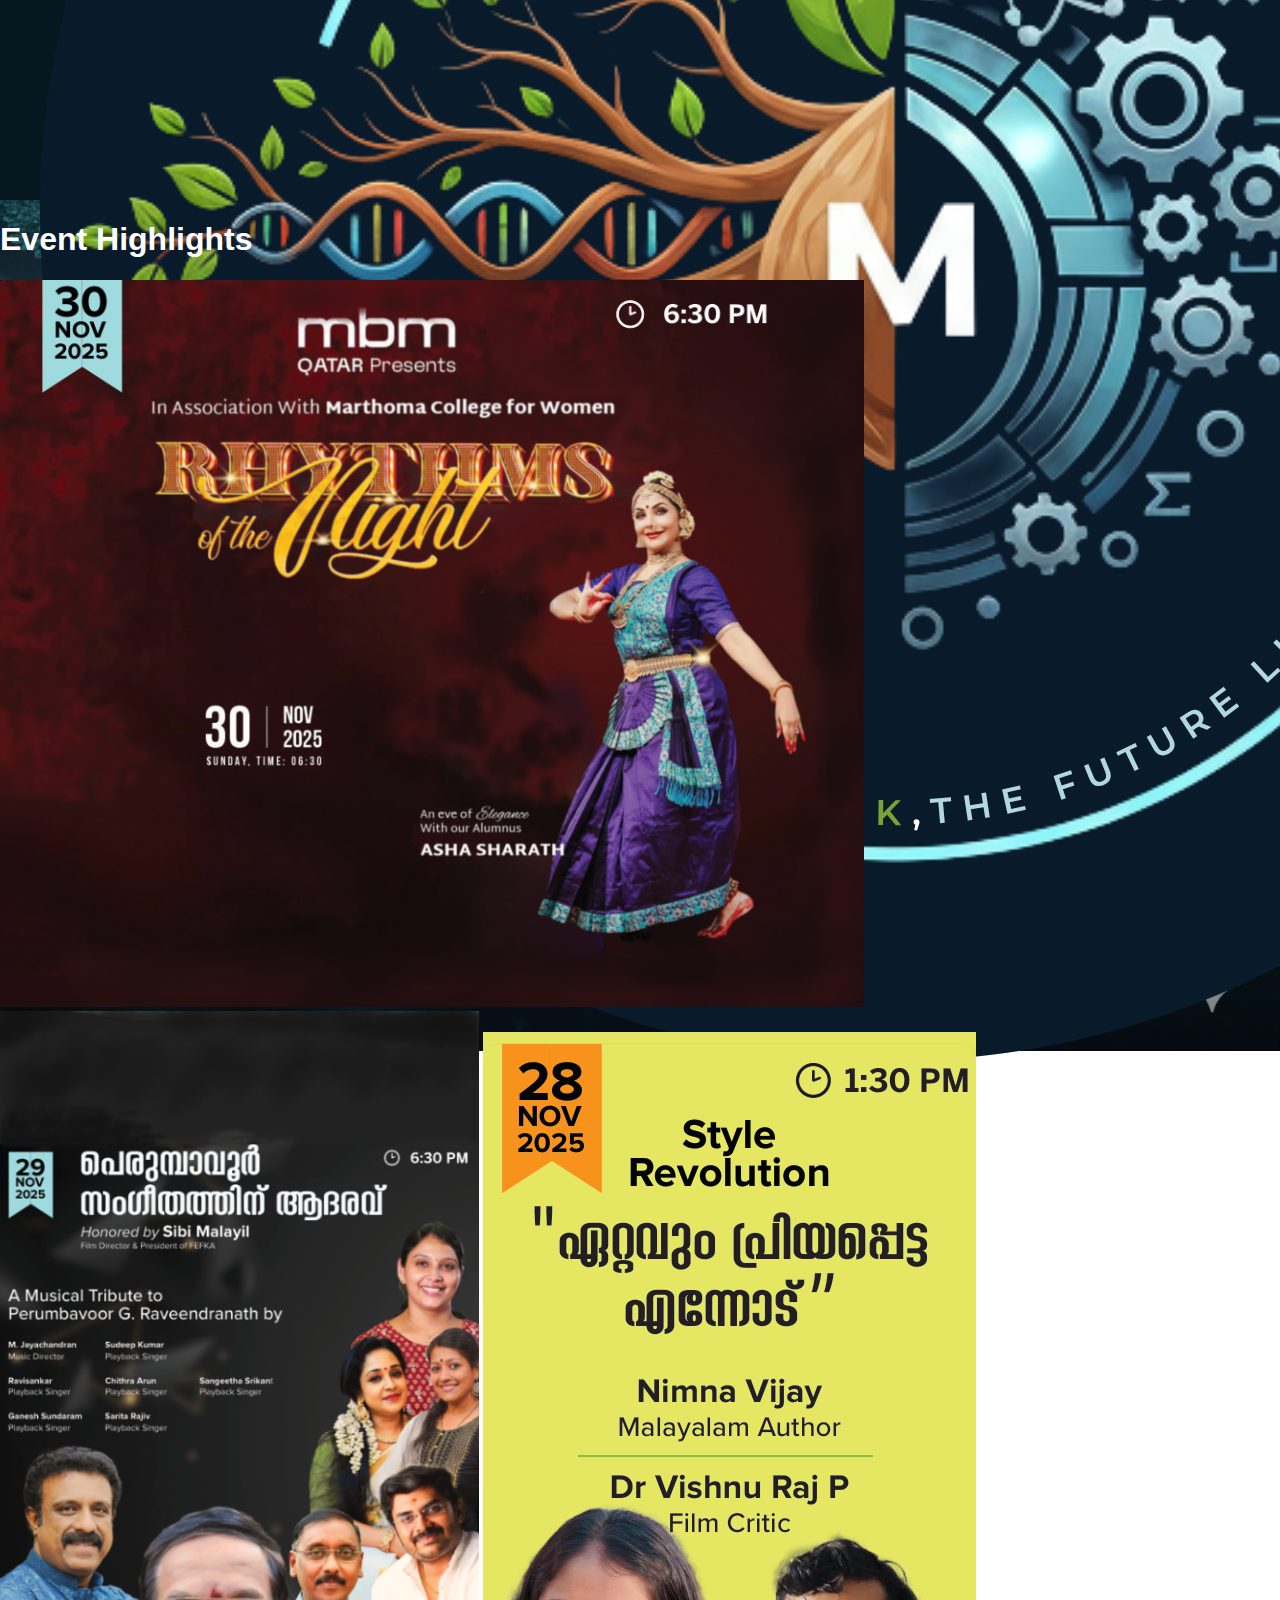
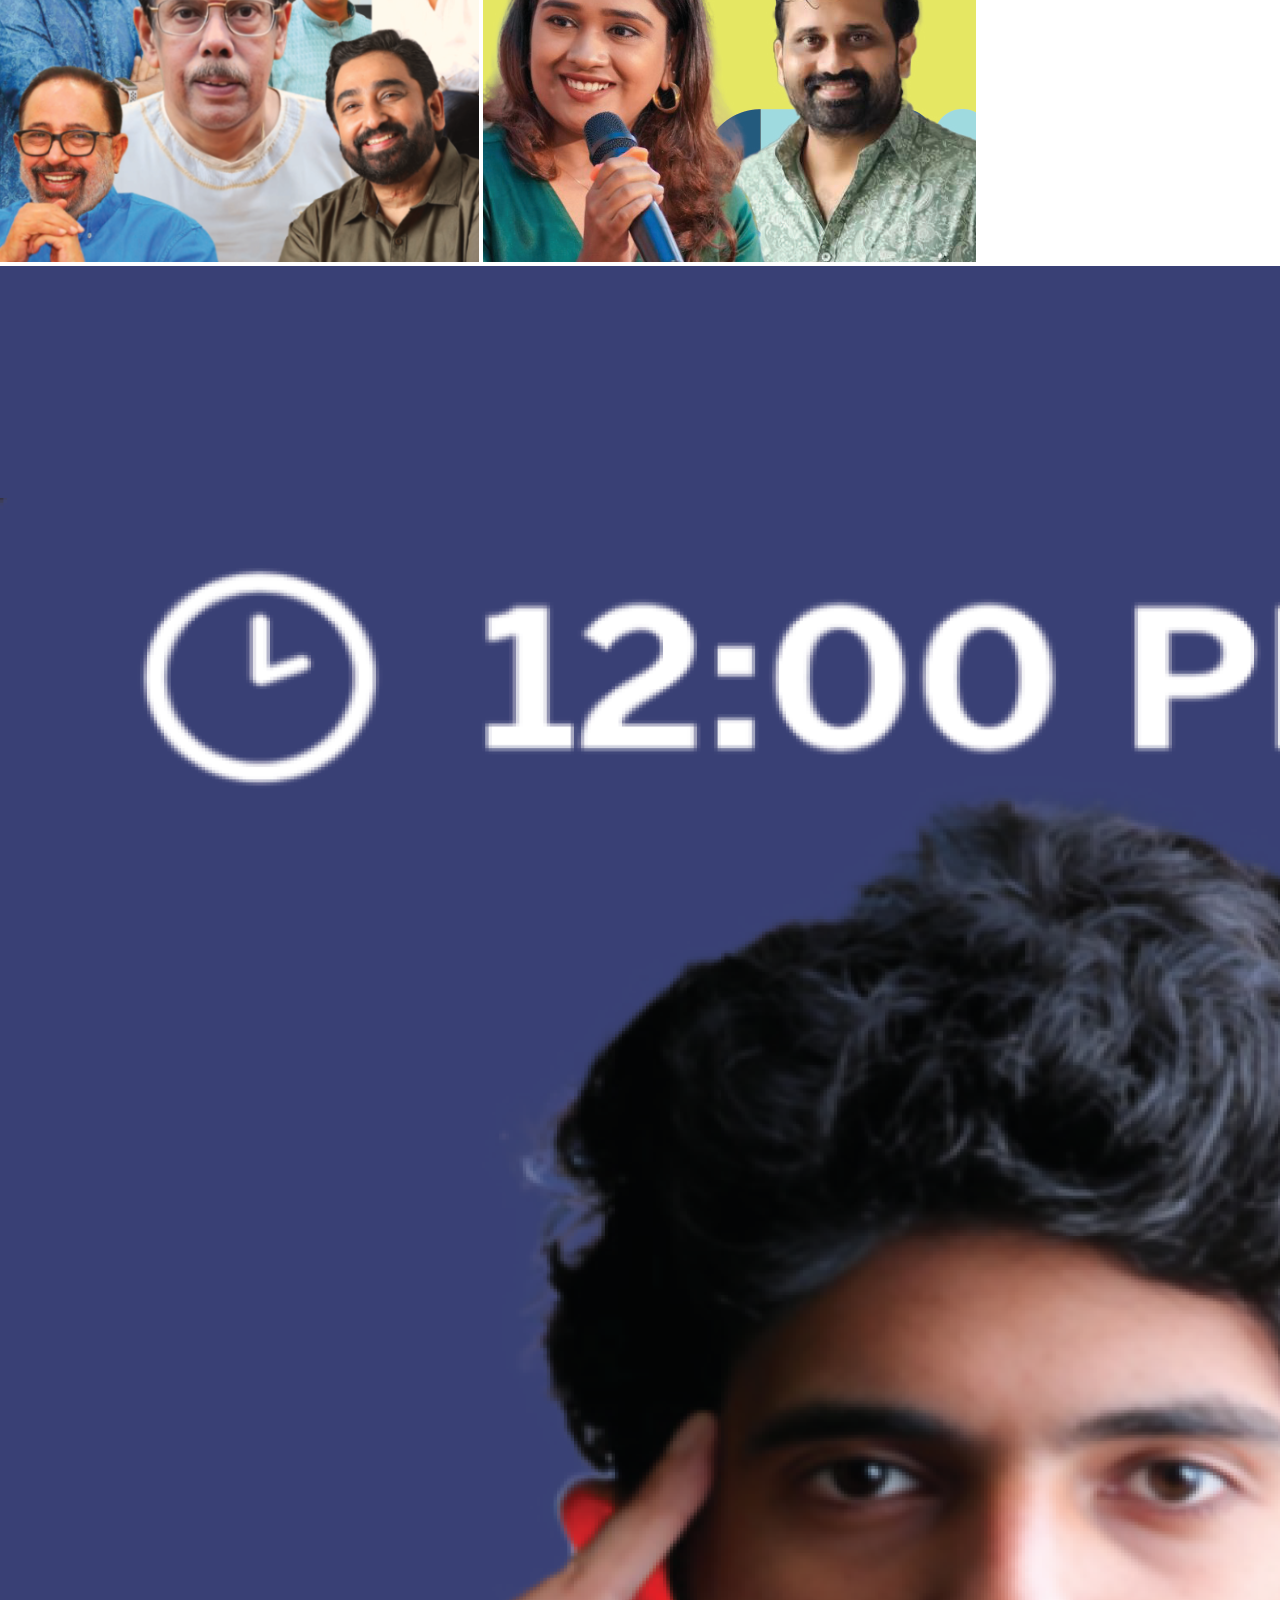
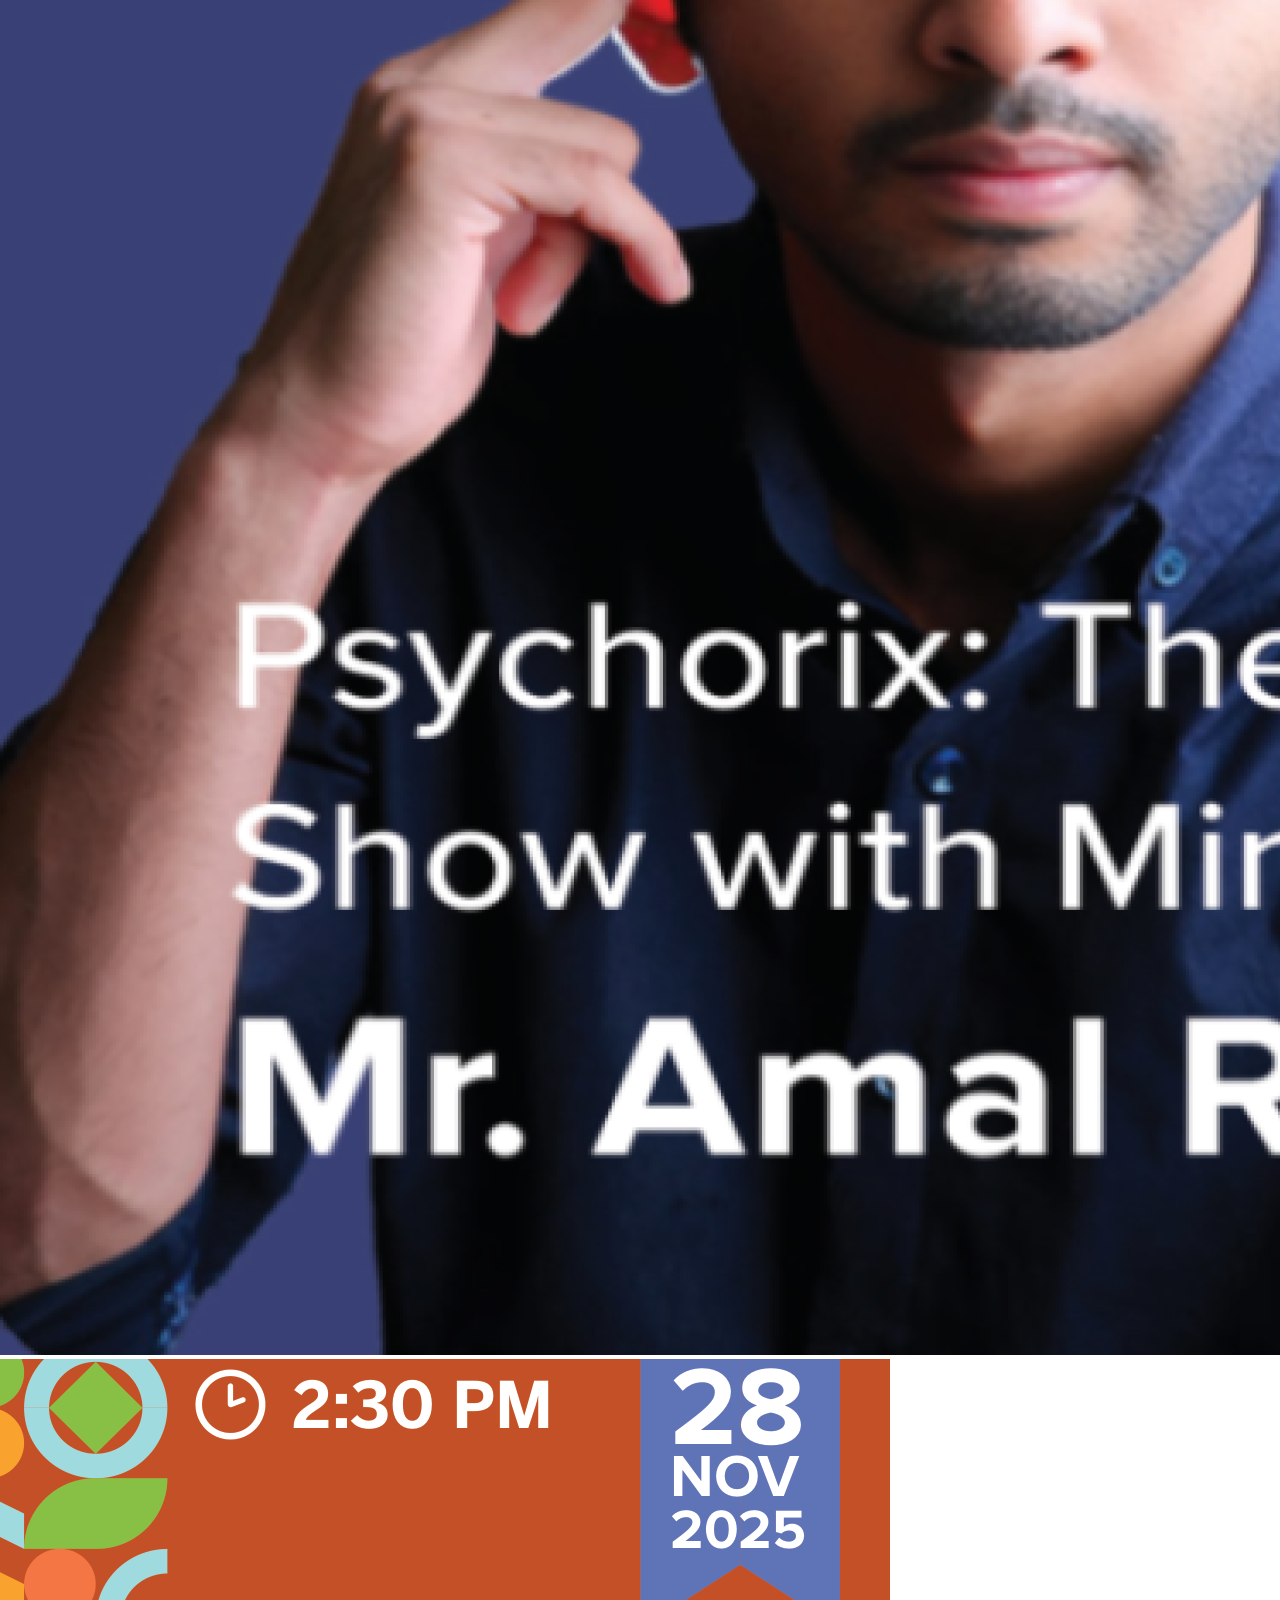
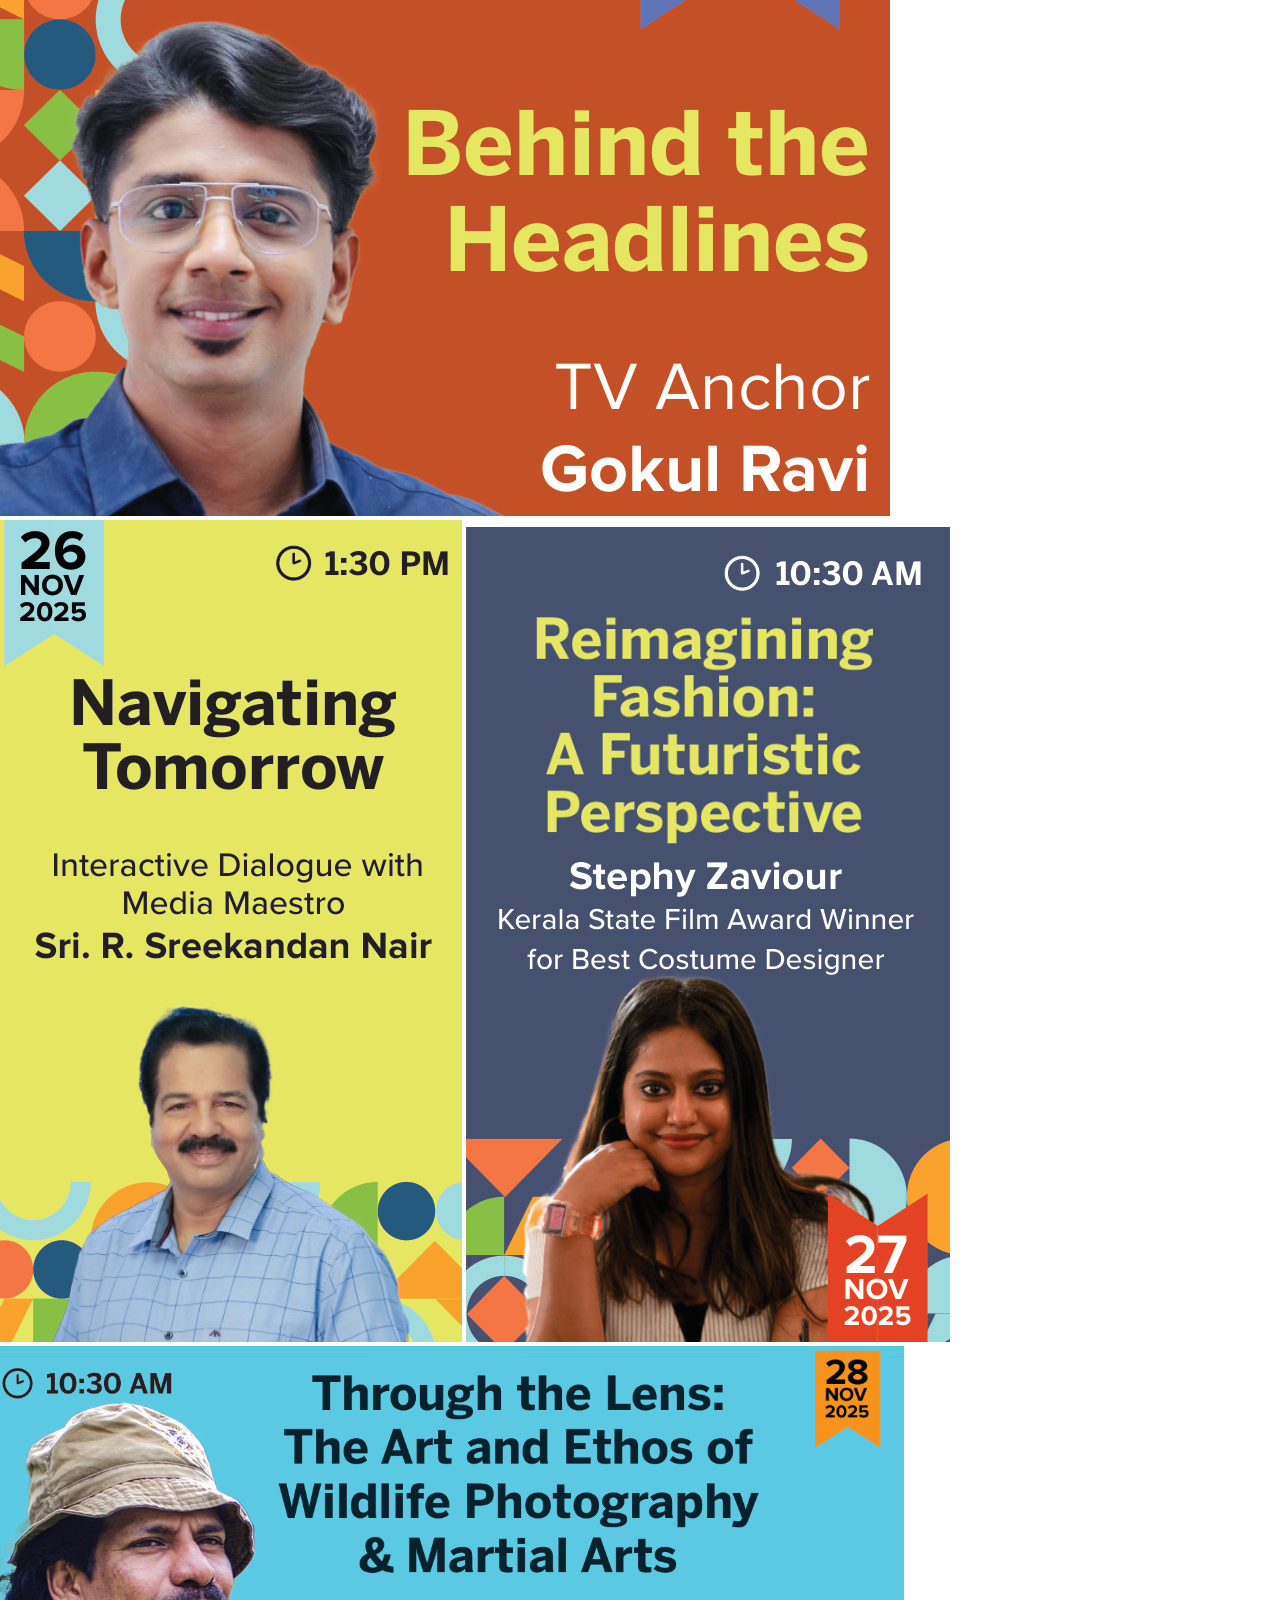
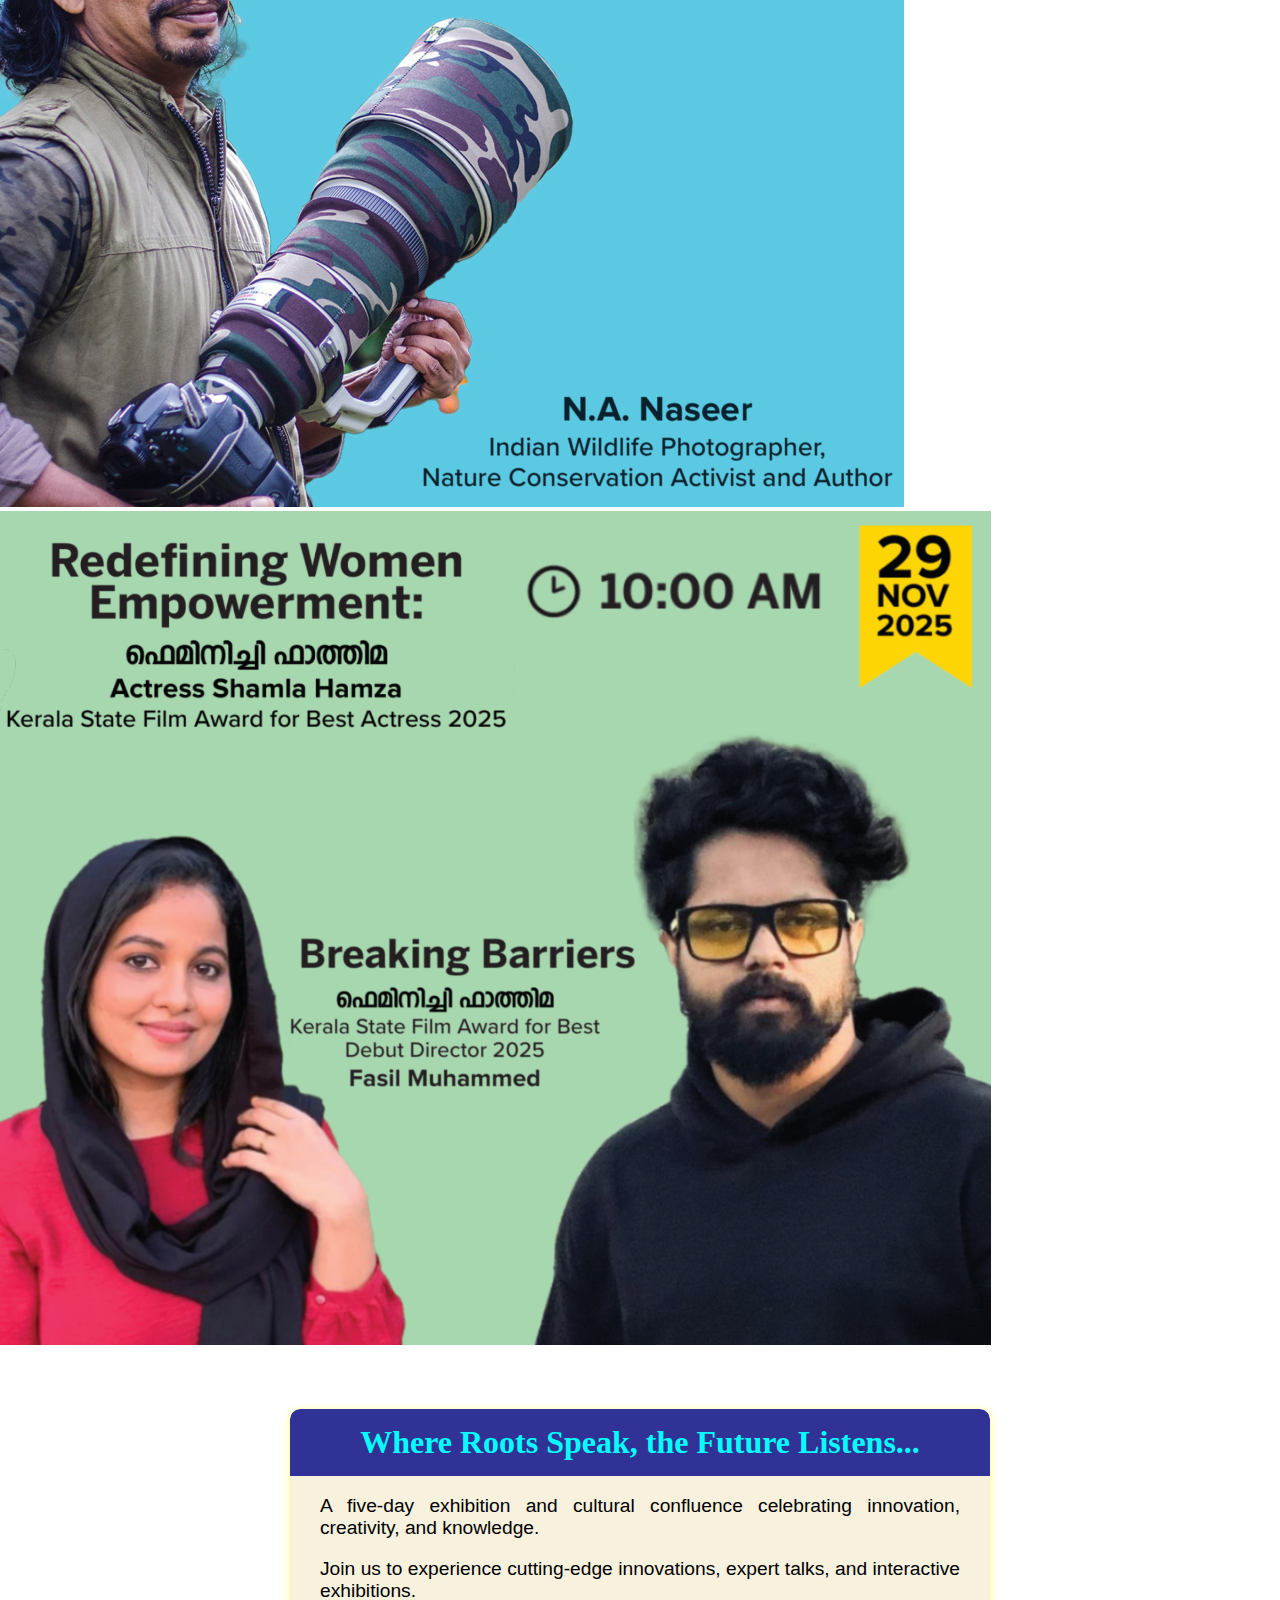
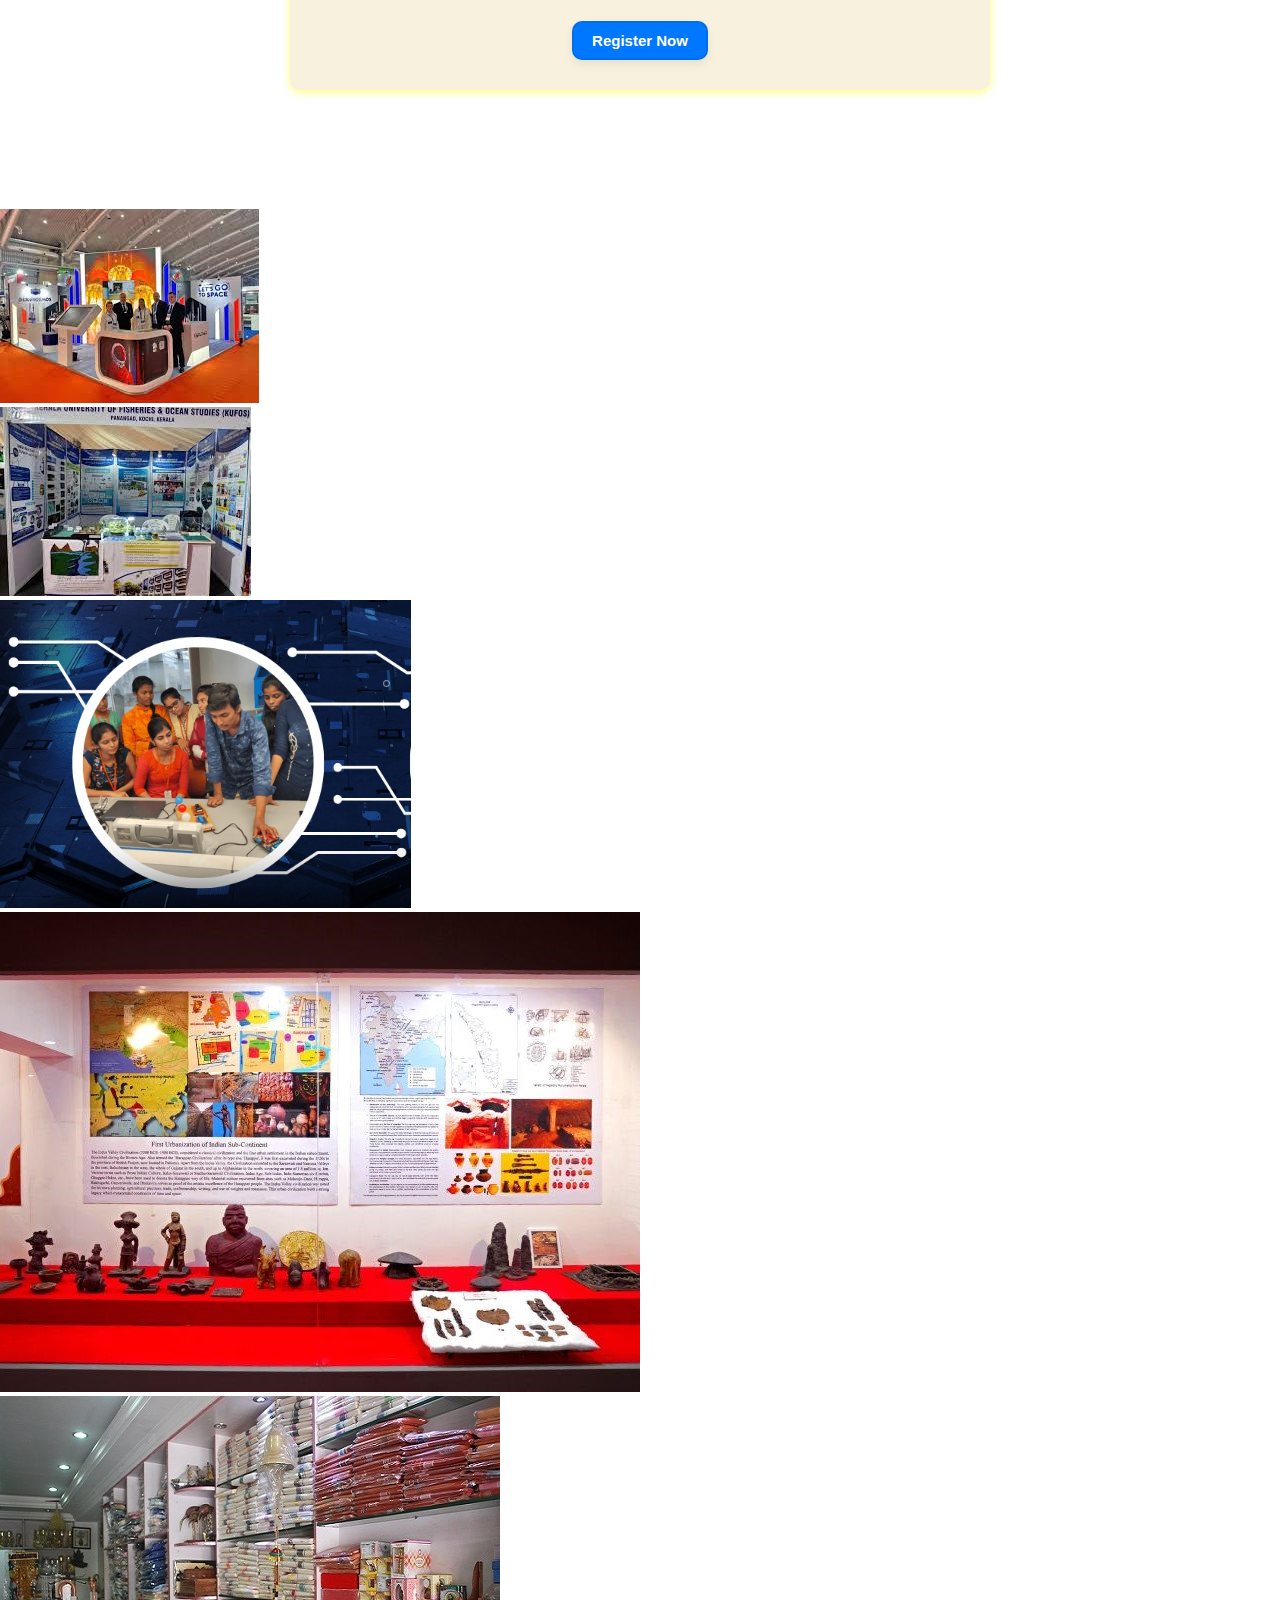
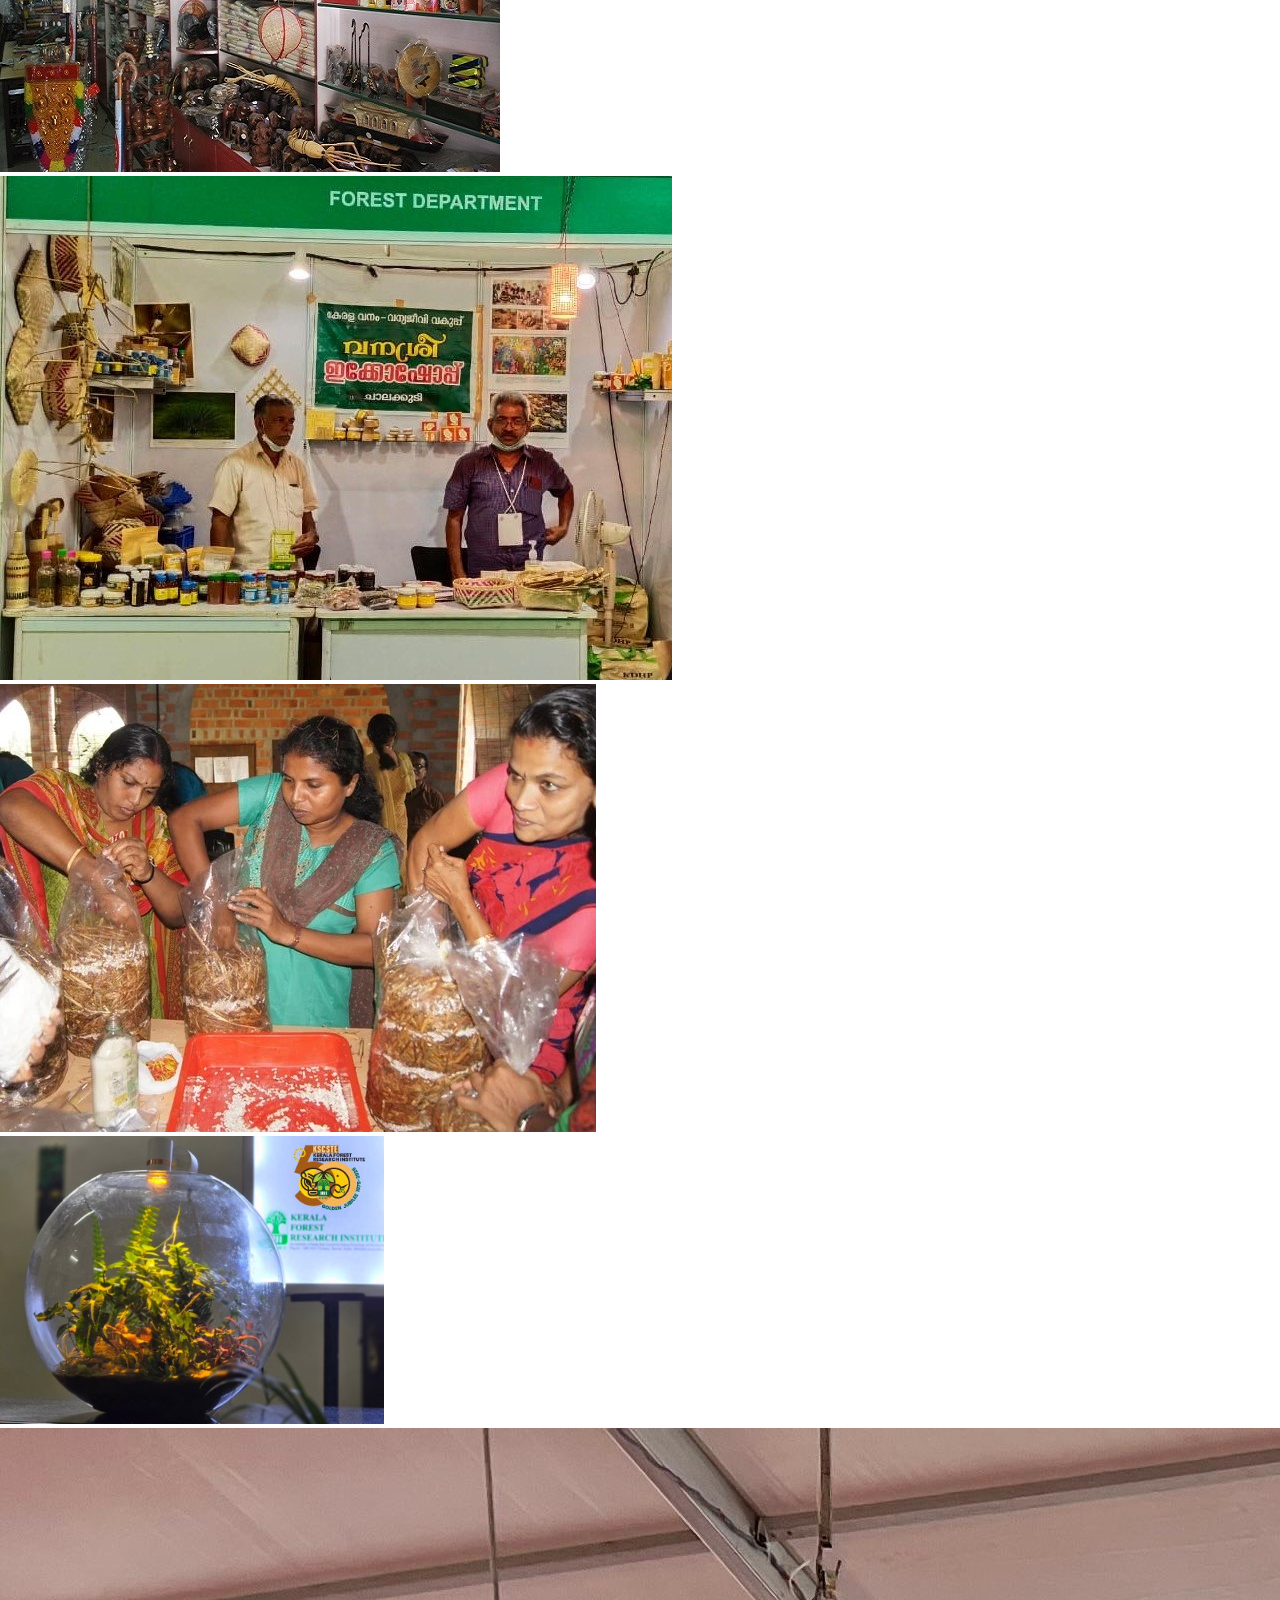
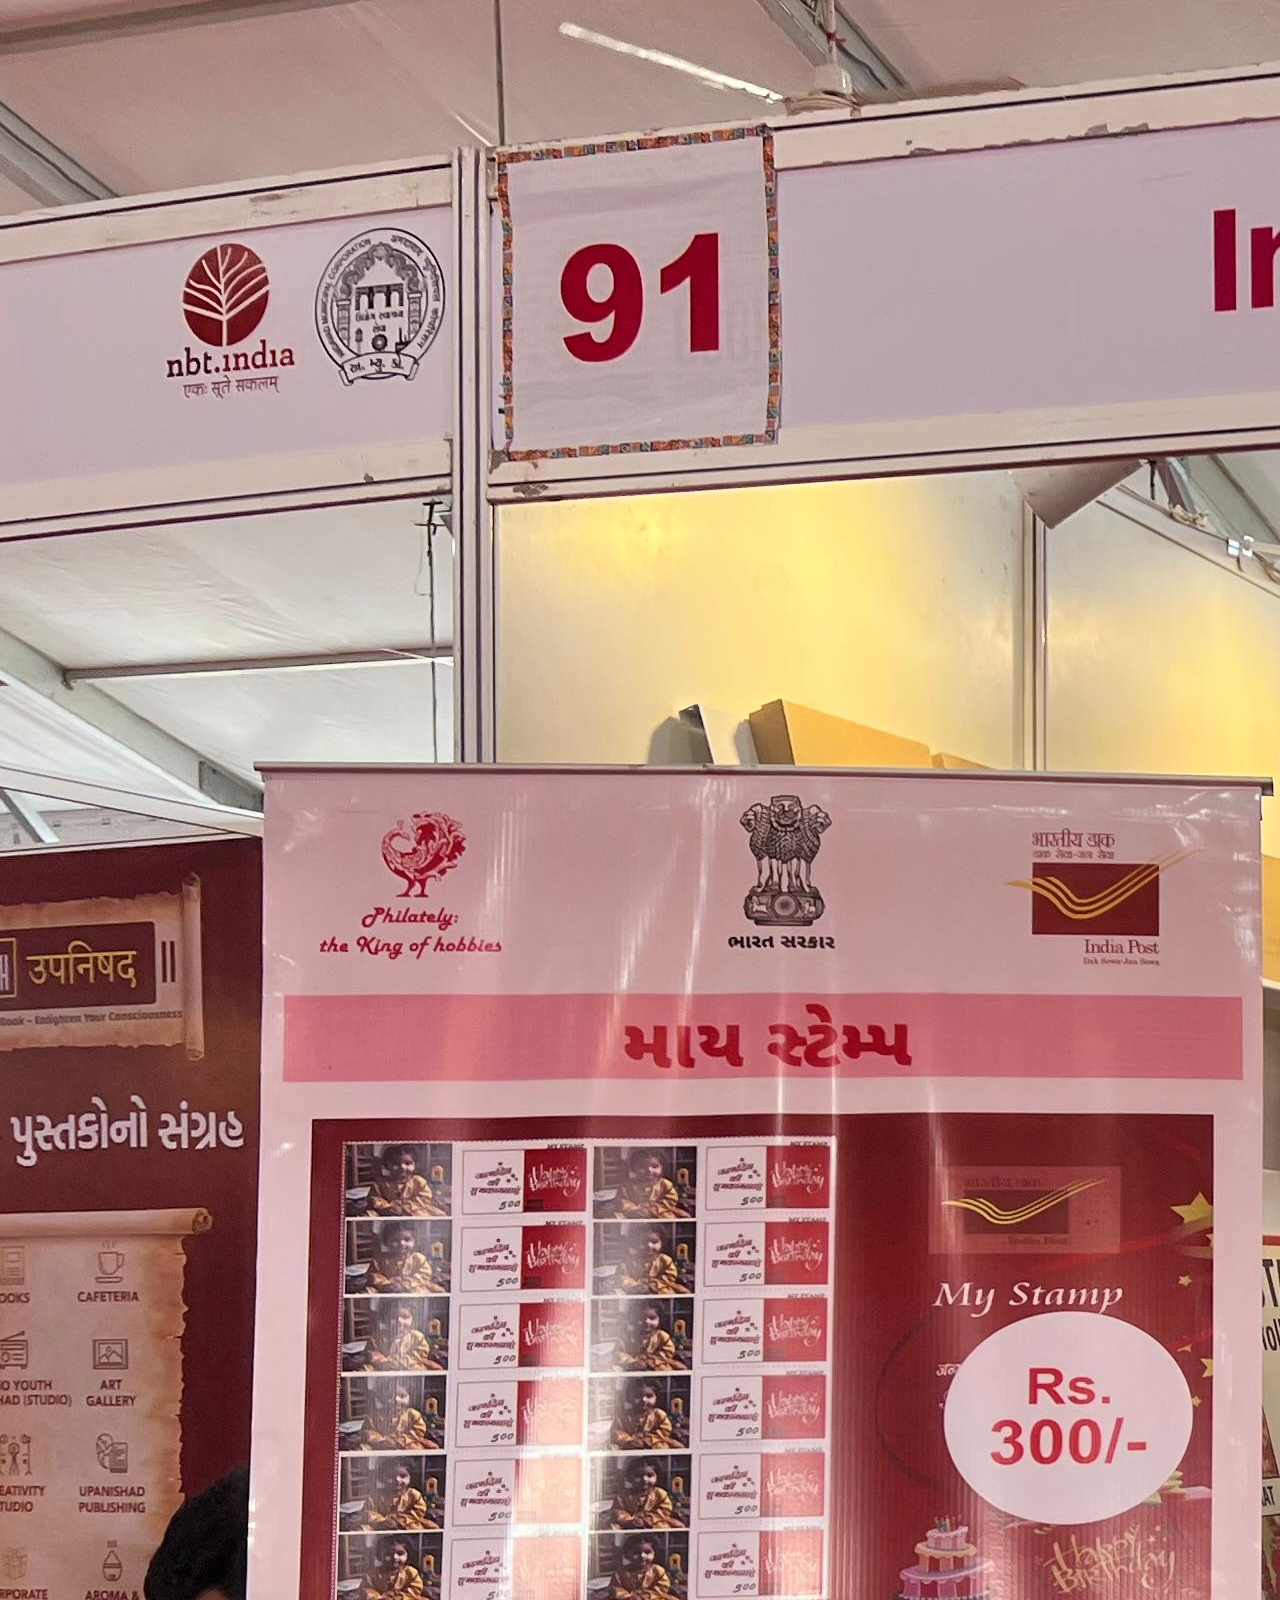
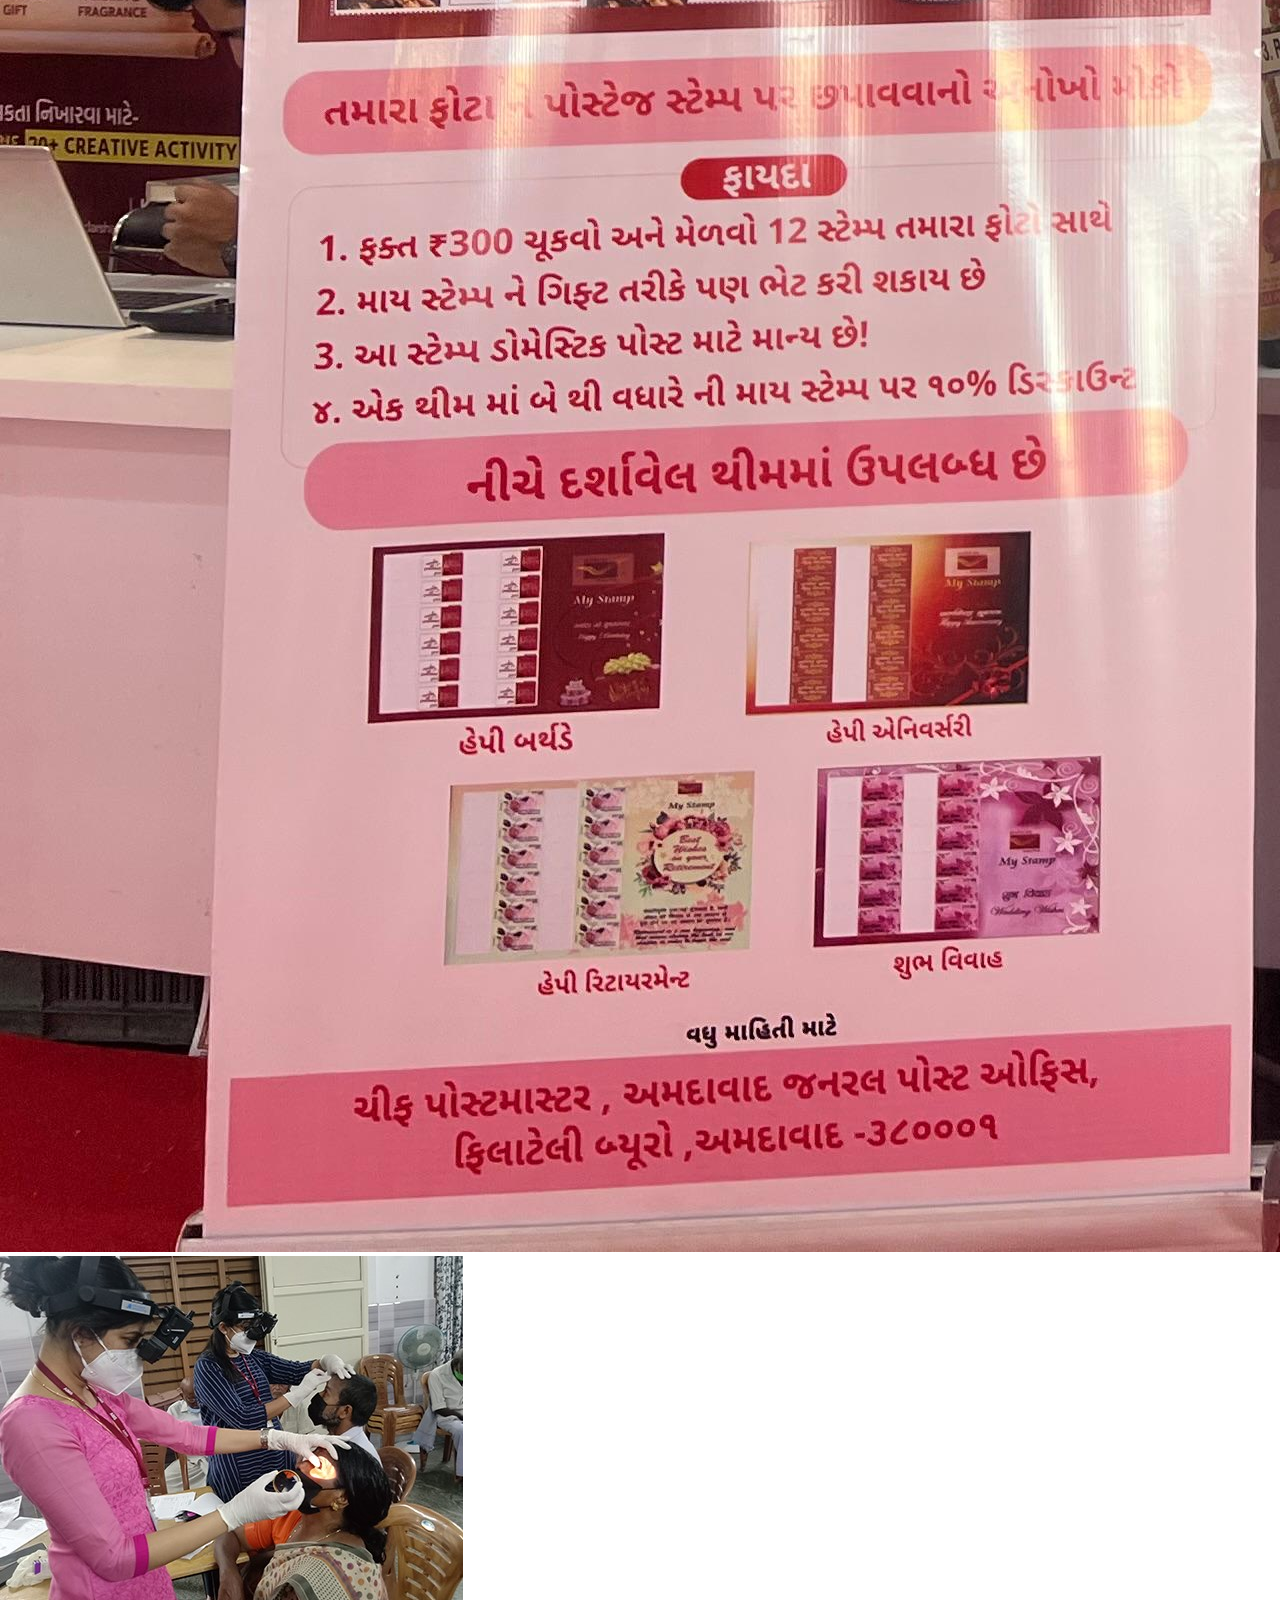
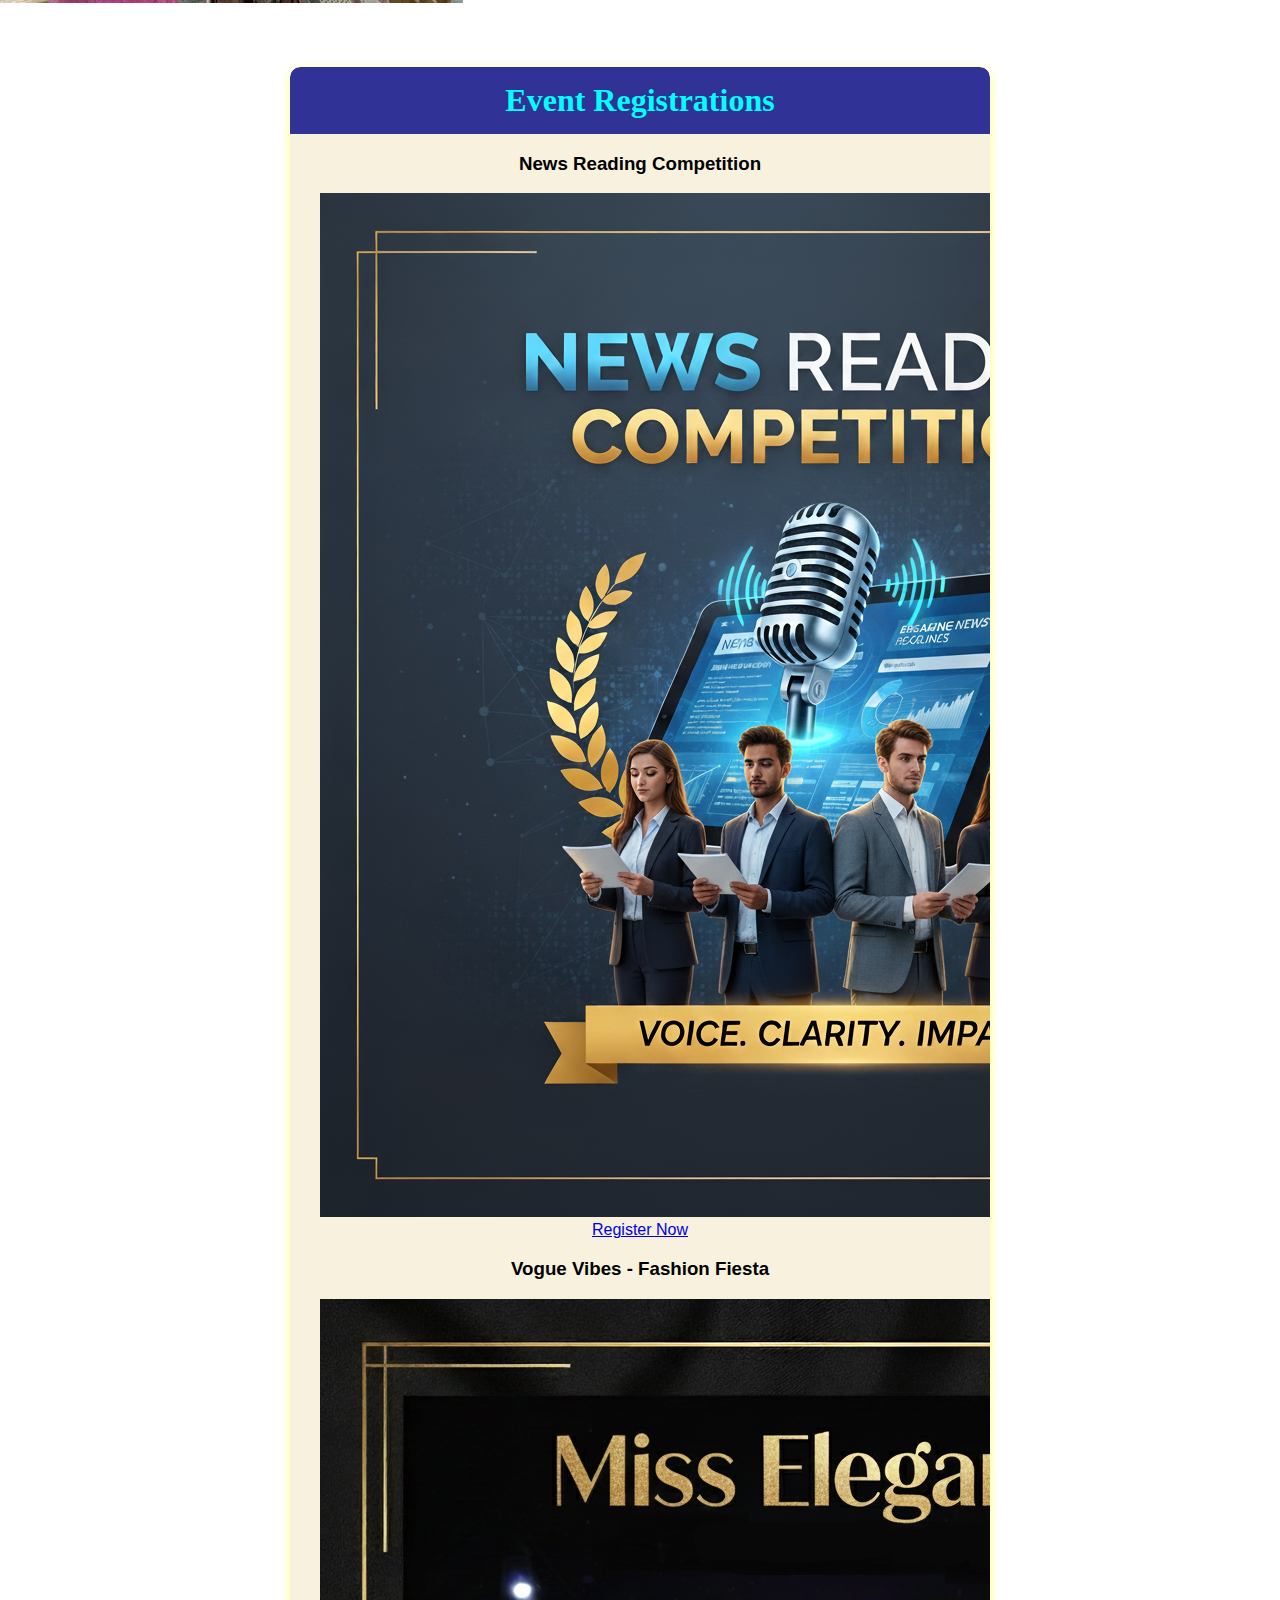
<file: index.html>
<!DOCTYPE html>
<html lang="en">



<head>
  <meta charset="UTF-8">
  <title>MARTHOMEX 2K25</title>
  <link rel="stylesheet" href="css/style.css">
  <!-- <link rel="stylesheet" href="css/slider.css"> -->
  <link href="https://fonts.cdnfonts.com/css/gagalin" rel="stylesheet">
  <link href="https://fonts.googleapis.com/css2?family=Monoton&display=swap" rel="stylesheet">
</head>

</body id="index">

<!-- main heading -->
<header class="main">
  <div class="logo">
    <img src="images/MTCW_logo.png" alt="MTCW LOGO">
    <h1>Mar Thoma College for Women, Perumbavoor</h1>
  </div>
  <nav class="nav_main">
    <a href="index.html" class="active">Home</a>
    <a href="about.html">About</a>
    <a href="schedule.html">Schedule</a>
    <a href="events.html">Events</a>
    <a href="registration.html">Register</a>
    <!-- <a href="stalls.html">Stalls</a> -->
    <a href="brochures.html">Brochures</a>
    <a href="contact.html">Contact</a>
  </nav>
</header>


<header id="title_marthomex">
  <div class="logo">
    <div class="title-block">
      <h1>MARTHOMEX 2K25</h1>
      <h2>26-30 November 2025</h2>
    </div>
    <img src="images/marthomex_logo.png" alt="marthomax logo">
  </div>
</header>







<div class="three-box">
  <div class="s1">
    <div id="event_highlight">
      <h1>Event Highlights</h1>


      <div id="event_fade">

        <!-- SLIDE 1: Landscape -->
        <div class="slide">
          <img src="images/home_page/event_highlight/assha_sharath.png">
        </div>

        <!-- SLIDE 2: Two Portraits -->
        <div class="slide portrait-set">
          <img src="images/home_page/event_highlight/musical_tribute.png">
          <img src="images/home_page/event_highlight/nimna_vijay.png">
        </div>

        <!-- SLIDE 3: Landscape -->
        <div class="slide">
          <img src="images/home_page/event_highlight/amal_ramesh.png">
        </div>

        <!-- SLIDE 4: Landscape -->
        <div class="slide">
          <img src="images/home_page/event_highlight/gokul_ravi.png">
        </div>


        <!-- SLIDE 5: Two Portraits -->
        <div class="slide portrait-set">
          <img src="images/home_page/event_highlight/sreekandan_nair.png">
          <img src="images/home_page/event_highlight/stephy_zaviour.png">
        </div>


        <!-- SLIDE 6: Landscape -->
        <div class="slide">
          <img src="images/home_page/event_highlight/naseer.png">
        </div>


        <!-- SLIDE 7: Landscape -->
        <div class="slide">
          <img src="images/home_page/event_highlight/shamla_hamza.png">
        </div>


      </div>
    </div>
  </div>
  <div class="s2">
    <section id="welcome">
      <div class="content-box">
        <h1>Where Roots Speak, the Future Listens...</h1>
        <p>A five-day exhibition and cultural confluence celebrating innovation, creativity, and knowledge.</p>
        <p>Join us to experience cutting-edge innovations, expert talks, and interactive exhibitions.</p>

        <a href="registration.html" class="register-btn">Register Now</a>
      </div>
    </section>
  </div>
  <div class="s3">
    <div id="stall_highlight">
      <h1>Stall Highlights</h1>


      <div id="stall_fade">

        <!-- Landscape -->
        <div class="slide"> <img src="images/stalls/ISRO.jpeg" alt=""></div>
        <div class="slide"> <img src="images/stalls/kufos.jpeg" alt=""></div>
        <div class="slide"> <img src="images/stalls/robogenesis.PNG" alt=""></div>
        <div class="slide"> <img src="images/stalls/archaeology.jpg" alt=""></div>
        <div class="slide"> <img src="images/stalls/card.jpeg" alt=""></div>
        <div class="slide"> <img src="images/stalls/vanashree.jpeg" alt=""></div>
        <div class="slide"> <img src="images/stalls/ties.jpg" alt=""></div>
        <div class="slide"> <img src="images/stalls/kfri.png" alt=" "></div>
        <div class="slide"> <img src="images/stalls/postal_department.jpeg" alt=""></div>
        <div class="slide"> <img src="images/stalls/bhavani_foundation.jpg" alt=""></div>
      </div>
      <!-- 10 images   -->
    </div>
  </div>
</div>


</div>


<section id="event-ribbon">
  <h1>Event Registrations</h1>

  <div class="ribbon-container">
    <div class="ribbon-track">

      <!-- EVENT 1 -->
      <div class="event-box">
        <h3 class="event-title">News Reading Competition</h3>

        <img src="images/home_page/competitions/news_reading.png" alt="Event Image" class="event-image">

        <a href="registration.html#reg_rews_reading" class="event-btn">Register Now</a>
      </div>


      <!-- EVENT 2 -->
      <div class="event-box">
        <h3 class="event-title">Vogue Vibes - Fashion Fiesta</h3>

        <img src="images/home_page/competitions/fashion_show.png" alt="Event Image" class="event-image">

        <a href="registration.html#reg_fashion show" class="event-btn">Register Now</a>
      </div>

      <!-- EVENT 3 -->
      <div class="event-box">
        <h3 class="event-title">Storyscape: Cover Story Competition</h3>

        <img src="images/home_page/competitions/storyscape.png" alt="Event Image" class="event-image">

        <a href="registration.html#reg_storyscape" class="event-btn">Register Now</a>
      </div>

      <!-- EVENT 4 -->
      <div class="event-box">
        <h3 class="event-title">Taal Tarang: Dance Fest</h3>

        <img src="images/home_page/competitions/dance_fest.png" alt="Event Image" class="event-image">

        <a href="registration.html#reg_dance_fest" class="event-btn">Register Now</a>
      </div>

      <!-- EVENT 5 -->
      <div class="event-box">
        <h3 class="event-title">Photography Competition</h3>

        <img src="images/home_page/competitions/photography.png" alt="Event Image" class="event-image">

        <a href="registration.html#reg_photography" class="event-btn">Register Now</a>
      </div>


      <!-- EVENT 6 -->
      <div class="event-box">
        <h3 class="event-title">Quiz up!</h3>


        <img src="images/home_page/competitions/quiz.png" alt="Event Image" class="event-image">

        <a href="registration.html#reg_quiz" class="event-btn">Register Now</a>
      </div>

      <!-- DUPLICATE for infinite scroll -->

      <!-- EVENT 1 -->
      <div class="event-box">
        <h3 class="event-title">News Reading Competition</h3>

        <img src="images/home_page/competitions/news_reading.png" alt="Event Image" class="event-image">

        <a href="registration.html#reg_rews_reading" class="event-btn">Register Now</a>
      </div>


      <!-- EVENT 2 -->
      <div class="event-box">
        <h3 class="event-title">Vogue Vibes - Fashion Fiesta</h3>

        <img src="images/home_page/competitions/fashion_show.png" alt="Event Image" class="event-image">

        <a href="registration.html#reg_fashion show" class="event-btn">Register Now</a>
      </div>

      <!-- EVENT 3 -->
      <div class="event-box">
        <h3 class="event-title">Storyscape: Cover Story Competition</h3>

        <img src="images/home_page/competitions/storyscape.png" alt="Event Image" class="event-image">

        <a href="registration.html#reg_storyscape" class="event-btn">Register Now</a>
      </div>

      <!-- EVENT 4 -->
      <div class="event-box">
        <h3 class="event-title">Taal Tarang: Dance Fest</h3>

        <img src="images/home_page/competitions/dance_fest.png" alt="Event Image" class="event-image">

        <a href="registration.html#reg_dance_fest" class="event-btn">Register Now</a>
      </div>

      <!-- EVENT 5 -->
      <div class="event-box">
        <h3 class="event-title">Photography Competition</h3>

        <img src="images/home_page/competitions/photography.png" alt="Event Image" class="event-image">

        <a href="registration.html#reg_photography" class="event-btn">Register Now</a>
      </div>


      <!-- EVENT 6 -->
      <div class="event-box">
        <h3 class="event-title">Quiz up!</h3>
        <h3></h3>

        <img src="images/home_page/competitions/quiz.png" alt="Event Image" class="event-image">

        <a href="registration.html#reg_quiz" class="event-btn">Register Now</a>
      </div>

    </div>
  </div>
</section>



<footer>
  <div class="logo">
    <img src="images/marthomex_logo.png" alt="">
    <h1> &copy; MARTHOMEX 2K25 | Organized by Mar Thoma College for Women, Perumbavoor. All rights received.
    </h1>
  </div>
</footer>

</html>
</file>
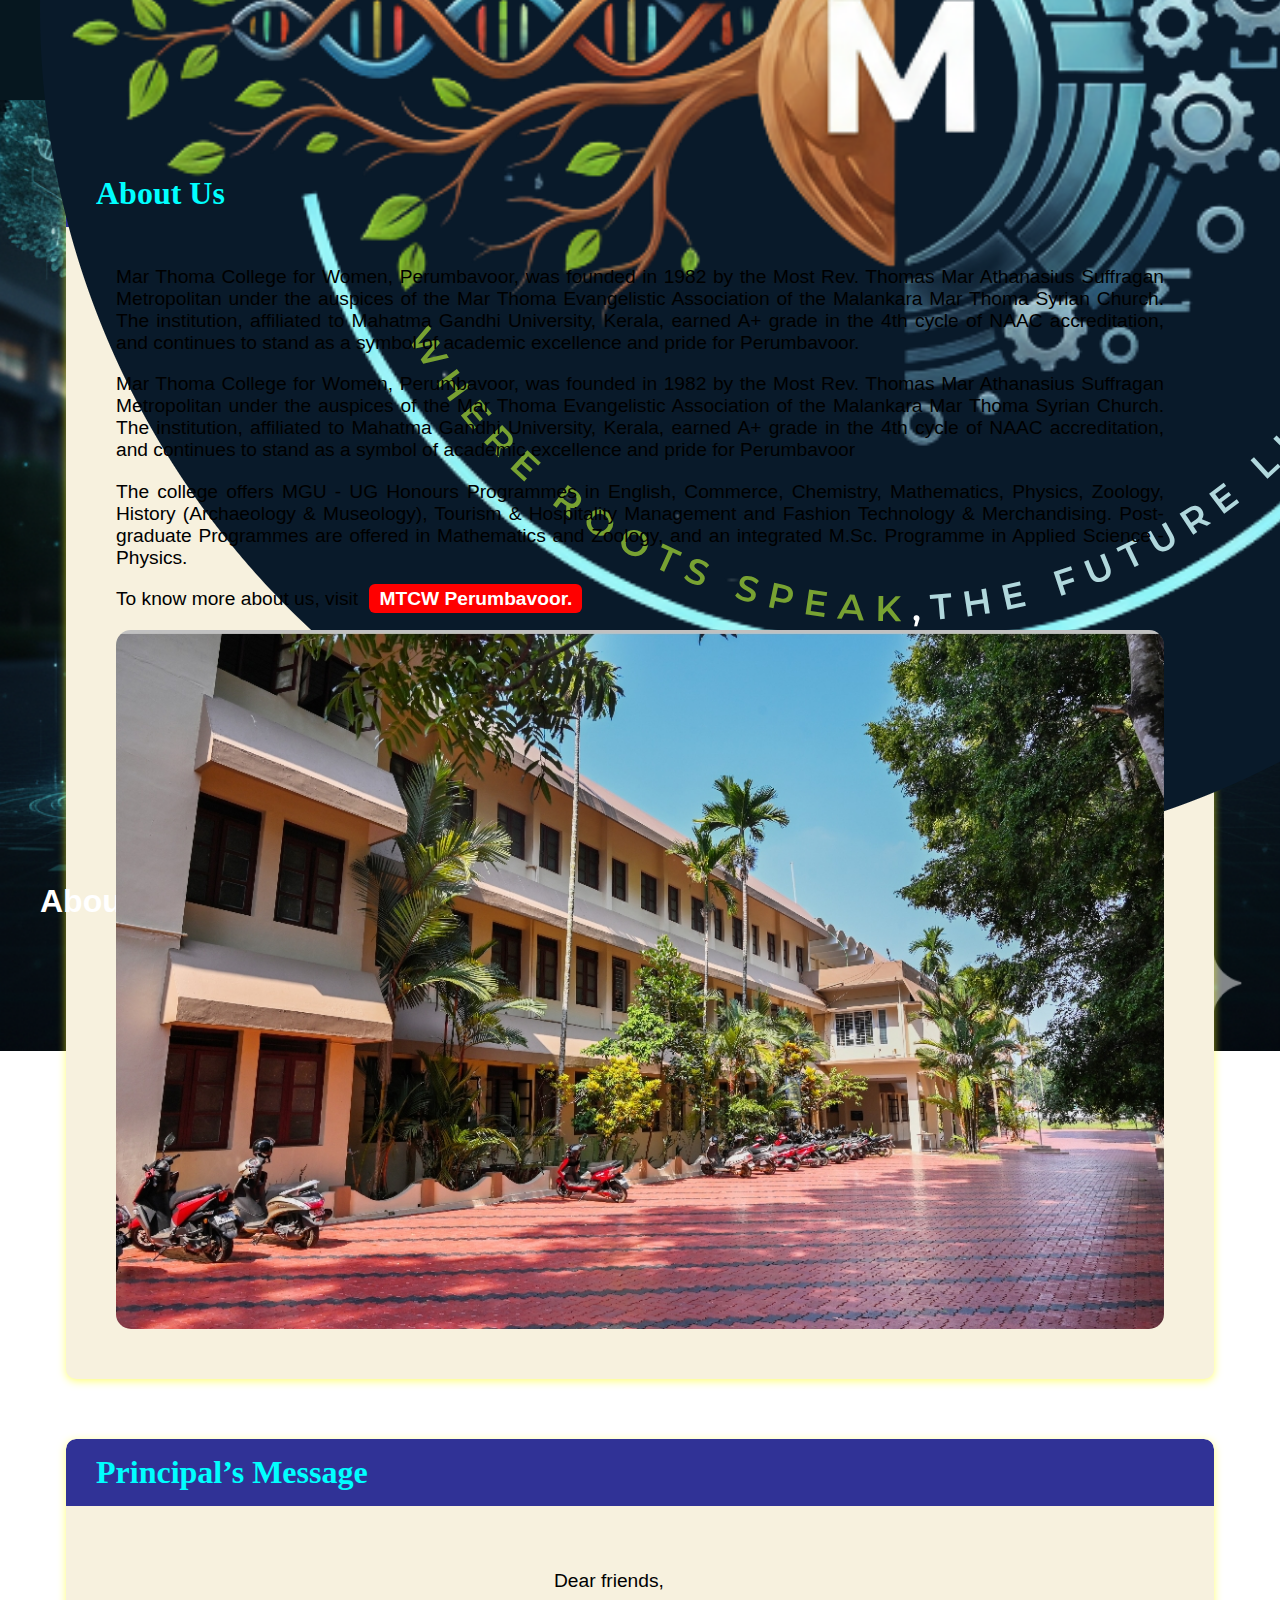
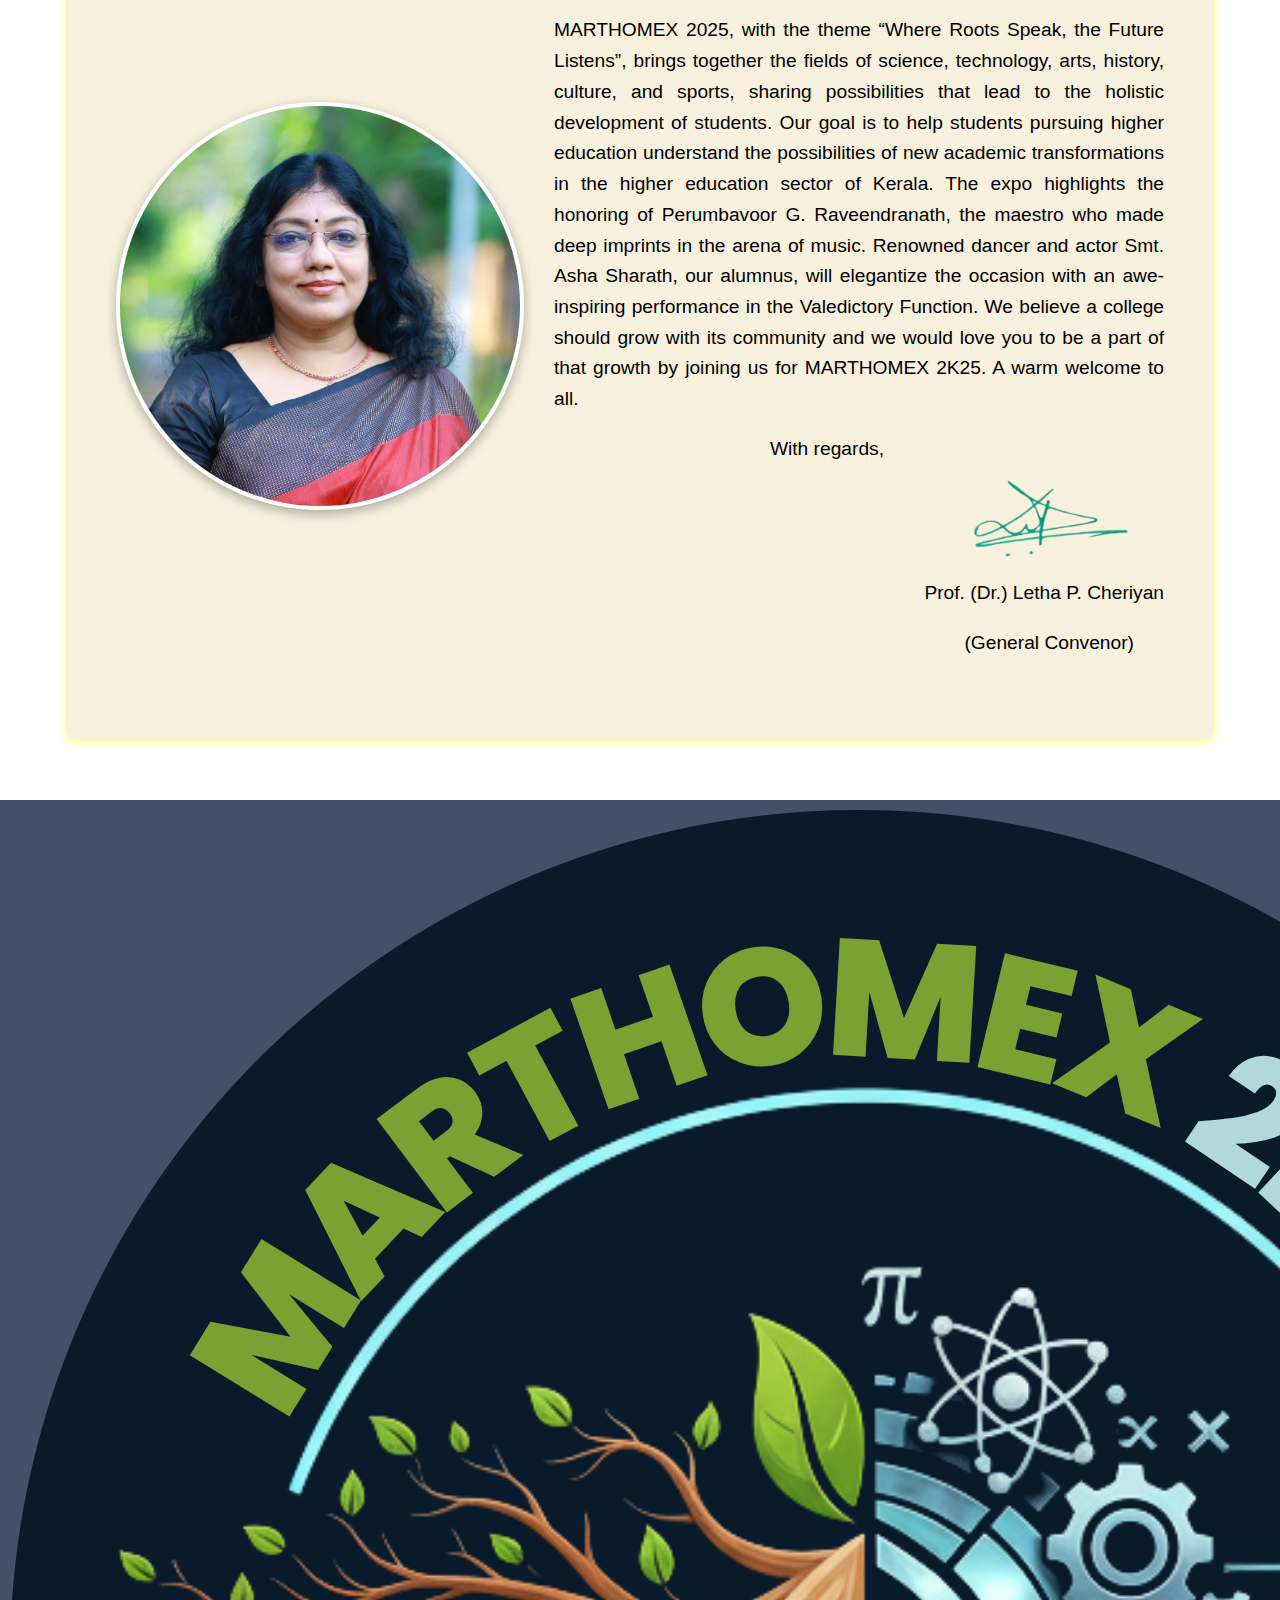
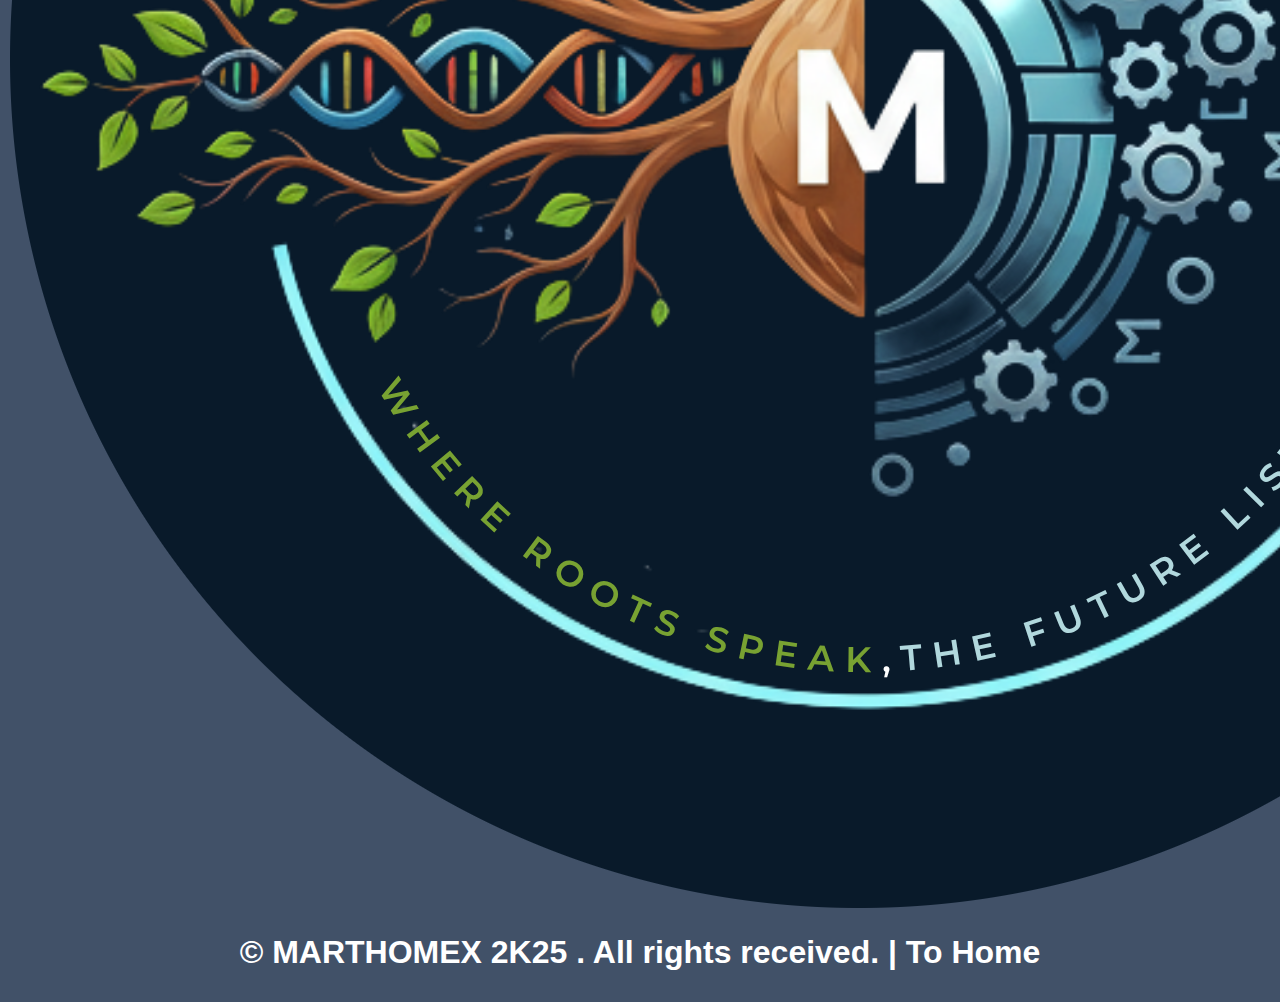
<file: about.html>
<!DOCTYPE html>
<html lang="en">

<head>
  <meta charset="UTF-8">
  <title>About - MARTHOMEX 2K25</title>
  <link rel="stylesheet" href="css/style.css">
</head>

<body id="about">
  <!-- main heading -->
  <header class="main">
    <div class="logo">
      <img src="images/marthomex_logo.png" alt="MTCW LOGO">
      <h1>About MARTHOMAEX 2K25</h1>
    </div>
    <nav class="nav_main">
      <a href="index.html" class="active">Home</a>
      <a href="about.html">About</a>
      <a href="schedule.html">Schedule</a>
      <a href="events.html">Events</a>
      <a href="registration.html">Register</a>
      <!-- <a href="stalls.html">Stalls</a> -->
      <a href="brochures.html">Brochures</a>
      <a href="contact.html">Contact</a>
    </nav>
  </header>

  <section id="about_us">
    <h1>About Us</h1>
    <div class="about-container">

      <div class="about-text">

        <P>Mar Thoma College for Women, Perumbavoor,
          was founded in 1982 by the Most Rev. Thomas
          Mar Athanasius Suffragan Metropolitan under
          the auspices of the Mar Thoma Evangelistic
          Association of the Malankara Mar Thoma Syrian
          Church. The institution, affiliated to Mahatma
          Gandhi University, Kerala, earned A+ grade
          in the 4th cycle of NAAC accreditation, and
          continues to stand as a symbol of academic
          excellence and pride for Perumbavoor.
        </P>

        <P>Mar Thoma College for Women, Perumbavoor,
          was founded in 1982 by the Most Rev. Thomas
          Mar Athanasius Suffragan Metropolitan under
          the auspices of the Mar Thoma Evangelistic
          Association of the Malankara Mar Thoma Syrian
          Church. The institution, affiliated to Mahatma
          Gandhi University, Kerala, earned A+ grade
          in the 4th cycle of NAAC accreditation, and
          continues to stand as a symbol of academic
          excellence and pride for Perumbavoor
        </p>

        <p>
          The college offers MGU - UG Honours Programmes in
          English, Commerce, Chemistry, Mathematics, Physics,
          Zoology, History (Archaeology & Museology), Tourism
          & Hospitality Management and Fashion Technology &
          Merchandising. Post-graduate Programmes are offered
          in Mathematics and Zoology, and an integrated M.Sc.
          Programme in Applied Science - Physics.
        </P>

        <p>
          To know more about us, visit

          <a href="https://marthomacollege.ac.in/college-profile/" class="mtcw-link" target="_blank">
            MTCW Perumbavoor.
          </a>

        </p>
      </div>

      <img src="images/MTCW_campus.jpg" alt="MTCW campus" class="about-image">

    </div>
  </section>

  <section id="principal_section">
    <h1>Principal’s Message</h1>
    <div class="principal-container">

      <!-- Left side: circular image -->
      <div class="principal-photo">
        <img src="images/Principal.jpeg" alt="Principal">
      </div>

      <!-- Right side: text -->
      <div class="principal-text">


        <p> Dear friends,</p>

        <p>MARTHOMEX 2025, with the theme “Where Roots Speak, the Future
          Listens”, brings together the fields of science, technology, arts, history,
          culture, and sports, sharing possibilities that lead to the holistic development of students. Our goal is to
          help students pursuing higher education understand the possibilities of new academic transformations in the
          higher education sector of Kerala. The expo highlights the honoring of
          Perumbavoor G. Raveendranath, the maestro who made deep imprints in
          the arena of music. Renowned dancer and actor Smt. Asha Sharath, our
          alumnus, will elegantize the occasion with an awe-inspiring performance
          in the Valedictory Function. We believe a college should grow with its
          community and we would love you to be a part of that growth by joining
          us for MARTHOMEX 2K25. A warm welcome to all.</p>

        <p id="regards">With regards,</p>

        <div id="signature-wrapper">
          <img id="signature" src="images/Signature of Principal.png" alt="Signature">
        </div>
        <p id="prof_letha">Prof. (Dr.) Letha P. Cheriyan
        </p>

        <p id="general_convenor">
          (General Convenor)</p>








      </div>

    </div>
  </section>


  <footer>
    <div class="logo">
      <img src="images/marthomex_logo.png" alt="">
      <h1> &copy; MARTHOMEX 2K25 . All rights received. | <a href="index.html">To Home</a>
      </h1>
    </div>
  </footer>

</html>
</file>
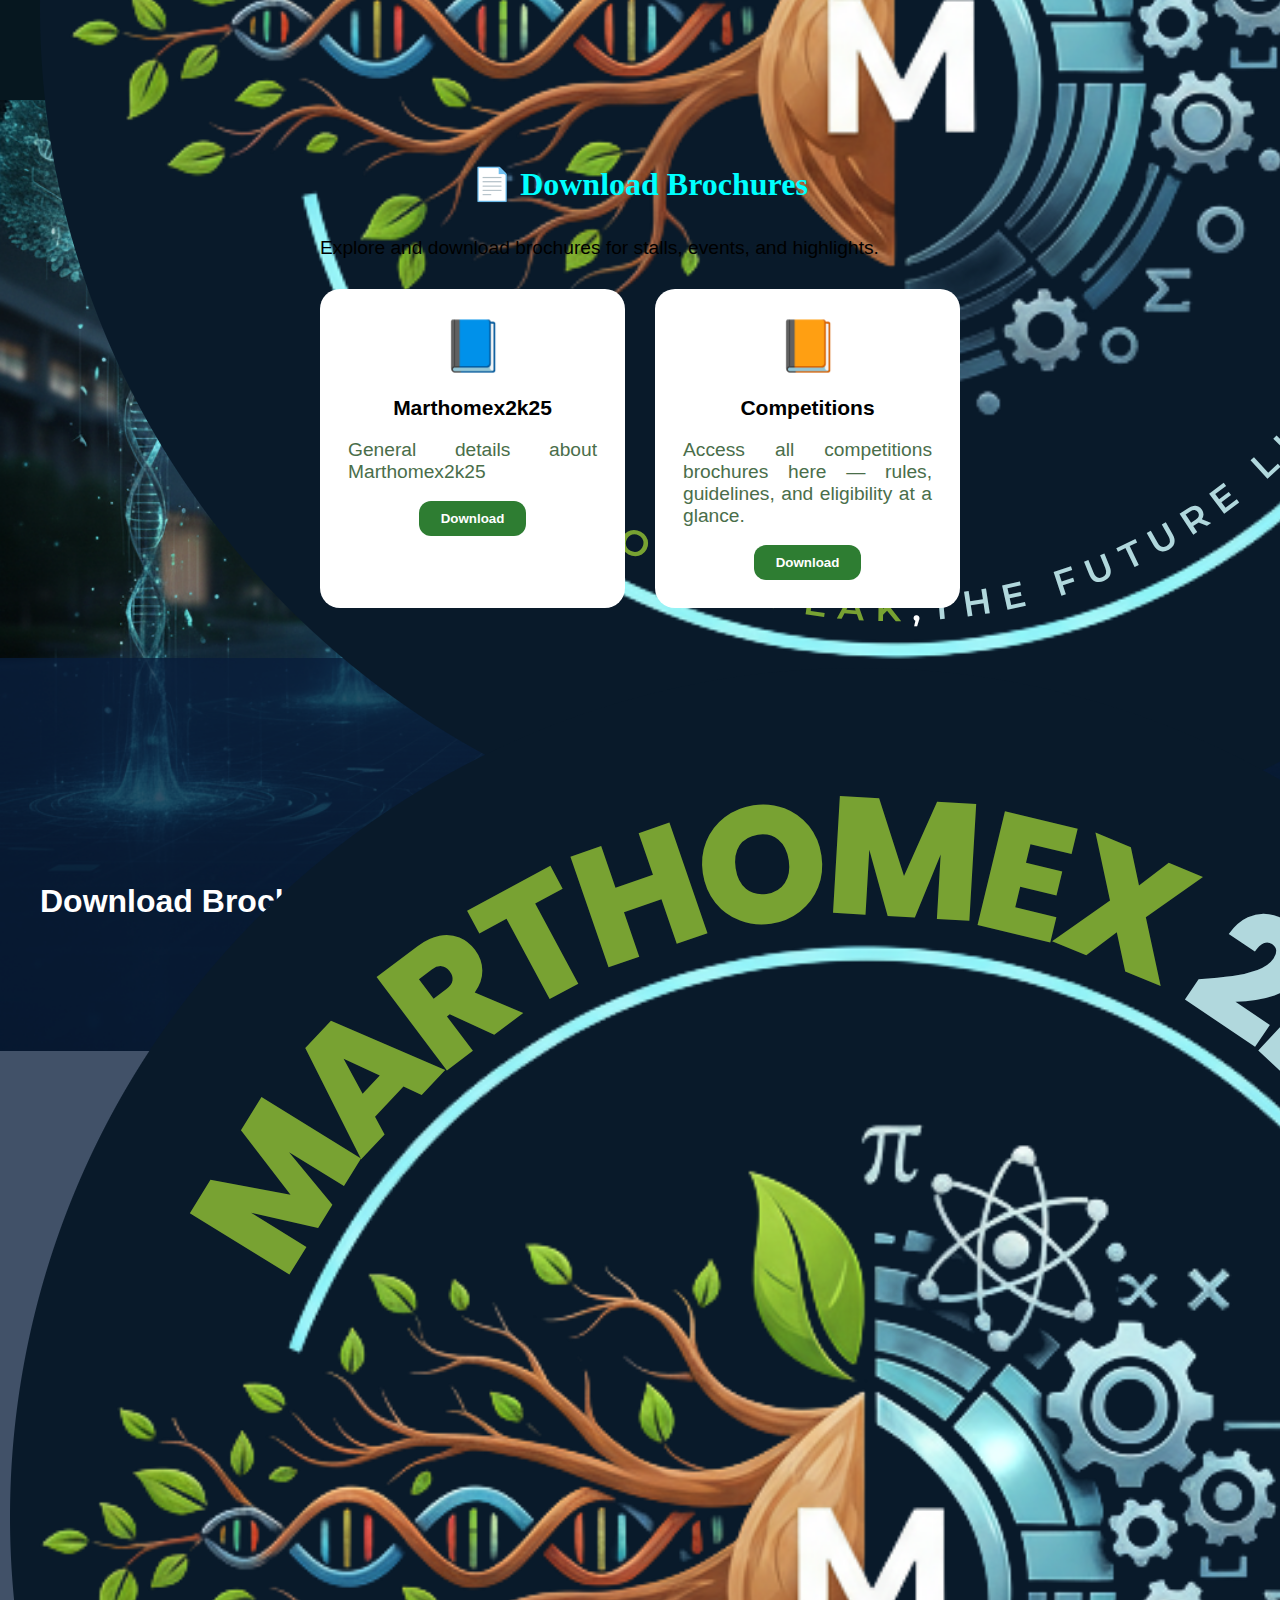
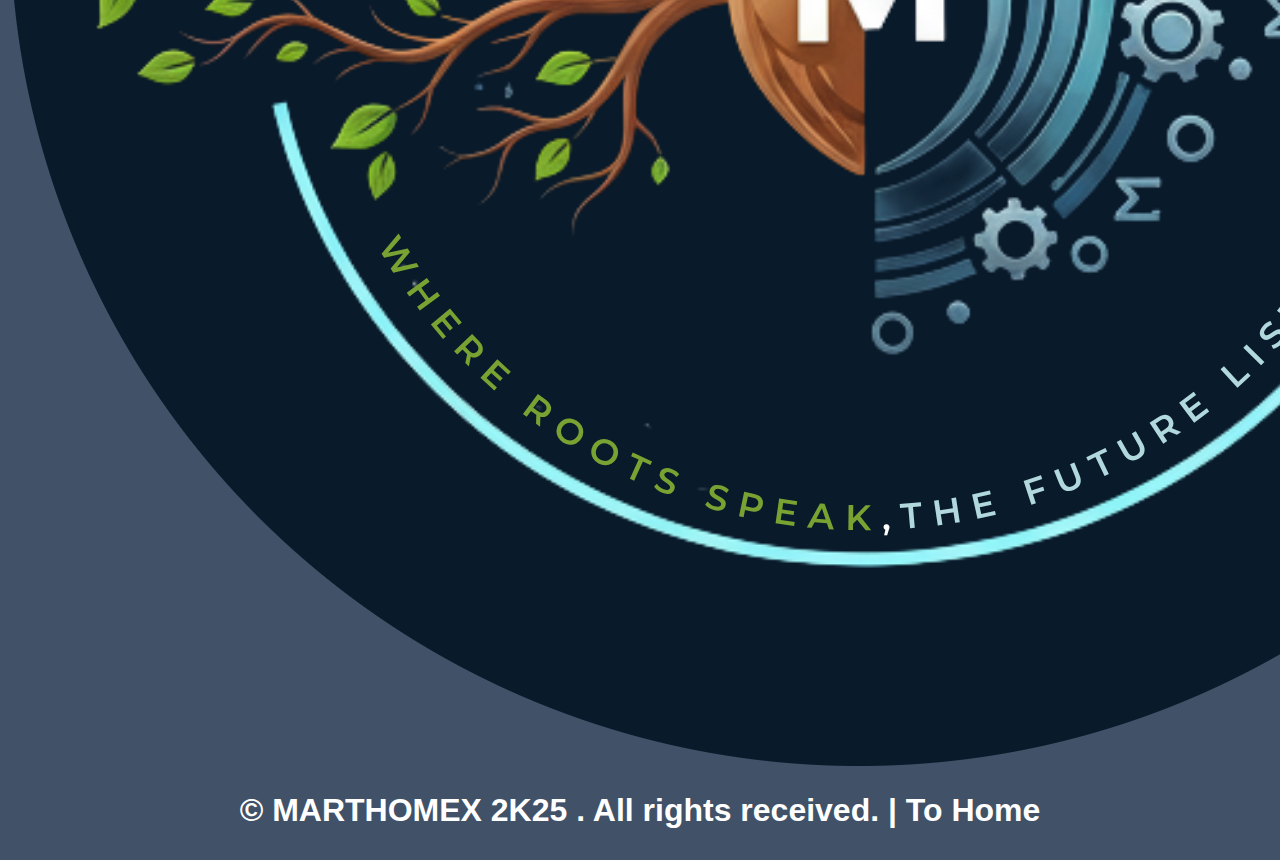
<file: brochures.html>
<!DOCTYPE html>
<html lang="en">

<head>
  <meta charset="UTF-8">
  <title>Brochures - MARTHOMEX 2K25</title>
  <link rel="stylesheet" href="css/style.css">
</head>

<body id="Brochures">

  <!-- Header -->
  <header class="main">
    <div class="logo">
      <img src="images/marthomex_logo.png" alt="MTCW LOGO">
      <h1>Download Brochures</h1>
    </div>
    <nav class="nav_main">
      <a href="index.html" class="active">Home</a>
      <a href="about.html">About</a>
      <a href="schedule.html">Schedule</a>
      <a href="events.html">Events</a>
      <a href="registration.html">Register</a>
      <!-- <a href="stalls.html">Stalls</a> -->
      <a href="brochures.html">Brochures</a>
      <a href="contact.html">Contact</a>
    </nav>
  </header>



  <section class="brochure-section">
    <h1>📄 Download Brochures</h1>
    <p class="sub-text">Explore and download brochures for stalls, events, and highlights.</p>

    <div class="brochure-grid">

      <a href="documents/brochures/marthomex main.pdf" class="brochure-card" download>
        <div class="icon">📘</div>
        <h3>Marthomex2k25</h3>
        <p>General details about Marthomex2k25</p>
        <button>Download</button>
      </a>

      <a href="documents/brochures/marthomex competitions.pdf" class="brochure-card" download>
        <div class="icon">📙</div>
        <h3>Competitions</h3>
        <p>Access all competitions brochures here — rules, guidelines, and eligibility at a glance.</p>
        <button>Download</button>
      </a>

      <!-- <a href="brochure3.pdf" class="brochure-card" download>
        <div class="icon">📗</div>
        <h3>Event Schedule</h3>
        <p>Timings & program details.</p>
        <button>Download</button>
      </a> -->

    </div>
  </section>






  <!-- Footer -->
  <footer>
    <div class="logo">
      <img src="images/marthomex_logo.png" alt="">
      <h1> &copy; MARTHOMEX 2K25 . All rights received. | <a href="index.html">To Home</a>
      </h1>
    </div>
  </footer>
</body>

</html>
</file>
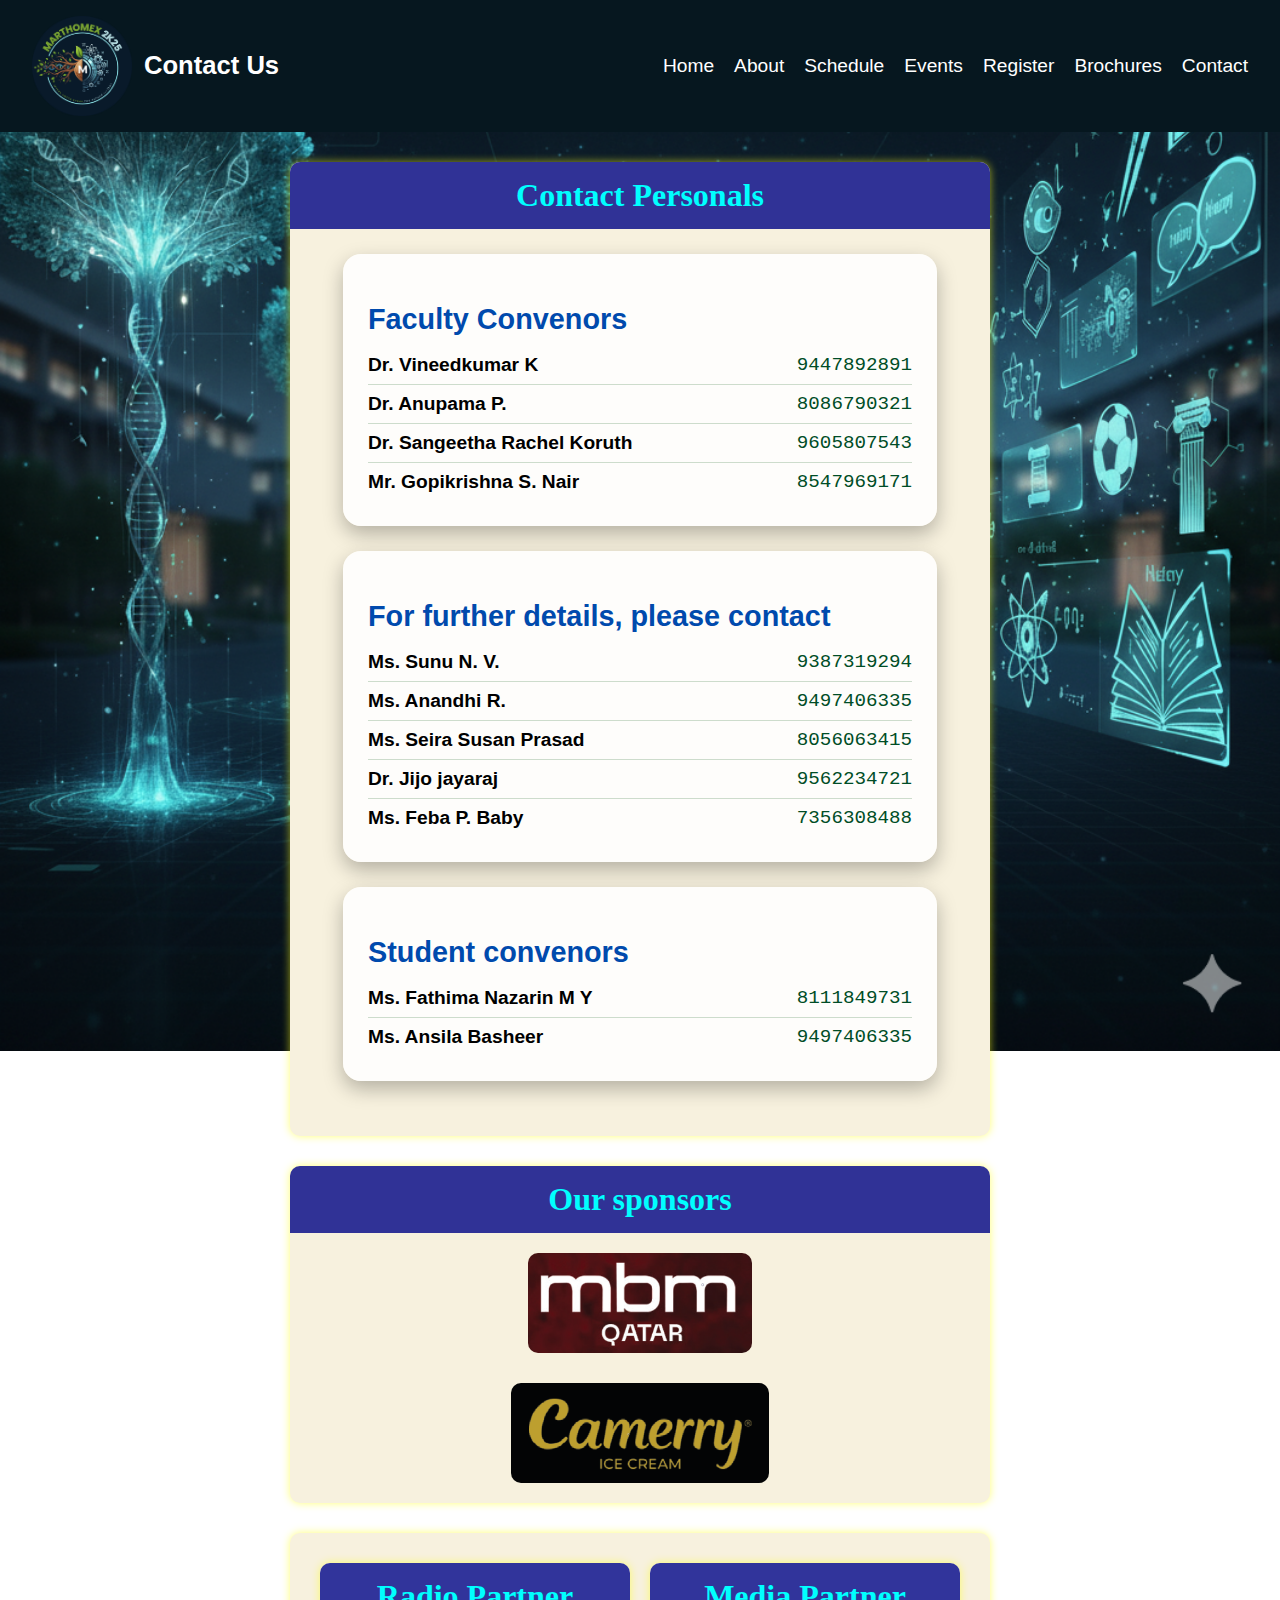
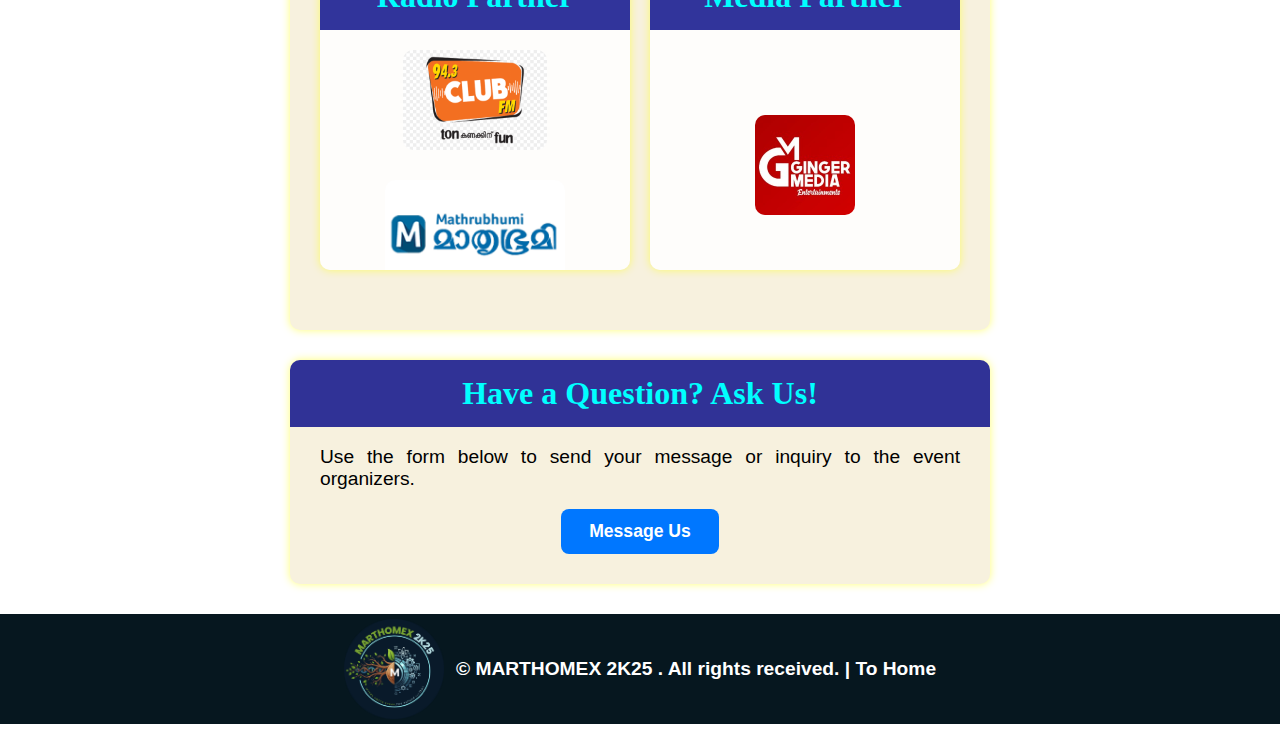
<file: contact.html>
<!DOCTYPE html>
<html lang="en">

<head>
  <meta charset="UTF-8">
  <meta name="viewport" content="width=device-width, initial-scale=1.0">
  <title>Contact - MARTHOMEX 2K25</title>
  <link rel="stylesheet" href="css/main.css">
  <link rel="stylesheet" href="css/events.css">
  <link href="https://fonts.cdnfonts.com/css/gagalin" rel="stylesheet">
  <link href="https://fonts.googleapis.com/css2?family=Monoton&display=swap" rel="stylesheet">
</head>

<body id="contacts">
  <!-- Header -->
  <header class="main ">
    <div class="logo">
      <img id="marthomex_top_heading" src="images/marthomex_logo.png" alt="">
      <h1>Contact Us</h1>
    </div>
    <nav class="nav_main">
      <a href="index.html" class="active">Home</a>
      <a href="about.html">About</a>
      <a href="schedule.html">Schedule</a>
      <a href="events.html">Events</a>
      <a href="registration.html">Register</a>
      <a href="brochures.html">Brochures</a>
      <a href="contact.html">Contact</a>
    </nav>
  </header>



  <!-- Programs -->
  <section class="events-format contact" id="contact_container">
    <h1>Contact Personals</h1>

    <div class="event-card-program">
      <div class="event-info">
        <h2>Faculty Convenors</h2>

        <ul class="faculty-list">
          <li>
            <span class="name">Dr. Vineedkumar K</span>
            <span class="phone">9447892891</span>
          </li>

          <li>
            <span class="name">Dr. Anupama P.</span>
            <span class="phone">8086790321</span>
          </li>

          <li>
            <span class="name">Dr. Sangeetha Rachel Koruth</span>
            <span class="phone">9605807543</span>
          </li>

          <li>
            <span class="name">Mr. Gopikrishna S. Nair</span>
            <span class="phone">8547969171</span>
          </li>
        </ul>
      </div>
    </div>

    <div class="event-card-program">
      <div class="event-info">
        <h2>For further details, please contact</h2>

        <ul class="faculty-list">
          <li>
            <span class="name">Ms. Sunu N. V.</span>
            <span class="phone">9387319294</span>
          </li>

          <li>
            <span class="name">Ms. Anandhi R.</span>
            <span class="phone">9497406335</span>
          </li>

          <li>
            <span class="name">Ms. Seira Susan Prasad</span>
            <span class="phone">8056063415</span>
          </li>

          <li>
            <span class="name">Dr. Jijo jayaraj</span>
            <span class="phone">9562234721</span>
          </li>

          <li>
            <span class="name">Ms. Feba P. Baby</span>
            <span class="phone">7356308488</span>
          </li>
        </ul>
      </div>
    </div>


    <div class="event-card-program">
      <div class="event-info">
        <h2>Student convenors</h2>

        <ul class="faculty-list">
          <li>
            <span class="name">Ms. Fathima Nazarin M Y</span>
            <span class="phone">8111849731</span>
          </li>

          <li>
            <span class="name">Ms. Ansila Basheer</span>
            <span class="phone">9497406335</span>
          </li>

        </ul>
      </div>
    </div>
  </section>



  <section class="events-format contact">
    <h1>Our sponsors</h1>

    <div class="sponsor-images">
      <img id="mbm" src="images/contact_page/mbm.PNG" alt="">
      <img id="cammerry" src="images/contact_page/camerry.PNG" alt="">
    </div>
  </section>




  <section class="partner_row_section contact">
    <div class="partner-row">

      <section class="events-format">
        <h1>Radio Partner</h1>
        <div class="sponsor-images" id="radio_partner">
          <img src="images/contact_page/club_fm.png" alt="">
          <img src="images/contact_page/mathrubhumi.png" alt="">
        </div>
      </section>

      <section class="events-format">
        <h1>Media Partner</h1>
        <div class="sponsor-images" id="media_partner">
          <img src="images/contact_page/ginger_media.jfif" alt="">
        </div>
      </section>

    </div>

  </section>

  <section class="message_us contact">
    <h1>Have a Question? Ask Us!</h1>
    <p>Use the form below to send your message or inquiry to the event organizers.</p>

    <a href="https://docs.google.com/forms/d/e/1FAIpQLSewa5ZmyTwckLVANrz1DPb-lfYMYB06pXd2tp8wl_4YQTqp9Q/viewform?usp=header"
      class="homepage-reg-btn">Message Us</a>
  </section>

  <!-- Footer -->
  <footer>
    <div class="logo">
      <img src="images/marthomex_logo.png" alt="">
      <h1> &copy; MARTHOMEX 2K25 . All rights received. | <a href="index.html">To Home</a>
      </h1>
    </div>
  </footer>
</body>

</html>
</file>
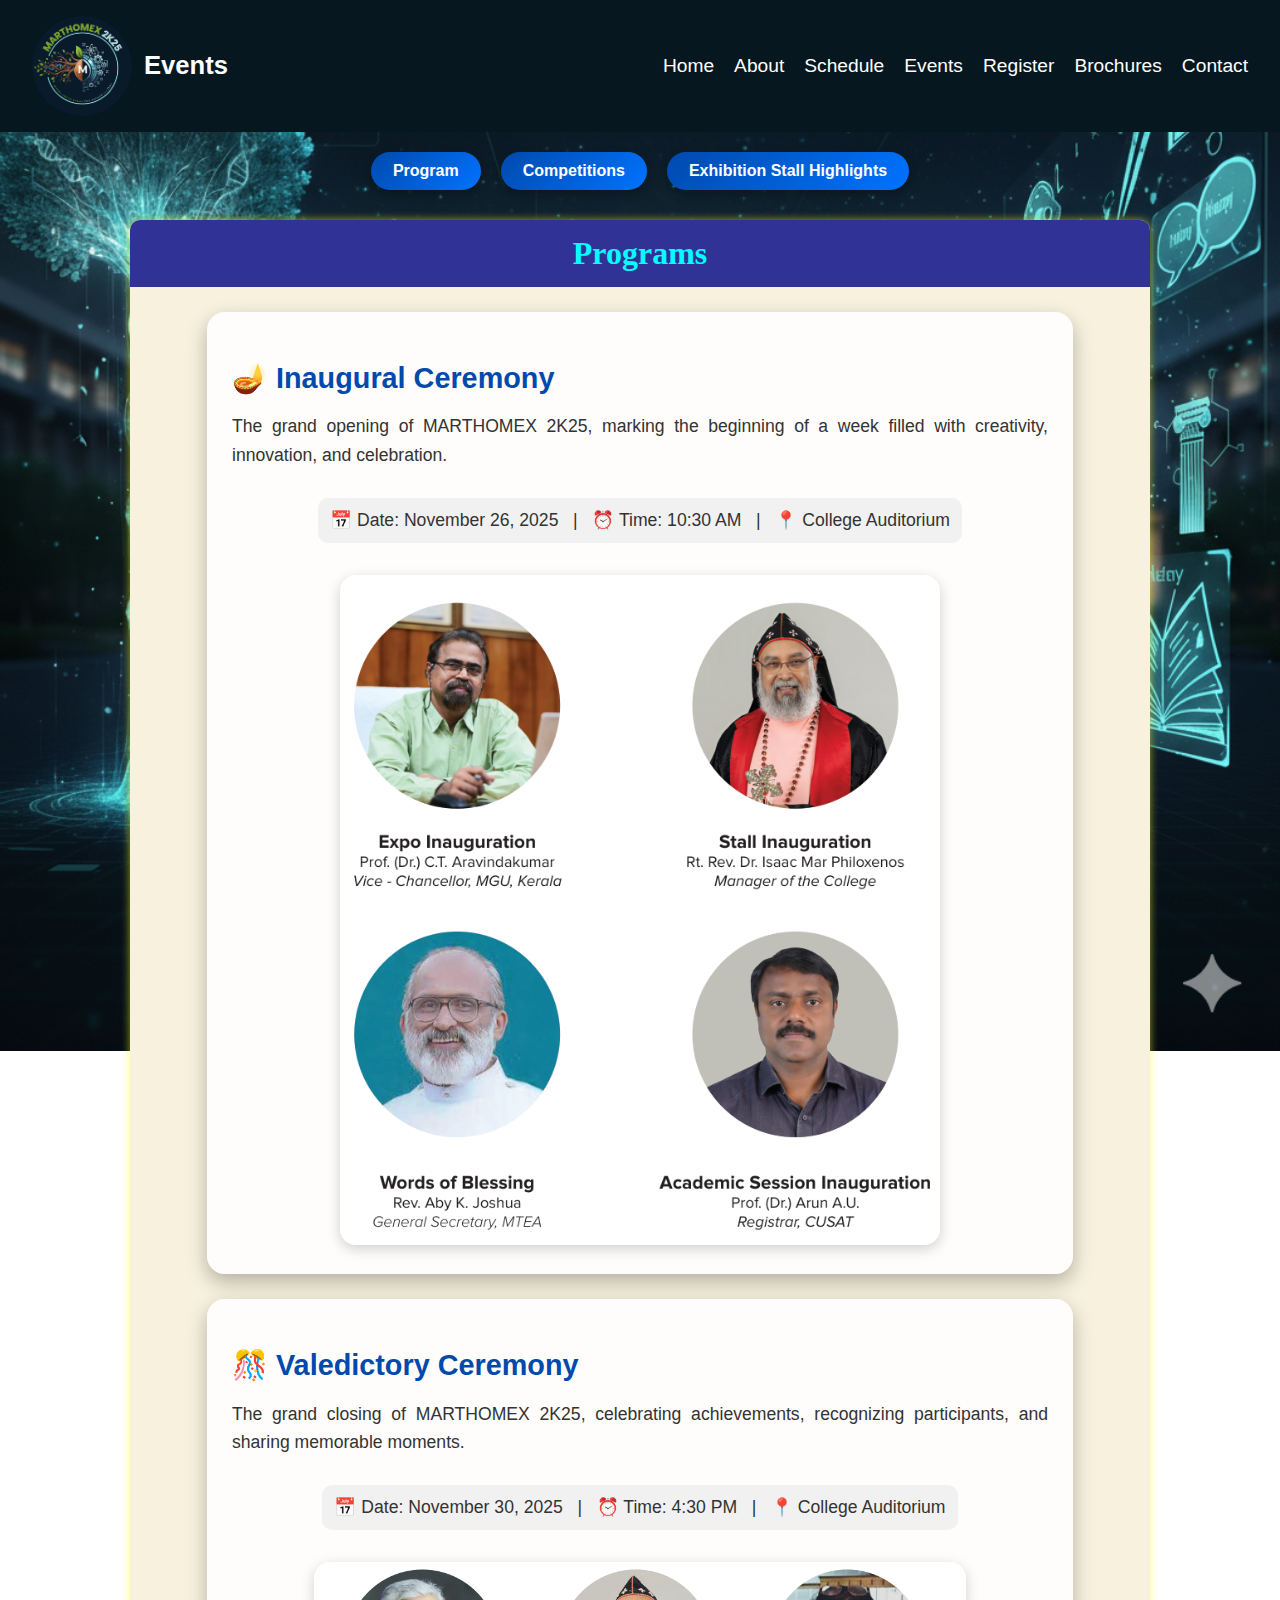
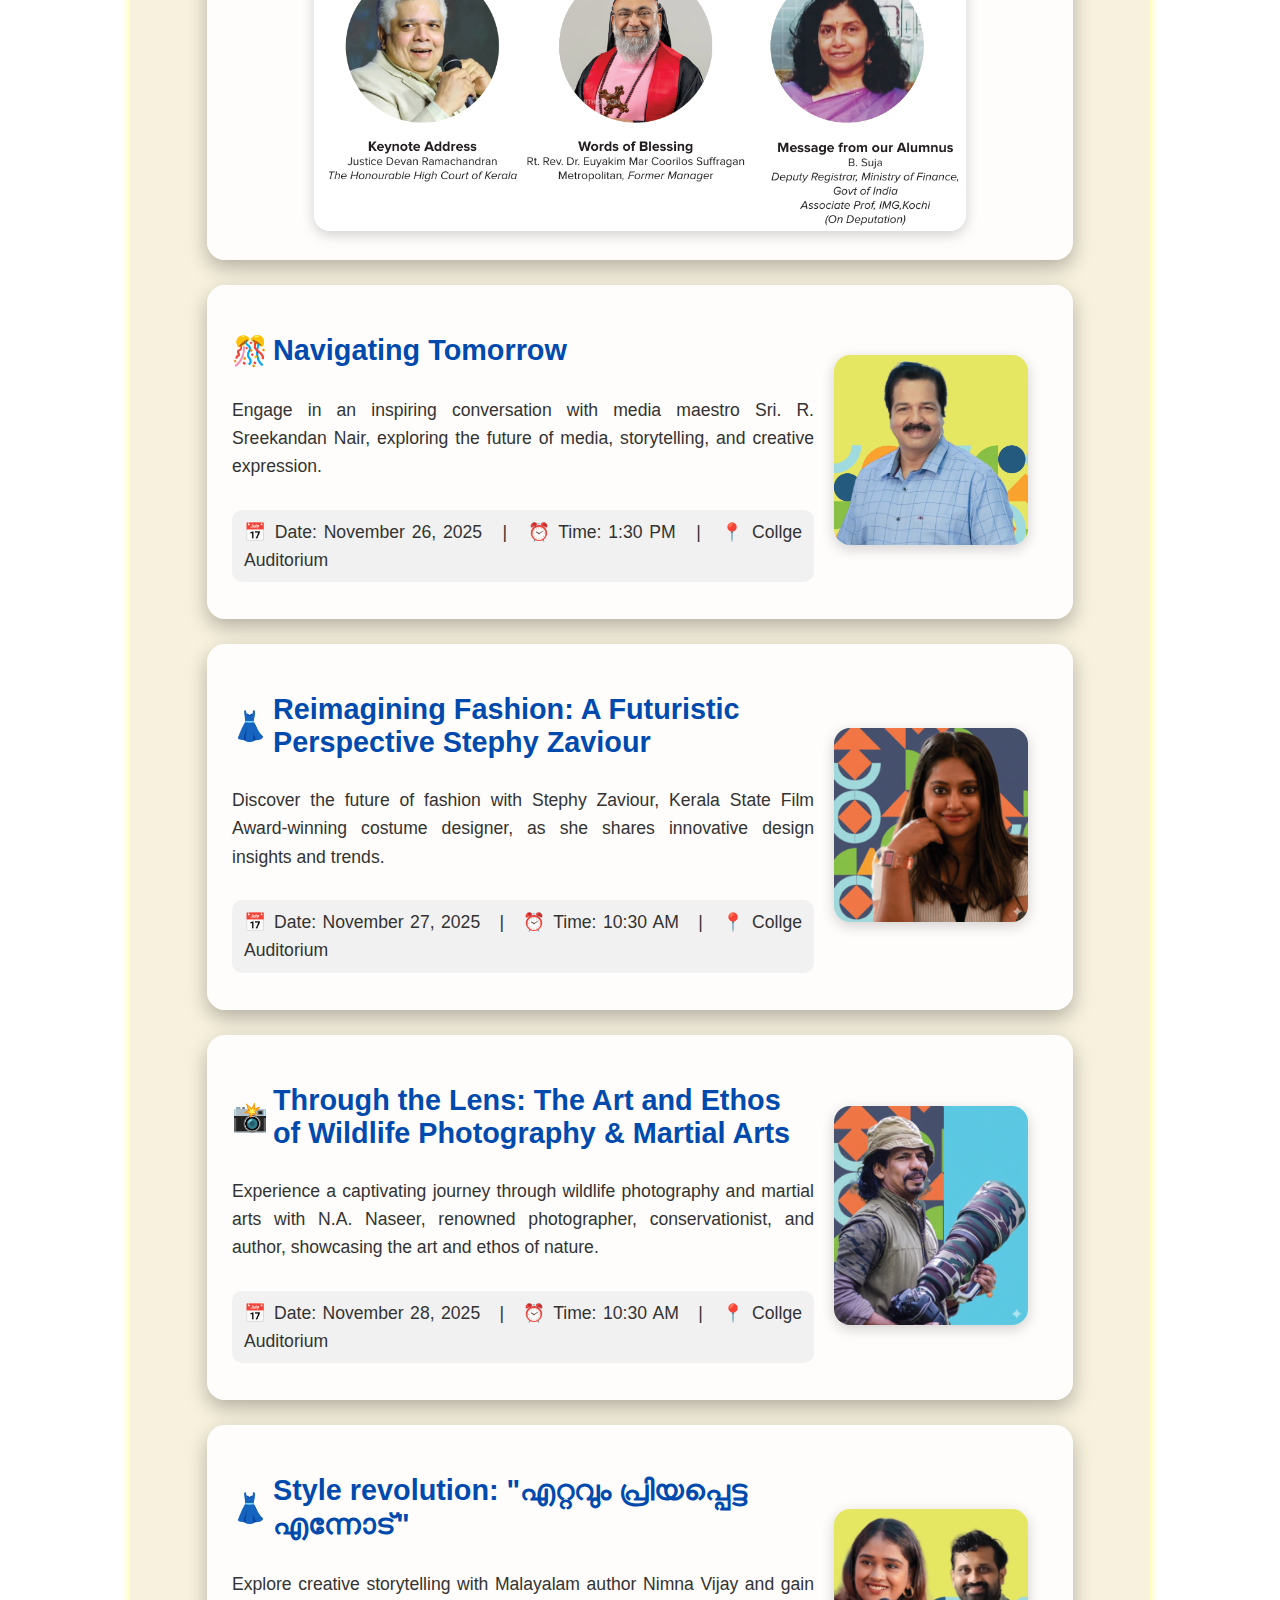
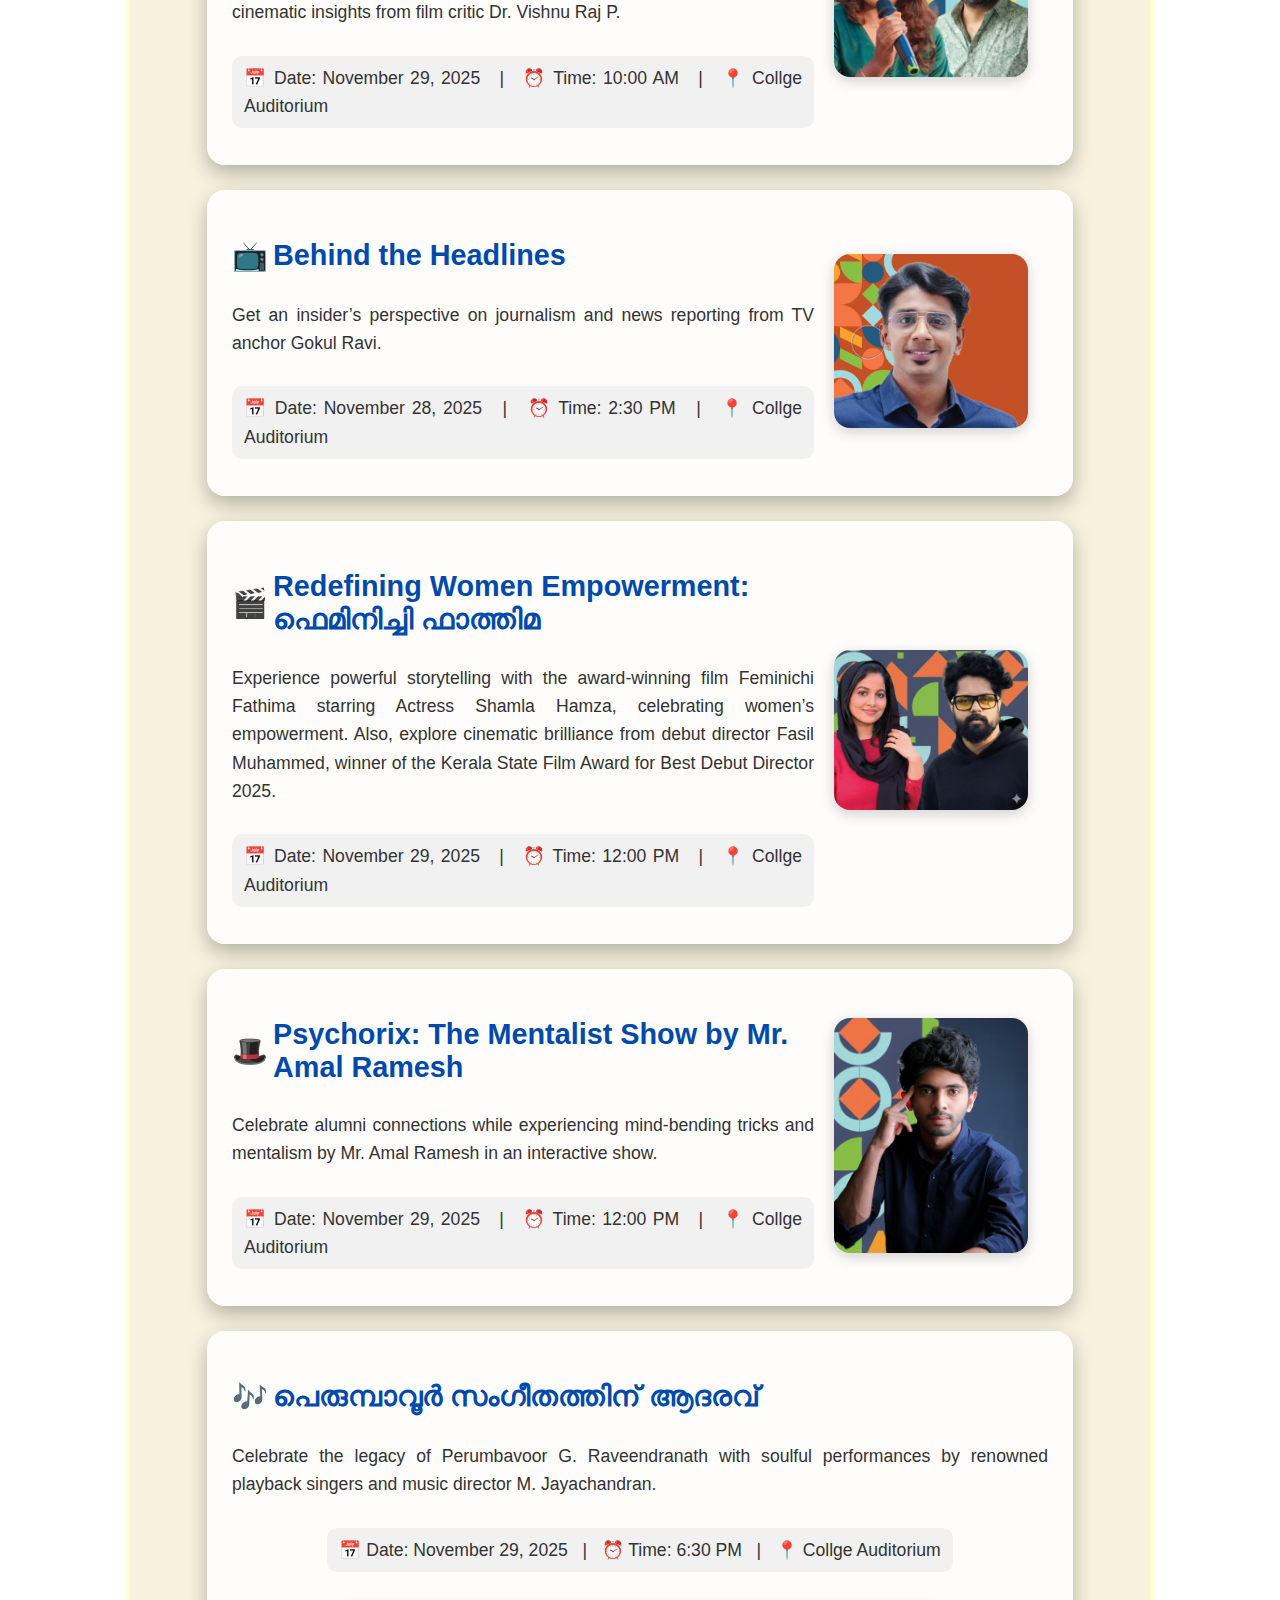
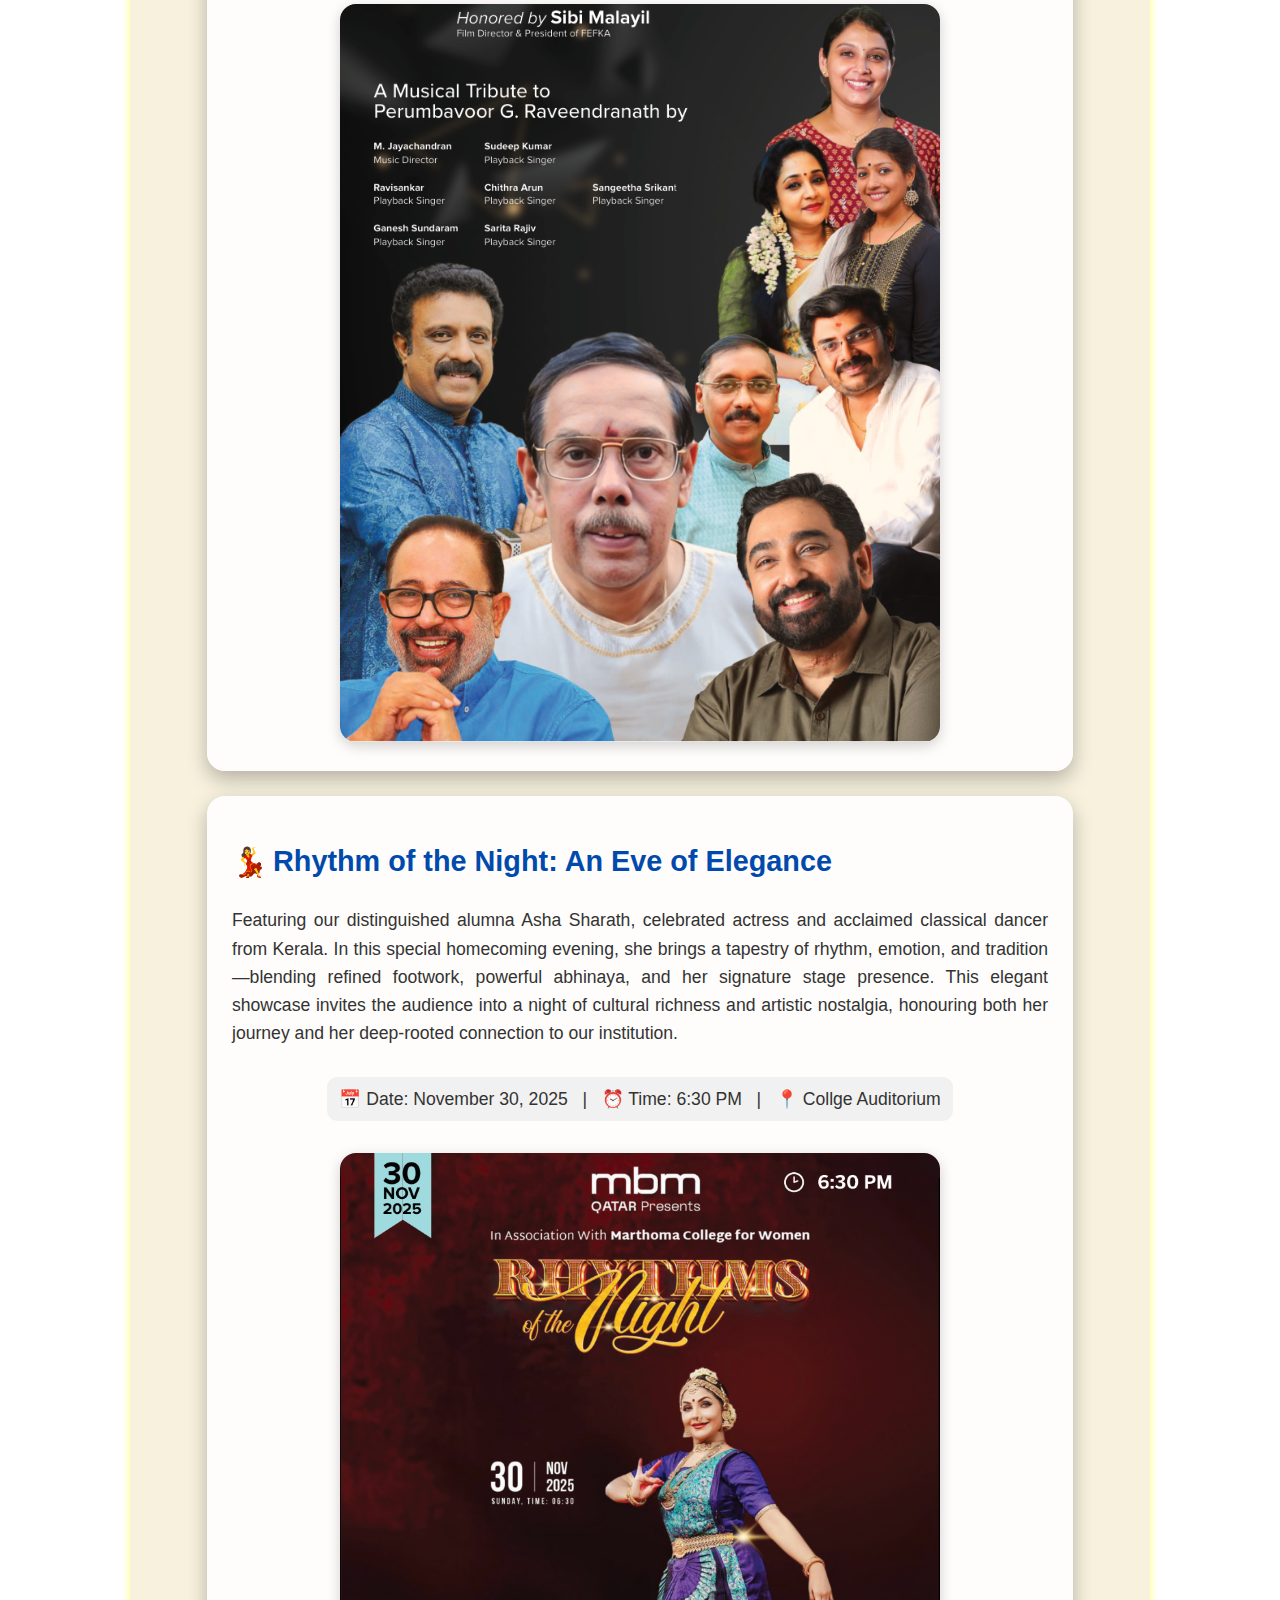
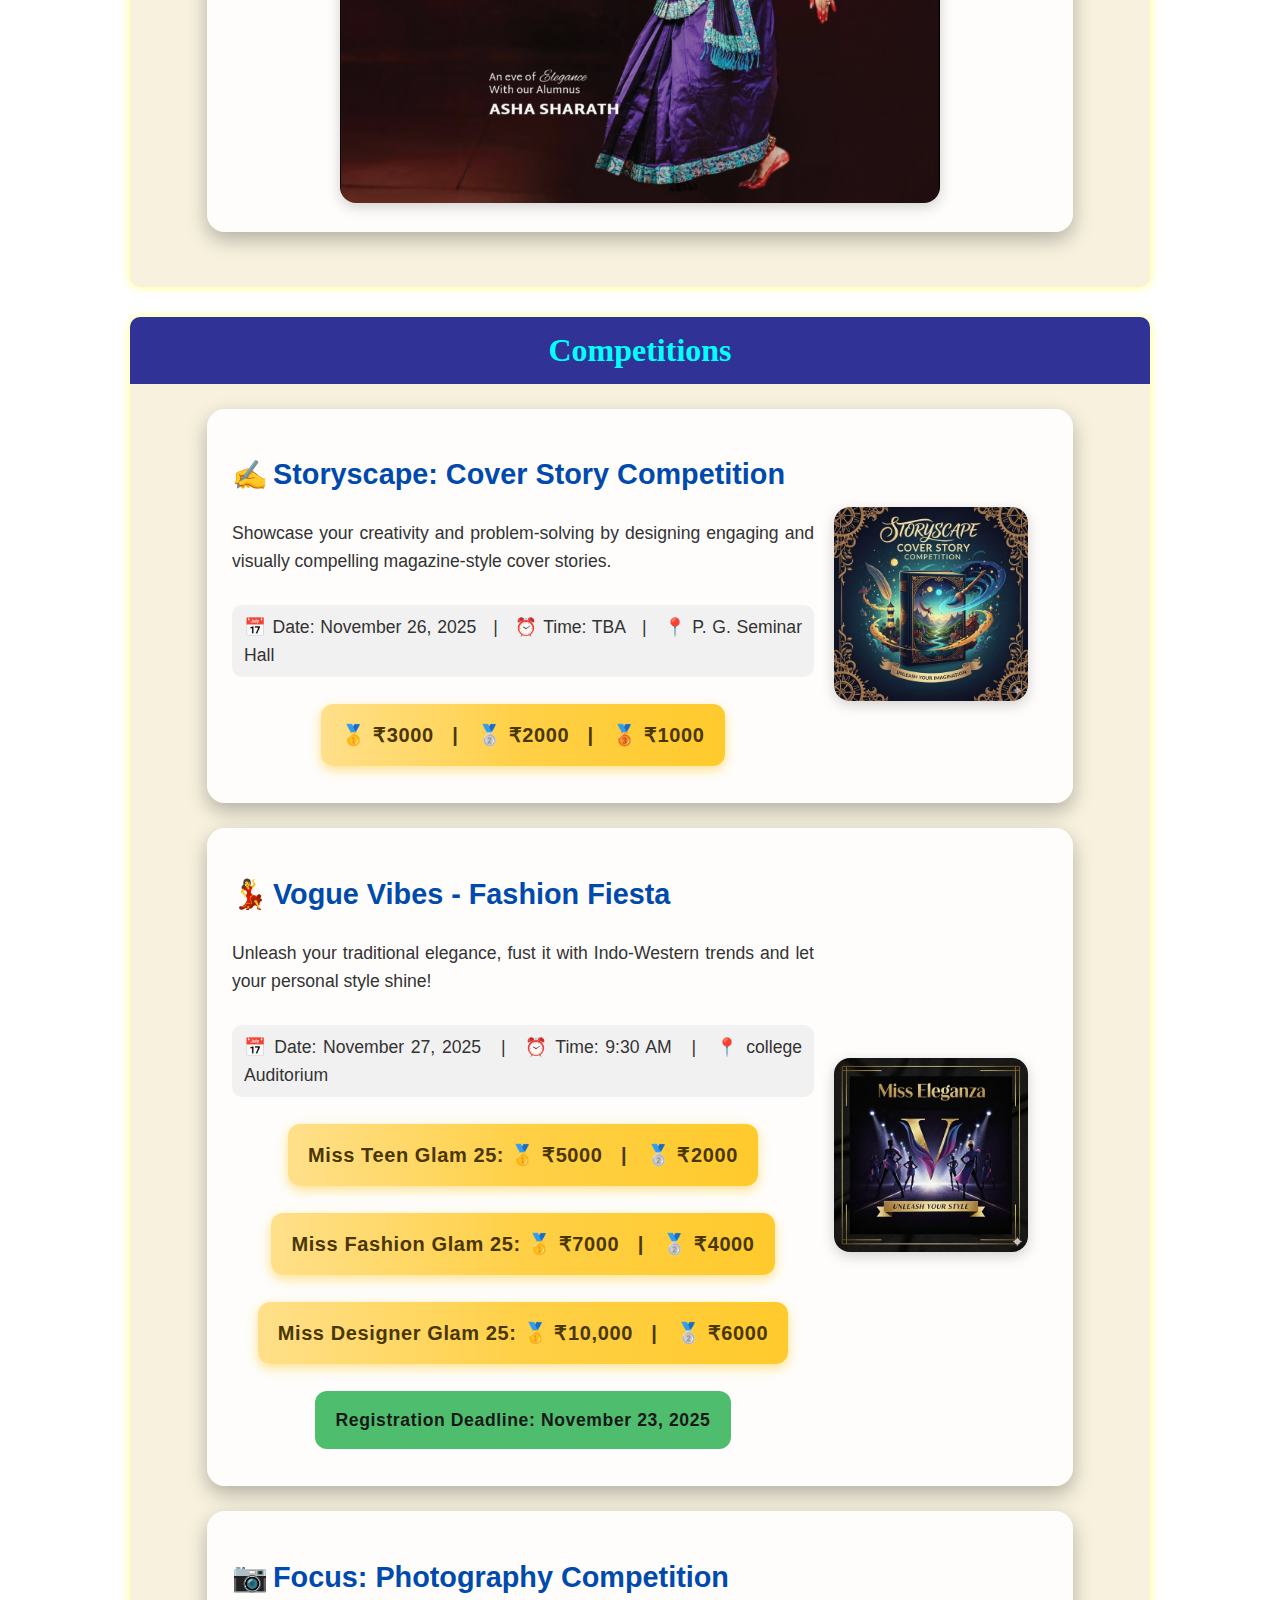
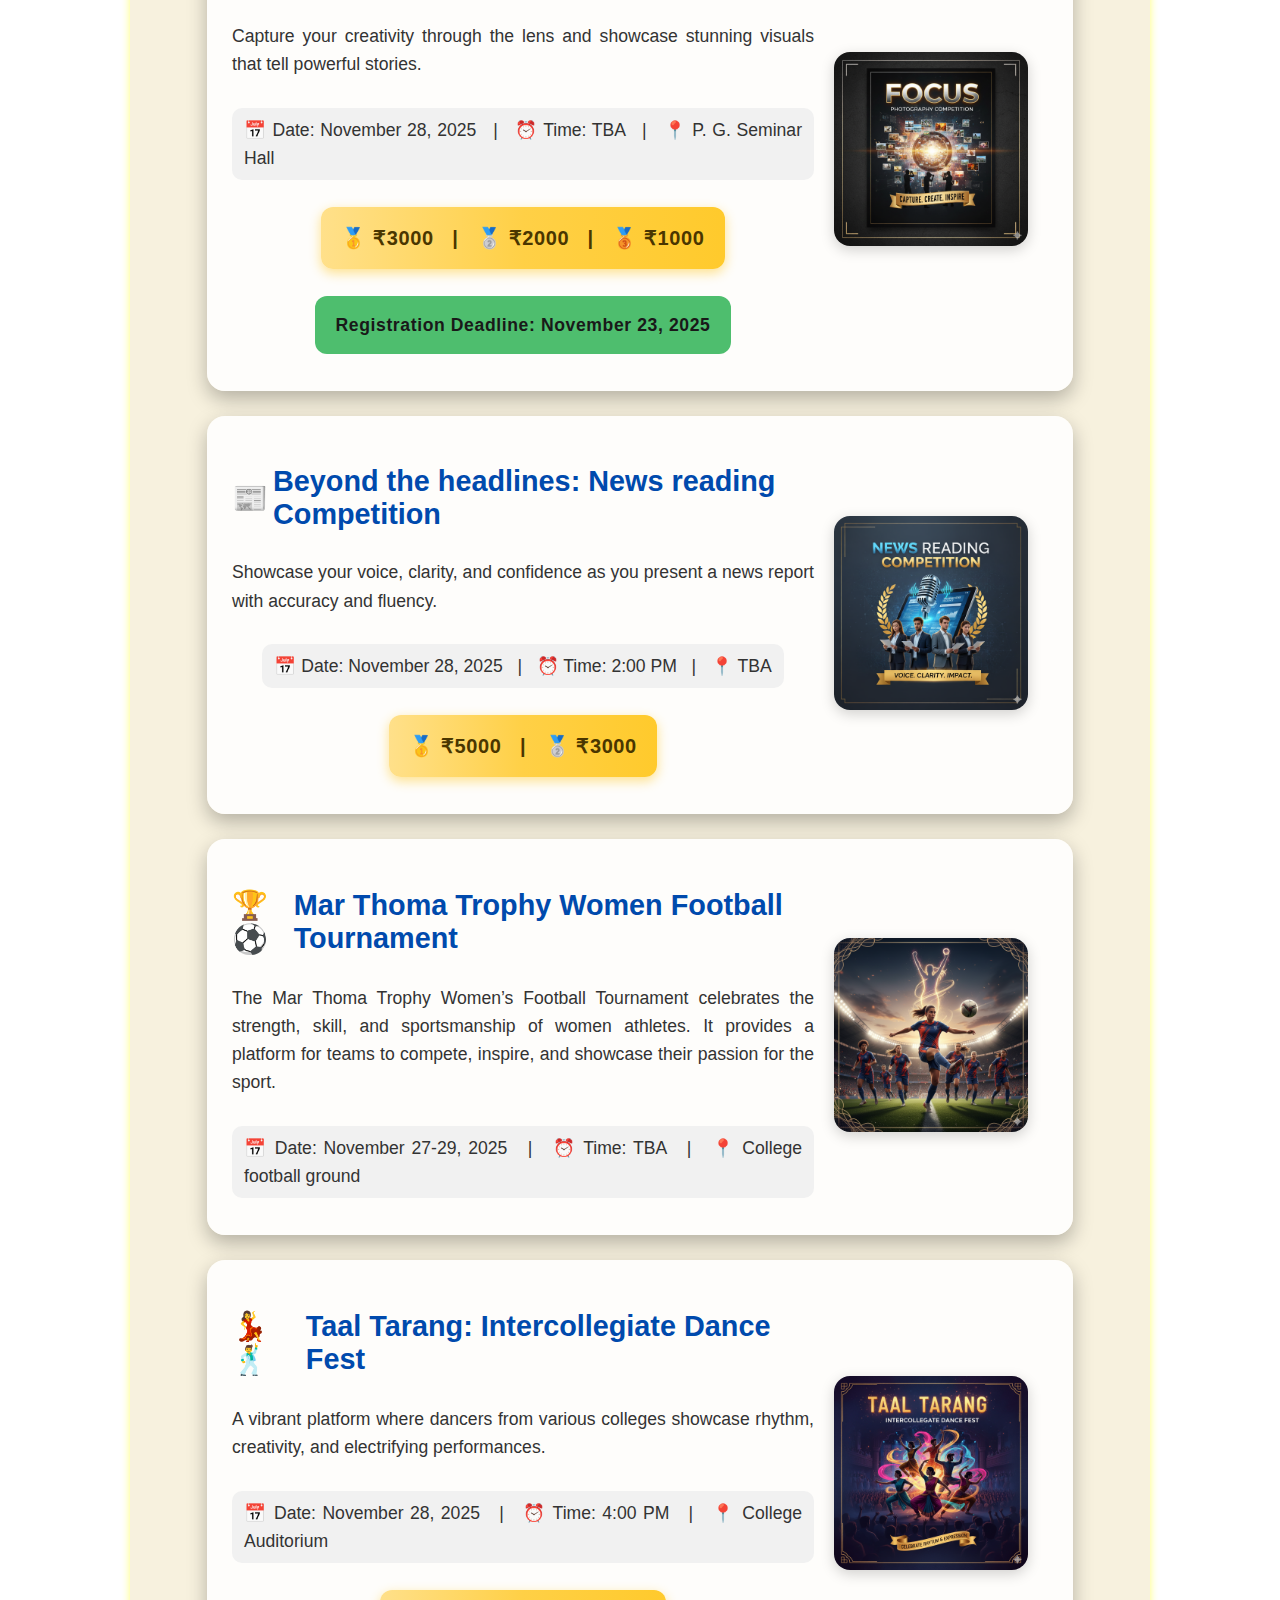
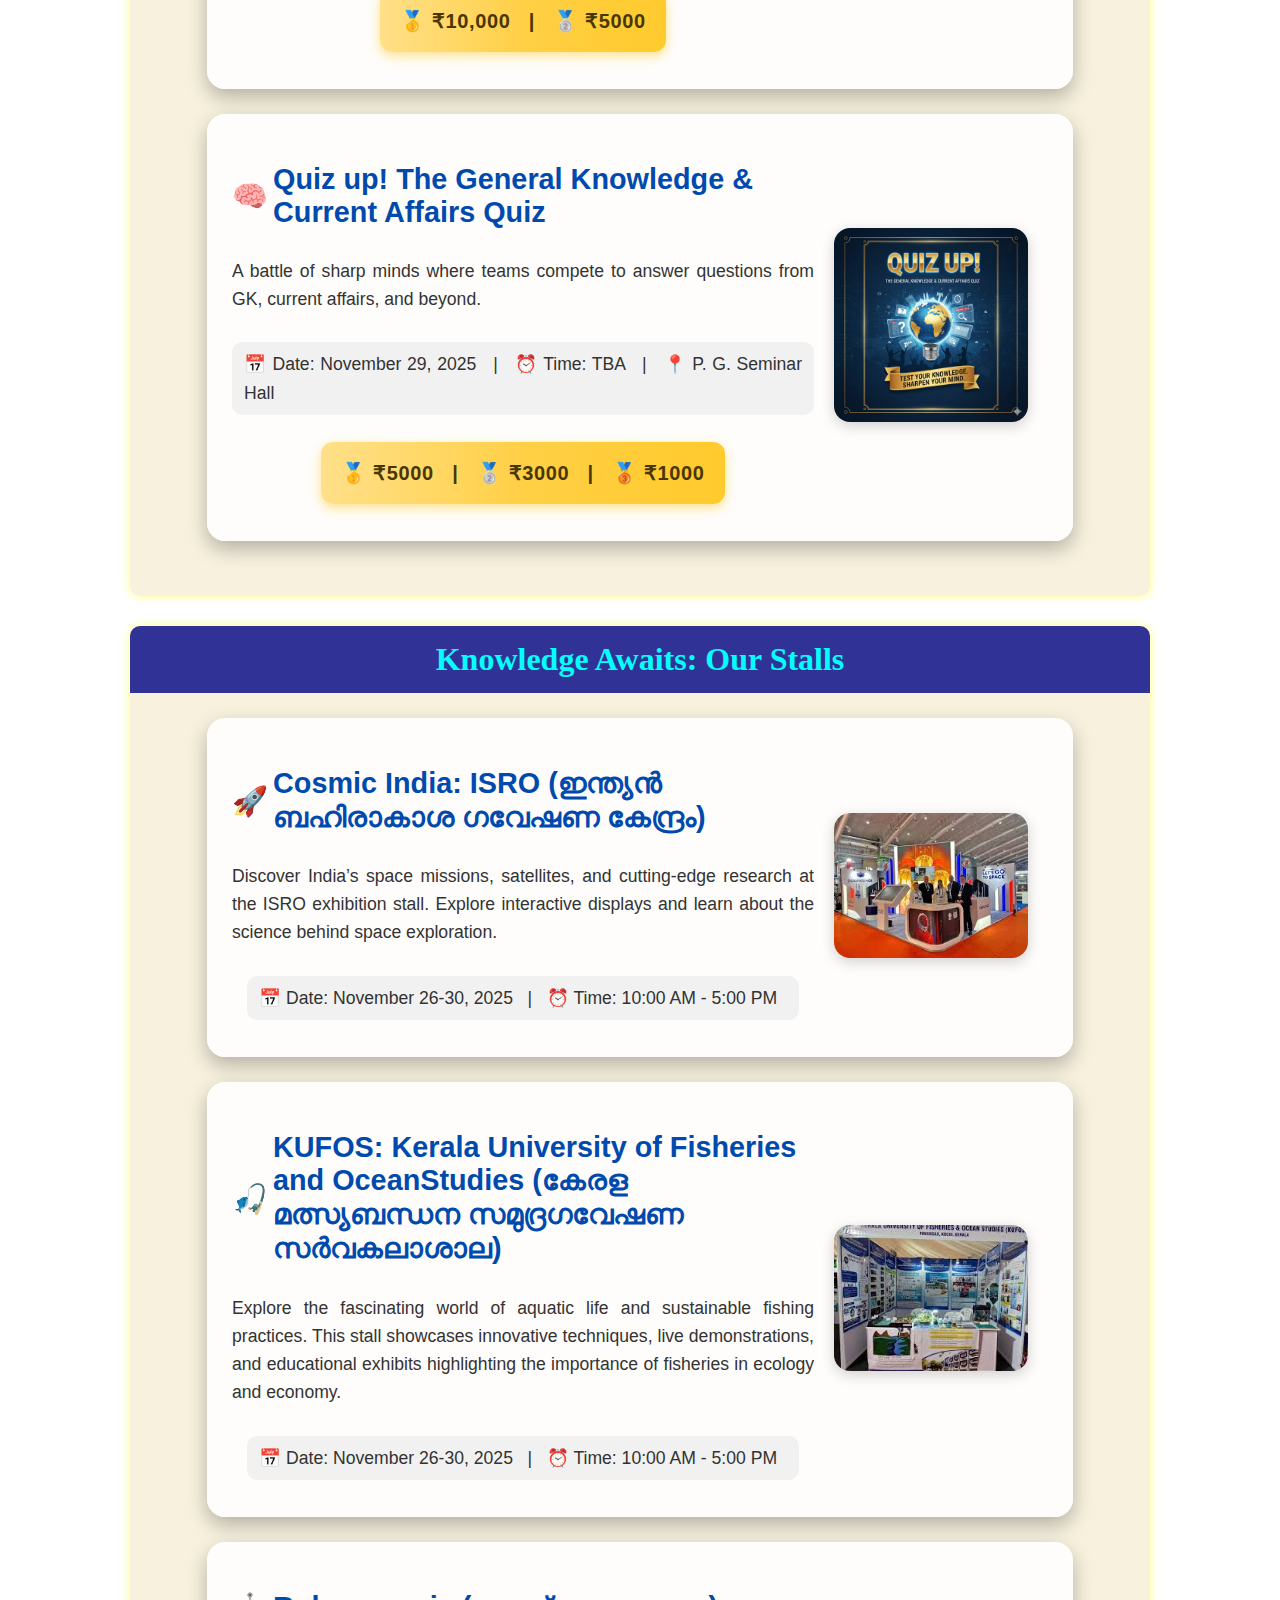
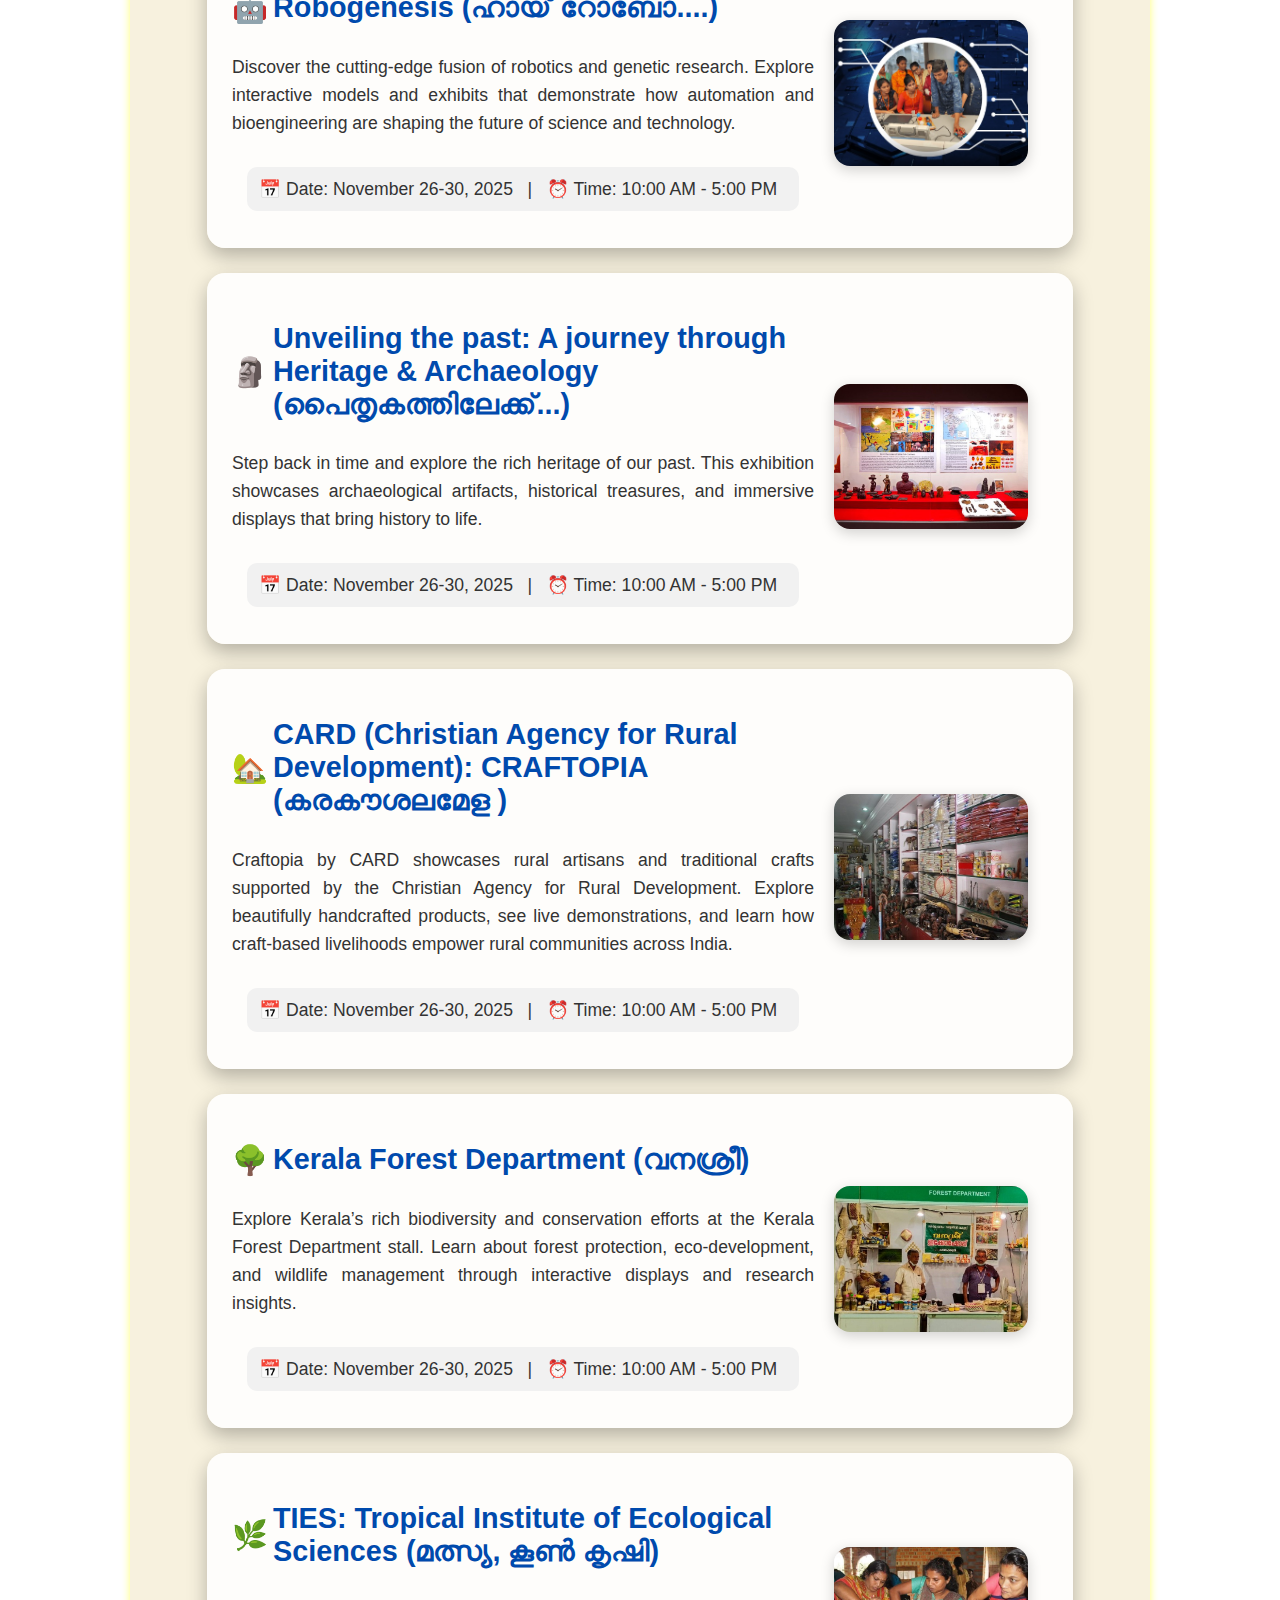
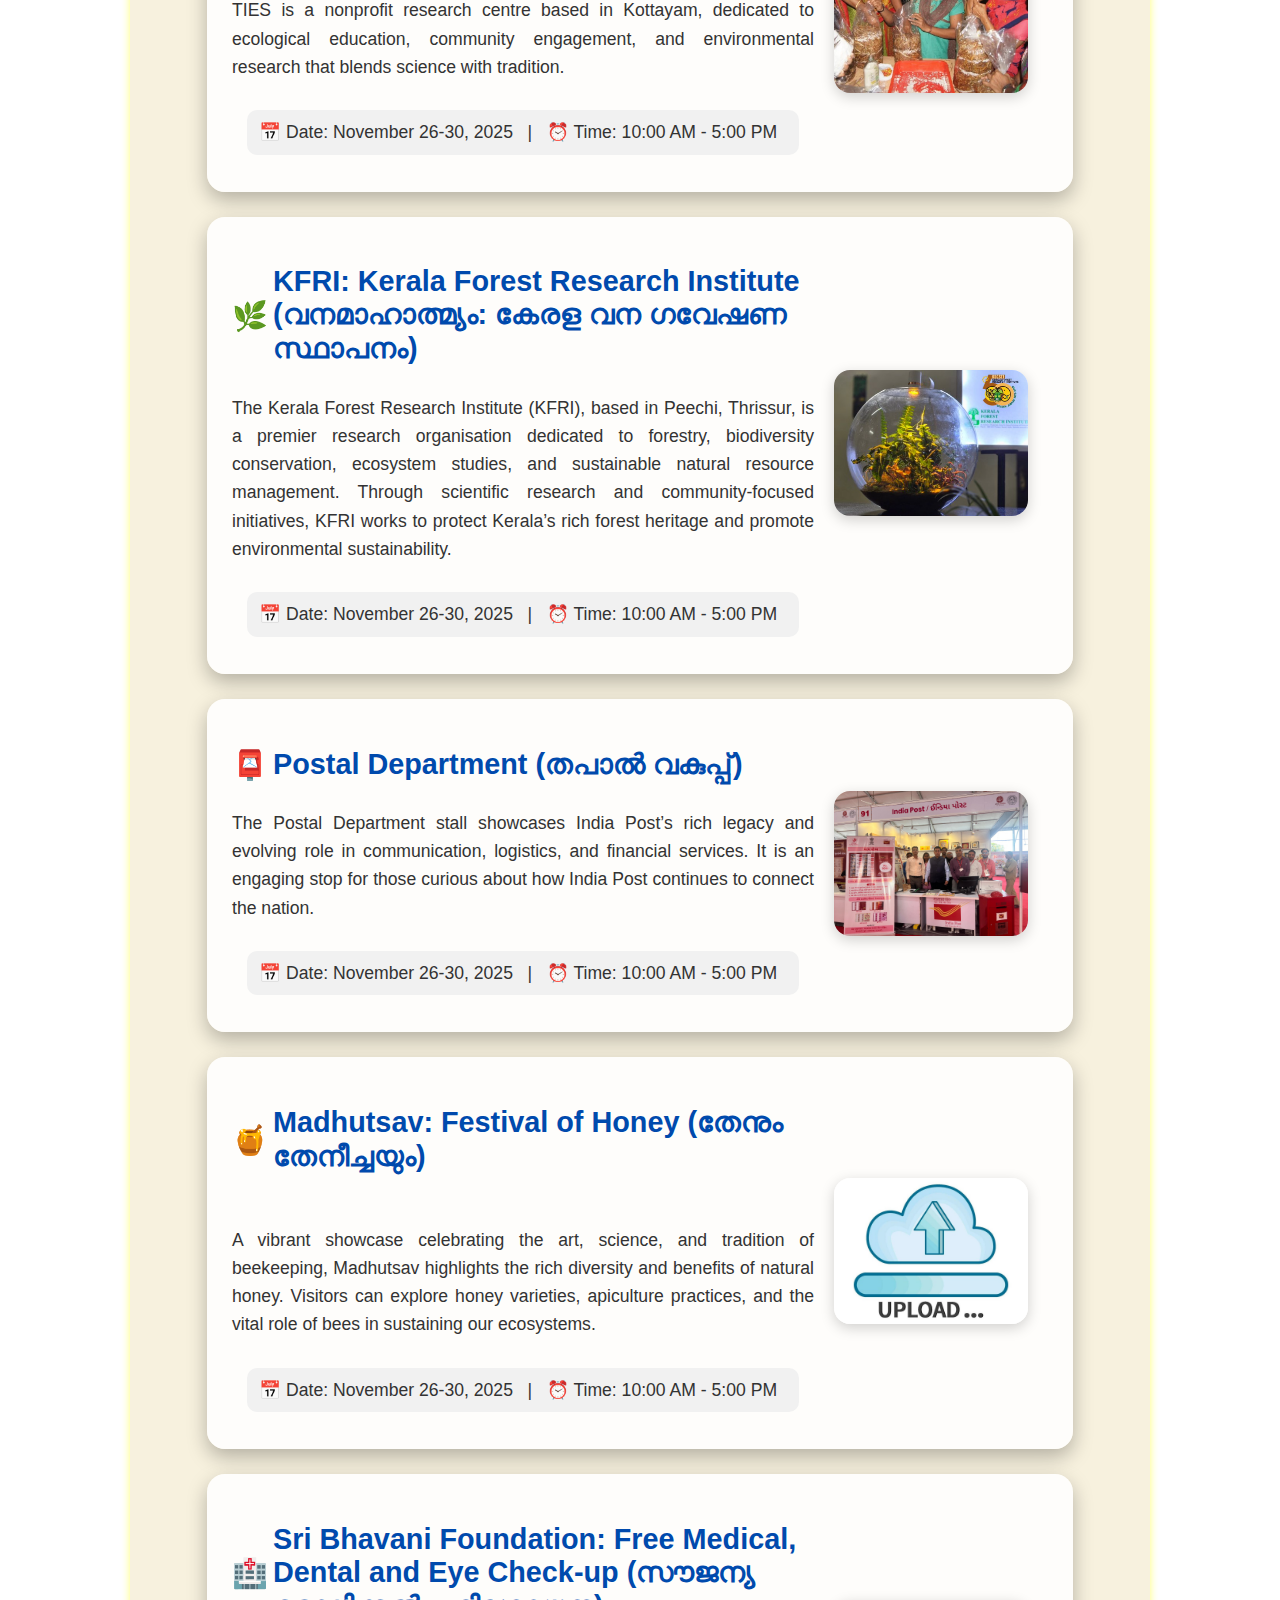
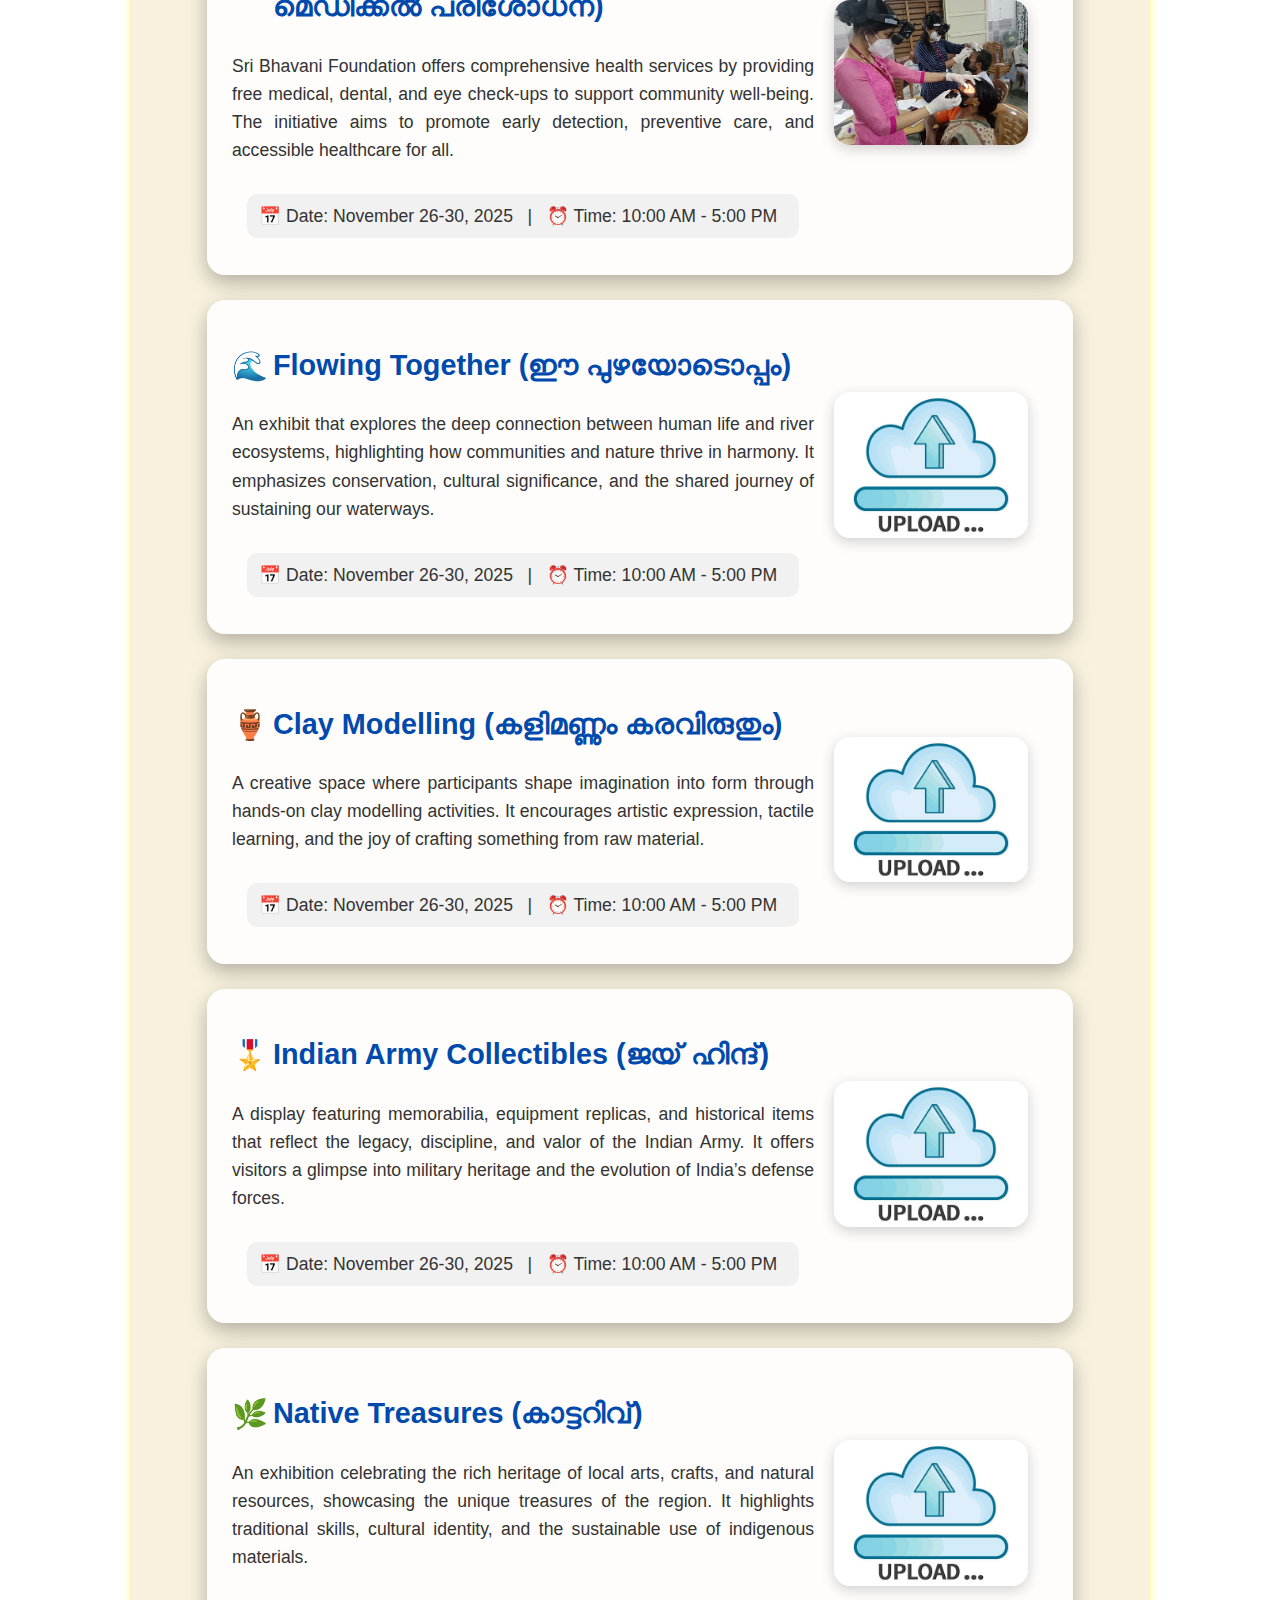
<file: events.html>
<!DOCTYPE html>
<html lang="en">


<head>
  <meta charset="UTF-8">
  <meta name="viewport" content="width=device-width, initial-scale=1.0">
  <title>Events</title>
  <link rel="stylesheet" href="css/main.css">
  <link rel="stylesheet" href="css/events.css">
  <link href="https://fonts.cdnfonts.com/css/gagalin" rel="stylesheet">
  <link href="https://fonts.googleapis.com/css2?family=Monoton&display=swap" rel="stylesheet">
</head>

<body id="events">
  <!-- main heading -->
  <header class="main ">
    <div class="logo">
      <img id="marthomex_top_heading" src="images/marthomex_logo.png" alt="">
      <h1>Events</h1>
    </div>
    <nav class="nav_main">
      <a href="index.html" class="active">Home</a>
      <a href="about.html">About</a>
      <a href="schedule.html">Schedule</a>
      <a href="events.html">Events</a>
      <a href="registration.html">Register</a>
      <a href="brochures.html">Brochures</a>
      <a href="contact.html">Contact</a>
    </nav>
  </header>

  <div id="top-buttons">
    <a href="#events_programs" class="top-btn">Program</a>
    <a href="#events_competition" class="top-btn">Competitions</a>
    <a href="#events_exhibition" class="top-btn">Exhibition Stall Highlights</a>
  </div>

  <!-- Programs -->
  <section class="events-format" id="events_programs">
    <h1>Programs</h1>
    <p></p>

    <div class="event-card-program">
      <div class="event-info">
        <h2>🪔 Inaugural Ceremony</h2>

        <p>
          The grand opening of MARTHOMEX 2K25, marking the beginning of a week filled with creativity, innovation, and
          celebration.
        </p>

        <p class="details">
          📅 Date: November 26, 2025 &nbsp; | &nbsp; ⏰ Time: 10:30 AM &nbsp; | &nbsp; 📍 College Auditorium
        </p>

      </div>

      <div class="event-image">
        <img src="images/events/inauguration.PNG" alt="Storyscape Competition">
      </div>
    </div>

    <div class="event-card-program">
      <div class="event-info">
        <h2>🎊 Valedictory Ceremony</h2>

        <p>
          The grand closing of MARTHOMEX 2K25, celebrating achievements, recognizing participants, and sharing memorable
          moments.
        </p>

        <p class="details">
          📅 Date: November 30, 2025 &nbsp; | &nbsp; ⏰ Time: 4:30 PM &nbsp; | &nbsp; 📍 College Auditorium
        </p>

      </div>

      <div class="event-image">
        <img id="valedictory-image" src="images/events/valedictory.png" alt="Storyscape Competition">
      </div>
    </div>


    <div class="event-card">
      <div class="event-info">
        <div class="event_heading">
          <h2>🎊</h2>
          <h2> Navigating Tomorrow</h2>
        </div>


        <p>
          Engage in an inspiring conversation with media maestro Sri. R. Sreekandan Nair, exploring the future of media,
          storytelling, and creative expression.
        </p>

        <p class="details">
          📅 Date: November 26, 2025 &nbsp; | &nbsp; ⏰ Time: 1:30 PM &nbsp; | &nbsp; 📍 Collge Auditorium

      </div>

      <div class="event-image">
        <img src="images/events/navigating_tomorrow.PNG" alt="Storyscape Competition">
      </div>
    </div>



    <div class="event-card">
      <div class="event-info">
        <div class="event_heading">
          <h2>👗 </h2>
          <h2>Reimagining Fashion: A Futuristic Perspective Stephy Zaviour</h2>
        </div>

        <p>
          Discover the future of fashion with Stephy Zaviour, Kerala State Film Award-winning costume designer, as she
          shares innovative design insights and trends.
        </p>

        <p class="details">
          📅 Date: November 27, 2025 &nbsp; | &nbsp; ⏰ Time: 10:30 AM &nbsp; | &nbsp; 📍 Collge Auditorium

      </div>

      <div class="event-image">
        <img id="events-program-1" src="images/events/stephy.png" alt="Storyscape Competition">
      </div>
    </div>


    <div class="event-card">
      <div class="event-info">
        <div class="event_heading">
          <h2>📸 </h2>
          <h2>Through the Lens: The Art and Ethos of Wildlife Photography & Martial Arts</h2>
        </div>

        <p>
          Experience a captivating journey through wildlife photography and martial arts with N.A. Naseer, renowned
          photographer, conservationist, and author, showcasing the art and ethos of nature.
        </p>

        <p class="details">
          📅 Date: November 28, 2025 &nbsp; | &nbsp; ⏰ Time: 10:30 AM &nbsp; | &nbsp; 📍 Collge Auditorium
        </p>

      </div>

      <div class="event-image">
        <img id="events-program-1" src="images/events/naseer.png" alt="Storyscape Competition">
      </div>
    </div>



    <div class="event-card">
      <div class="event-info">
        <div class="event_heading">
          <h2>👗 </h2>
          <h2>Style revolution: "എറ്റവും പ്രിയപ്പെട്ട എന്നോട്"</h2>
        </div>

        <p>
          Explore creative storytelling with Malayalam author Nimna Vijay and gain cinematic insights from film critic
          Dr. Vishnu Raj P.
        </p>

        <p class="details">
          📅 Date: November 29, 2025 &nbsp; | &nbsp; ⏰ Time: 10:00 AM &nbsp; | &nbsp; 📍 Collge Auditorium

      </div>

      <div class="event-image">
        <img id="events-program-1" src="images/events/style_revolution.png" alt="Storyscape Competition">
      </div>
    </div>


    <div class="event-card">
      <div class="event-info">
        <div class="event_heading">
          <h2>📺 </h2>
          <h2>Behind the Headlines</h2>
        </div>

        <p>
          Get an insider’s perspective on journalism and news reporting from TV anchor Gokul Ravi.
        </p>

        <p class="details">
          📅 Date: November 28, 2025 &nbsp; | &nbsp; ⏰ Time: 2:30 PM &nbsp; | &nbsp; 📍 Collge Auditorium

      </div>

      <div class="event-image">
        <img id="events-program-1" src="images/events/gokul_ravi.png" alt="Storyscape Competition">
      </div>
    </div>


    <div class="event-card">
      <div class="event-info">
        <div class="event_heading">
          <h2>🎬</h2>
          <h2>Redefining Women Empowerment: ഫെമിനിച്ചി ഫാത്തിമ</h2>
        </div>

        <p>
          Experience powerful storytelling with the award-winning film Feminichi Fathima starring Actress Shamla Hamza,
          celebrating women’s empowerment. Also, explore cinematic brilliance from debut director Fasil Muhammed, winner
          of the Kerala State Film Award for Best Debut Director 2025.
        </p>

        <p class="details">
          📅 Date: November 29, 2025 &nbsp; | &nbsp; ⏰ Time: 12:00 PM &nbsp; | &nbsp; 📍 Collge Auditorium </p>

      </div>

      <div class="event-image">
        <img id="events-program-1" src="images/events/breaking_barriers.png" alt="Storyscape Competition">
      </div>
    </div>


    <div class="event-card">
      <div class="event-info">
        <div class="event_heading">
          <h2>🎩</h2>
          <h2>Psychorix: The Mentalist Show by Mr. Amal Ramesh</h2>
        </div>

        <p>
          Celebrate alumni connections while experiencing mind-bending tricks and mentalism by Mr. Amal Ramesh in an
          interactive show.
        </p>

        <p class="details">
          📅 Date: November 29, 2025 &nbsp; | &nbsp; ⏰ Time: 12:00 PM &nbsp; | &nbsp; 📍 Collge Auditorium

      </div>

      <div class="event-image">
        <img id="events-program-1" src="images/events/amal_ramesh.png" alt="Storyscape Competition">
      </div>
    </div>

    <div class="event-card-program">
      <div class="event-info">
        <div class="event_heading">
          <h2>🎶 </h2>
          <h2>പെരുമ്പാവൂർ സംഗീതത്തിന് ആദരവ്</h2>
        </div>

        <p>
          Celebrate the legacy of Perumbavoor G. Raveendranath with soulful performances by renowned playback singers
          and music director M. Jayachandran.
        </p>

        <p class="details">
          📅 Date: November 29, 2025 &nbsp; | &nbsp; ⏰ Time: 6:30 PM &nbsp; | &nbsp; 📍 Collge Auditorium

      </div>

      <div class="event-image">
        <img id="events-program-1" src="images/events/sibi_malayil.png" alt=" Storyscape Competition">
      </div>
    </div>


    <div class="event-card-program">
      <div class="event-info">
        <div class="event_heading">
          <h2>💃</h2>
          <h2>Rhythm of the Night: An Eve of Elegance</h2>
        </div>


        <p>
          Featuring our distinguished alumna Asha Sharath, celebrated actress and acclaimed classical dancer from
          Kerala. In this special homecoming evening, she brings a tapestry of rhythm, emotion, and tradition—blending
          refined footwork, powerful abhinaya, and her signature stage presence. This elegant showcase invites the
          audience into a night of cultural richness and artistic nostalgia, honouring both her journey and her
          deep-rooted connection to our institution.
        </p>

        <p class="details">
          📅 Date: November 30, 2025 &nbsp; | &nbsp; ⏰ Time: 6:30 PM &nbsp; | &nbsp; 📍 Collge Auditorium

      </div>

      <div class="event-image">
        <img id="events-program-1" src="images/events/asha_sharath.png" alt=" Storyscape Competition">
      </div>
    </div>


  </section>




  <!-- Competitions -->
  <section class="events-format" id="events_competition">
    <h1>Competitions</h1>
    <p></p>



    <div class="event-card">
      <div class="event-info">
        <div class="event_heading">
          <h2>✍️</h2>
          <h2>Storyscape: Cover Story Competition</h2>
        </div>

        <p>
          Showcase your creativity and problem-solving by designing engaging and
          visually compelling magazine-style cover stories.
        </p>

        <p class="details">
          📅 Date: November 26, 2025 &nbsp; | &nbsp; ⏰ Time: TBA &nbsp; | &nbsp; 📍 P. G. Seminar Hall
        </p>

        <p class="prizes">
          🥇 ₹3000 &nbsp;&nbsp;|&nbsp;&nbsp; 🥈 ₹2000 &nbsp;&nbsp;|&nbsp;&nbsp; 🥉 ₹1000
        </p>

      </div>

      <div class="event-image">
        <img src="images/events/storyscape.png" alt="Storyscape Competition">
      </div>
    </div>






    <div class="event-card">
      <div class="event-info">
        <div class="event_heading">
          <h2>💃</h2>
          <h2>Vogue Vibes - Fashion Fiesta</h2>
        </div>

        <p>
          Unleash your traditional elegance, fust it with Indo-Western trends and let your personal style shine!
        </p>

        <p class="details">
          📅 Date: November 27, 2025 &nbsp; | &nbsp; ⏰ Time: 9:30 AM &nbsp; | &nbsp; 📍 college Auditorium
        </p>





        <p class="prizes">
          Miss Teen Glam 25: 🥇 ₹5000 &nbsp;&nbsp;|&nbsp;&nbsp; 🥈 ₹2000
        </p>

        <p class="prizes">
          Miss Fashion Glam 25: 🥇 ₹7000 &nbsp;&nbsp;|&nbsp;&nbsp; 🥈 ₹4000
        </p>


        <p class="prizes">
          Miss Designer Glam 25: 🥇 ₹10,000 &nbsp;&nbsp;|&nbsp;&nbsp; 🥈 ₹6000
        </p>
        <p class="deadline">
          Registration Deadline: November 23, 2025
        </p>
      </div>

      <div class="event-image">
        <img src="images/events/fashion_show.png" alt="Storyscape Competition">
      </div>
    </div>




    <div class="event-card">
      <div class="event-info">
        <div class="event_heading">
          <h2>📷</h2>
          <h2>Focus: Photography Competition</h2>
        </div>

        <p>
          Capture your creativity through the lens and showcase stunning visuals that tell powerful stories.
        </p>

        <p class="details">
          📅 Date: November 28, 2025 &nbsp; | &nbsp; ⏰ Time: TBA &nbsp; | &nbsp; 📍 P. G. Seminar Hall
        </p>

        <p class="prizes">
          🥇 ₹3000 &nbsp;&nbsp;|&nbsp;&nbsp; 🥈 ₹2000 &nbsp;&nbsp;|&nbsp;&nbsp; 🥉 ₹1000
        </p>
        <p class="deadline">
          Registration Deadline: November 23, 2025
        </p>
      </div>

      <div class="event-image">
        <img src="images/events/photography.png" alt="Storyscape Competition">
      </div>
    </div>




    <div class="event-card">
      <div class="event-info">
        <div class="event_heading">
          <h2>📰</h2>
          <h2>Beyond the headlines: News reading Competition</h2>
        </div>

        <p>
          Showcase your voice, clarity, and confidence as you present a news report with accuracy and fluency.
        </p>

        <p class="details">
          📅 Date: November 28, 2025 &nbsp; | &nbsp; ⏰ Time: 2:00 PM &nbsp; | &nbsp; 📍 TBA
          <br>
        <p class="prizes">
          🥇 ₹5000 &nbsp;&nbsp;|&nbsp;&nbsp; 🥈 ₹3000
        </p>
      </div>

      <div class="event-image">
        <img src="images/events/news_reading.png" alt="Storyscape Competition">
      </div>
    </div>

    <div class="event-card">
      <div class="event-info">
        <div class="event_heading">
          <h2>🏆⚽</h2>
          <h2>Mar Thoma Trophy Women Football Tournament</h2>
        </div>

        <p>
          The Mar Thoma Trophy Women’s Football Tournament celebrates the strength, skill, and sportsmanship of women
          athletes. It provides a platform for teams to compete, inspire, and showcase their passion for the sport.
        </p>

        <p class="details">
          📅 Date: November 27-29, 2025 &nbsp; | &nbsp; ⏰ Time: TBA &nbsp; | &nbsp; 📍 College football ground
        </p>

        <!-- <p class="prizes">
          🥇 ₹3000 &nbsp;&nbsp;|&nbsp;&nbsp; 🥈 ₹2000 &nbsp;&nbsp;|&nbsp;&nbsp; 🥉 ₹1000
        </p> -->
      </div>

      <div class="event-image">
        <img src="images/events/football.png" alt="Storyscape Competition">
      </div>
    </div>


    <div class="event-card">
      <div class="event-info">
        <div class="event_heading">
          <h2>💃🕺</h2>
          <h2>Taal Tarang: Intercollegiate Dance Fest</h2>
        </div>

        <p>
          A vibrant platform where dancers from various colleges showcase rhythm, creativity, and electrifying
          performances.
        </p>

        <p class="details">
          📅 Date: November 28, 2025 &nbsp; | &nbsp; ⏰ Time: 4:00 PM &nbsp; | &nbsp; 📍 College Auditorium
        </p>

        <p class="prizes">
          🥇 ₹10,000 &nbsp;&nbsp;|&nbsp;&nbsp; 🥈 ₹5000
        </p>
      </div>

      <div class="event-image">
        <img src="images/events/dance_fest.png" alt="Storyscape Competition">
      </div>
    </div>

    <div class="event-card">
      <div class="event-info">
        <div class="event_heading">
          <h2>🧠</h2>
          <h2>Quiz up! The General Knowledge & Current Affairs Quiz</h2>
        </div>

        <p>
          A battle of sharp minds where teams compete to answer questions from GK, current affairs, and beyond.
        </p>

        <p class="details">
          📅 Date: November 29, 2025 &nbsp; | &nbsp; ⏰ Time: TBA &nbsp; | &nbsp; 📍 P. G. Seminar Hall
        </p>

        <p class="prizes">
          🥇 ₹5000 &nbsp;&nbsp;|&nbsp;&nbsp; 🥈 ₹3000 &nbsp;&nbsp;|&nbsp;&nbsp; 🥉 ₹1000
        </p>
      </div>

      <div class="event-image">
        <img src="images/events/quiz.png" alt="Storyscape Competition">
      </div>
    </div>

  </section>




  <!-- Programs -->
  <section class="events-format" id="events_exhibition">
    <h1>Knowledge Awaits: Our Stalls</h1>

    <p></p>


    <div class="event-card">
      <div class="event-info">
        <div class="event_heading">
          <h2>🚀</h2>
          <h2>Cosmic India: ISRO (ഇന്ത്യൻ ബഹിരാകാശ ഗവേഷണ കേന്ദ്രം)</h2>
        </div>

        <p>
          Discover India’s space missions, satellites, and cutting-edge research at the ISRO exhibition stall. Explore
          interactive displays and learn about the science behind space exploration.
        </p>

        <p class="details">
          📅 Date: November 26-30, 2025 &nbsp; | &nbsp; ⏰ Time: 10:00 AM - 5:00 PM &nbsp;
        </p>


      </div>

      <div class="event-image">
        <img src="images/stalls/ISRO.jpeg" alt="Storyscape Competition">
      </div>
    </div>

    <div class="event-card">
      <div class="event-info">
        <div class="event_heading">
          <h2>🎣</h2>
          <h2>KUFOS: Kerala University of Fisheries and OceanStudies (കേരള മത്സ്യബന്ധന സമുദ്രഗവേഷണ സർവകലാശാല)</h2>
        </div>

        <p>
          Explore the fascinating world of aquatic life and sustainable fishing practices. This stall showcases
          innovative techniques, live demonstrations, and educational exhibits highlighting the importance of fisheries
          in ecology and economy.
        </p>

        <p class="details">
          📅 Date: November 26-30, 2025 &nbsp; | &nbsp; ⏰ Time: 10:00 AM - 5:00 PM &nbsp;
        </p>
      </div>

      <div class="event-image">
        <img src="images/stalls/kufos.jpeg" alt="Storyscape Competition">
      </div>
    </div>


    <div class="event-card">
      <div class="event-info">
        <div class="event_heading">
          <h2>🤖</h2>
          <h2>Robogenesis (ഹായ് റോബോ....)</h2>
        </div>


        <p>
          Discover the cutting-edge fusion of robotics and genetic research. Explore interactive models and exhibits
          that demonstrate how automation and bioengineering are shaping the future of science and technology.
        </p>

        <p class="details">
          📅 Date: November 26-30, 2025 &nbsp; | &nbsp; ⏰ Time: 10:00 AM - 5:00 PM &nbsp;
        </p>
      </div>

      <div class="event-image">
        <img src="images/stalls/robogenesis.PNG" alt="Storyscape Competition">
      </div>
    </div>


    <div class="event-card">
      <div class="event-info">
        <div class="event_heading">
          <h2>🗿</h2>
          <h2>Unveiling the past: A journey through Heritage & Archaeology (പൈതൃകത്തിലേക്ക്‌...)</h2>
        </div>

        <p>
          Step back in time and explore the rich heritage of our past. This exhibition showcases archaeological
          artifacts, historical treasures, and immersive displays that bring history to life.
        </p>

        <p class="details">
          📅 Date: November 26-30, 2025 &nbsp; | &nbsp; ⏰ Time: 10:00 AM - 5:00 PM &nbsp;
        </p>
      </div>

      <div class="event-image">
        <img src="images/stalls/archaeology.jpg" alt="Storyscape Competition">
      </div>
    </div>



    <div class="event-card">
      <div class="event-info">
        <div class="event_heading">
          <h2>🏡</h2>
          <h2> CARD (Christian Agency for Rural Development): CRAFTOPIA (കരകൗശലമേള ) </h2>
        </div>

        <p>
          Craftopia by CARD showcases rural artisans and traditional crafts supported by the Christian Agency for Rural
          Development. Explore beautifully handcrafted products, see live demonstrations, and learn how craft-based
          livelihoods empower rural communities across India.
        </p>

        <p class="details">
          📅 Date: November 26-30, 2025 &nbsp; | &nbsp; ⏰ Time: 10:00 AM - 5:00 PM &nbsp;
        </p>
      </div>

      <div class="event-image">
        <img src="images/stalls/card.jpeg" alt="Storyscape Competition">
      </div>
    </div>


    <div class="event-card">
      <div class="event-info">
        <div class="event_heading">
          <h2>🌳</h2>
          <h2>Kerala Forest Department (വനശ്രീ)</h2>
        </div>

        <p>
          Explore Kerala’s rich biodiversity and conservation efforts at the Kerala Forest Department stall. Learn about
          forest protection, eco‑development, and wildlife management through interactive displays and research
          insights.
        </p>

        <p class="details">
          📅 Date: November 26-30, 2025 &nbsp; | &nbsp; ⏰ Time: 10:00 AM - 5:00 PM &nbsp;
        </p>
      </div>

      <div class="event-image">
        <img src="images/stalls/vanashree.jpeg" alt="Storyscape Competition">
      </div>
    </div>


    <div class="event-card">
      <div class="event-info">
        <div class="event_heading">
          <h2>🌿</h2>
          <h2>TIES: Tropical Institute of Ecological Sciences (മത്സ്യ, കൂൺ കൃഷി)</h2>
        </div>

        <p>
          TIES is a nonprofit research centre based in Kottayam, dedicated to ecological education, community
          engagement, and environmental research that blends science with tradition.
        </p>

        <p class="details">
          📅 Date: November 26-30, 2025 &nbsp; | &nbsp; ⏰ Time: 10:00 AM - 5:00 PM &nbsp;
        </p>
      </div>

      <div class="event-image">
        <img src="images/stalls/ties.jpg" alt="Storyscape Competition">
      </div>
    </div>


    <div class="event-card">
      <div class="event-info">
        <div class="event_heading">
          <h2>🌿</h2>
          <h2>KFRI: Kerala Forest Research Institute (വനമാഹാത്മ്യം: കേരള വന ഗവേഷണ സ്ഥാപനം)</h2>
        </div>

        <p>
          The Kerala Forest Research Institute (KFRI), based in Peechi, Thrissur, is a premier research organisation
          dedicated to forestry, biodiversity conservation, ecosystem studies, and sustainable natural resource
          management. Through scientific research and community-focused initiatives, KFRI works to protect Kerala’s rich
          forest heritage and promote environmental sustainability.
        </p>

        <p class="details">
          📅 Date: November 26-30, 2025 &nbsp; | &nbsp; ⏰ Time: 10:00 AM - 5:00 PM &nbsp;
        </p>
      </div>

      <div class="event-image">
        <img src="images/stalls/kfri.png" alt=" Storyscape Competition">
      </div>
    </div>

    <div class="event-card">
      <div class="event-info">
        <div class="event_heading">
          <h2>📮</h2>
          <h2>Postal Department (തപാൽ വകുപ്പ്)</h2>
        </div>

        <p>
          The Postal Department stall showcases India Post’s rich legacy and evolving role in communication, logistics,
          and financial services. It is an engaging stop for those curious about how India Post continues to connect the
          nation.
        </p>

        <p class="details">
          📅 Date: November 26-30, 2025 &nbsp; | &nbsp; ⏰ Time: 10:00 AM - 5:00 PM &nbsp;
        </p>
      </div>

      <div class="event-image">
        <img src="images/stalls/postal_department.jpeg" alt="Storyscape Competition">
      </div>
    </div>


    <div class="event-card">
      <div class="event-info">
        <div class="event_heading">
          <h2>🍯</h2>
          <h2>Madhutsav: Festival of Honey (തേനും തേനീച്ചയും)</h2>
        </div>
        <h2>
          </h3>

          <p>
            A vibrant showcase celebrating the art, science, and tradition of beekeeping, Madhutsav highlights the rich
            diversity and benefits of natural honey. Visitors can explore honey varieties, apiculture practices, and the
            vital role of bees in sustaining our ecosystems.
          </p>

          <p class="details">
            📅 Date: November 26-30, 2025 &nbsp; | &nbsp; ⏰ Time: 10:00 AM - 5:00 PM &nbsp;
          </p>
      </div>

      <div class="event-image">
        <img src="images/stalls/upload.jpg" alt="Storyscape Competition">
      </div>
    </div>


    <div class="event-card">
      <div class="event-info">
        <div class="event_heading">
          <h2>🏥</h2>
          <h2>Sri Bhavani Foundation: Free Medical, Dental and Eye Check-up (സൗജന്യ മെഡിക്കൽ പരിശോധന)</h2>
        </div>

        <p>
          Sri Bhavani Foundation offers comprehensive health services by providing free medical, dental, and eye
          check-ups to support community well-being. The initiative aims to promote early detection, preventive care,
          and accessible healthcare for all.
        </p>

        <p class="details">
          📅 Date: November 26-30, 2025 &nbsp; | &nbsp; ⏰ Time: 10:00 AM - 5:00 PM &nbsp;
        </p>
      </div>

      <div class="event-image">
        <img src="images/stalls/bhavani_foundation.jpg" alt="Storyscape Competition">
      </div>
    </div>


    <div class="event-card">
      <div class="event-info">
        <div class="event_heading">
          <h2>🌊</h2>
          <h2>Flowing Together (ഈ പുഴയോടൊപ്പം)</h2>
        </div>

        <p>
          An exhibit that explores the deep connection between human life and river ecosystems, highlighting how
          communities and nature thrive in harmony. It emphasizes conservation, cultural significance, and the shared
          journey of sustaining our waterways.
        </p>

        <p class="details">
          📅 Date: November 26-30, 2025 &nbsp; | &nbsp; ⏰ Time: 10:00 AM - 5:00 PM &nbsp;
        </p>
      </div>

      <div class="event-image">
        <img src="images/stalls/upload.jpg" alt="Storyscape Competition">
      </div>
    </div>



    <div class="event-card">
      <div class="event-info">
        <div class="event_heading">
          <h2>🏺</h2>
          <h2>Clay Modelling (കളിമണ്ണും കരവിരുതും)</h2>
        </div>

        <p>
          A creative space where participants shape imagination into form through hands-on clay modelling activities. It
          encourages artistic expression, tactile learning, and the joy of crafting something from raw material.
        </p>

        <p class="details">
          📅 Date: November 26-30, 2025 &nbsp; | &nbsp; ⏰ Time: 10:00 AM - 5:00 PM &nbsp;
        </p>
      </div>

      <div class="event-image">
        <img src="images/stalls/upload.jpg" alt="Storyscape Competition">
      </div>
    </div>


    <div class="event-card">
      <div class="event-info">
        <div class="event_heading">
          <h2>🎖️</h2>
          <h2>Indian Army Collectibles (ജയ് ഹിന്ദ്)</h2>
        </div>

        <p>
          A display featuring memorabilia, equipment replicas, and historical items that reflect the legacy, discipline,
          and valor of the Indian Army. It offers visitors a glimpse into military heritage and the evolution of India’s
          defense forces.
        </p>

        <p class="details">
          📅 Date: November 26-30, 2025 &nbsp; | &nbsp; ⏰ Time: 10:00 AM - 5:00 PM &nbsp;
        </p>
      </div>

      <div class="event-image">
        <img src="images/stalls/upload.jpg" alt="Storyscape Competition">
      </div>
    </div>

    <div class="event-card">
      <div class="event-info">
        <div class="event_heading">
          <h2>🌿</h2>
          <h2>Native Treasures (കാട്ടറിവ്‌)</h2>
        </div>

        <p>
          An exhibition celebrating the rich heritage of local arts, crafts, and natural resources, showcasing the
          unique treasures of the region. It highlights traditional skills, cultural identity, and the sustainable use
          of indigenous materials.
        </p>

        <p class="details">
          📅 Date: November 26-30, 2025 &nbsp; | &nbsp; ⏰ Time: 10:00 AM - 5:00 PM &nbsp;
        </p>
      </div>

      <div class="event-image">
        <img src="images/stalls/upload.jpg" alt="Storyscape Competition">
      </div>
    </div>

    <!-- +++++++++++++++++++++++++++++++++++++++++++++++++++++++++++++++++++++++++++++++++++++++++++ -->


    <!-- <div class="event-card">
      <div class="event-info">
        <h2>a</h2>

        <p>
          a
        </p>

        <p class="details">
          📅 Date: November 26-30, 2025 &nbsp; | &nbsp; ⏰ Time: 10:00 AM - 5:00 PM &nbsp; 
        </p>
      </div>

      <div class="event-image">
        <img src="images/stalls/" alt="Storyscape Competition">
      </div>
    </div> -->

    <!-- +++++++++++++++++++++++++++++++++++++++++++++++++++++++++++++++++++++++++++++++++++++++++++ -->
    <!-- <div id="stall_temp">

    </div> -->


  </section>

  <!-- Footer -->

  <footer>
    <div class="logo">
      <img src="images/marthomex_logo.png" alt="">
      <h1> &copy; MARTHOMEX 2K25 . All rights received. | <a href="index.html">To Home</a>
      </h1>
    </div>
  </footer>
</body>

</html>
</file>
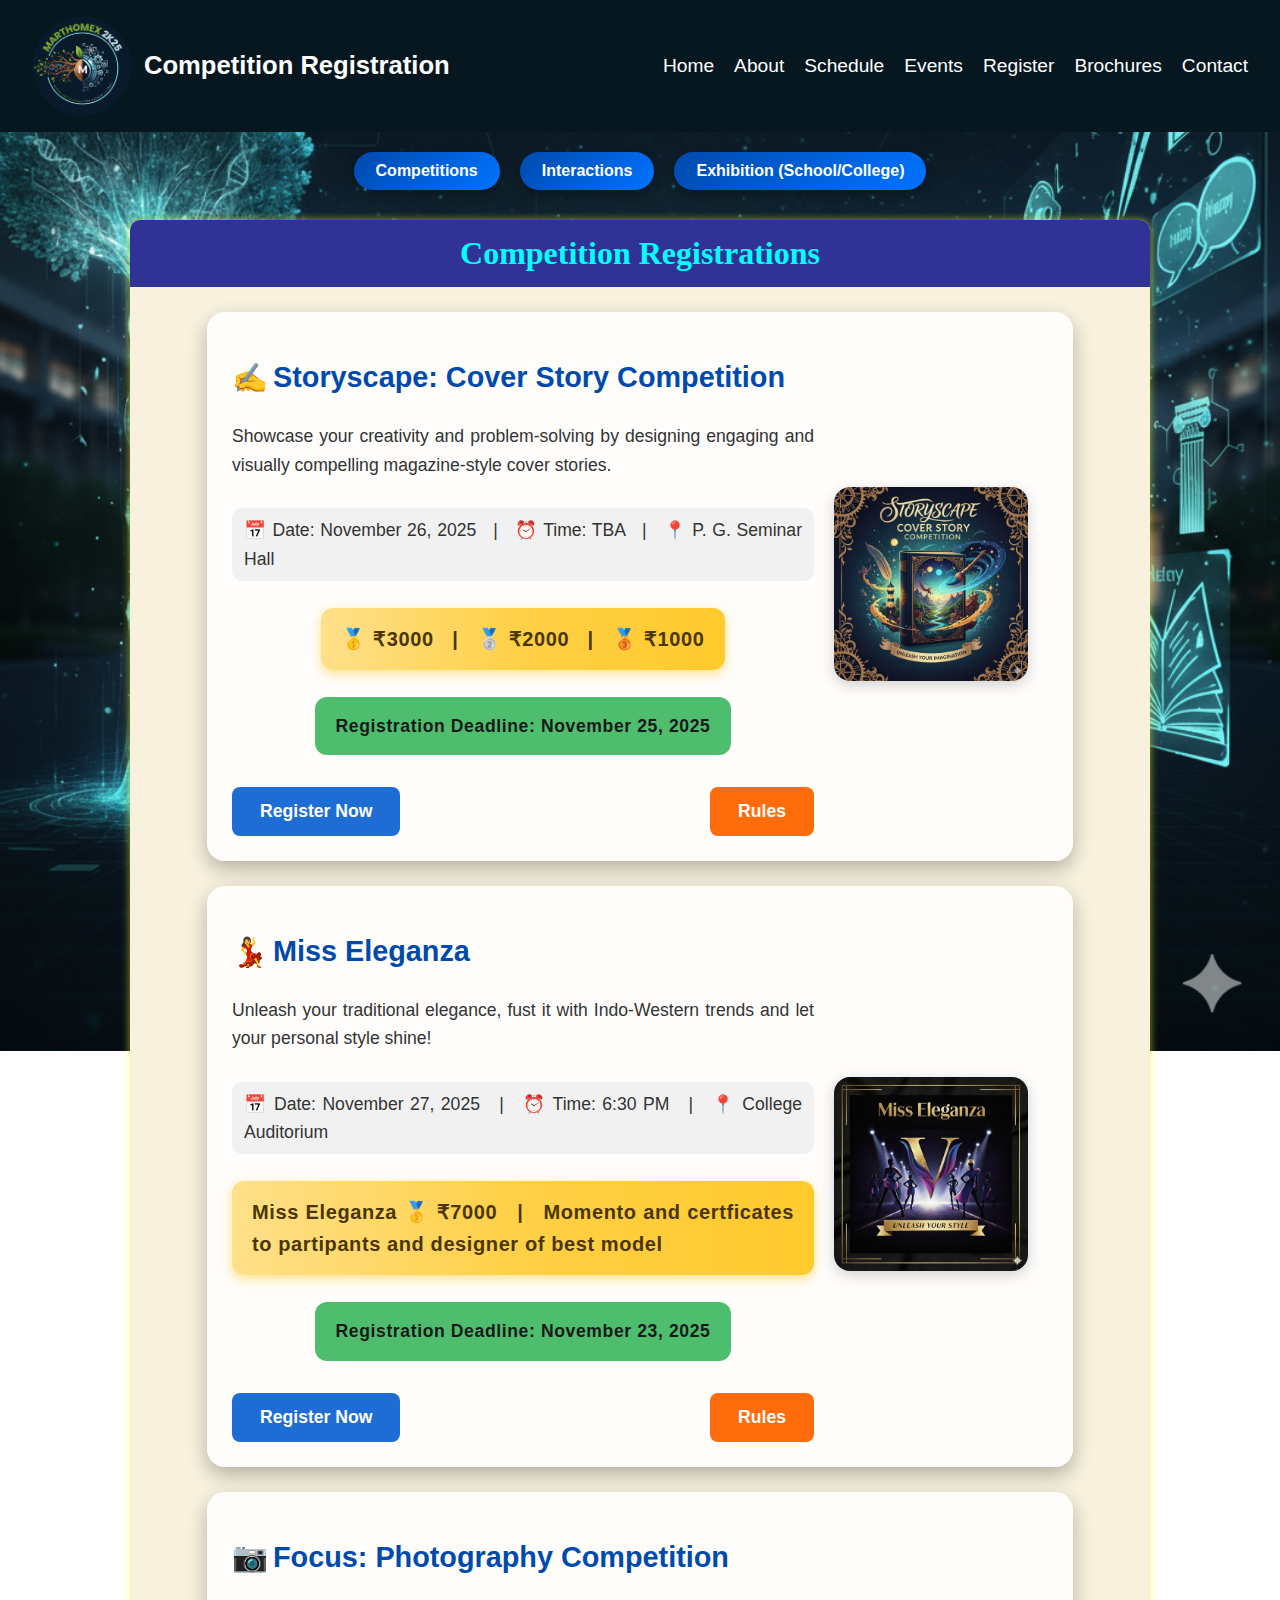
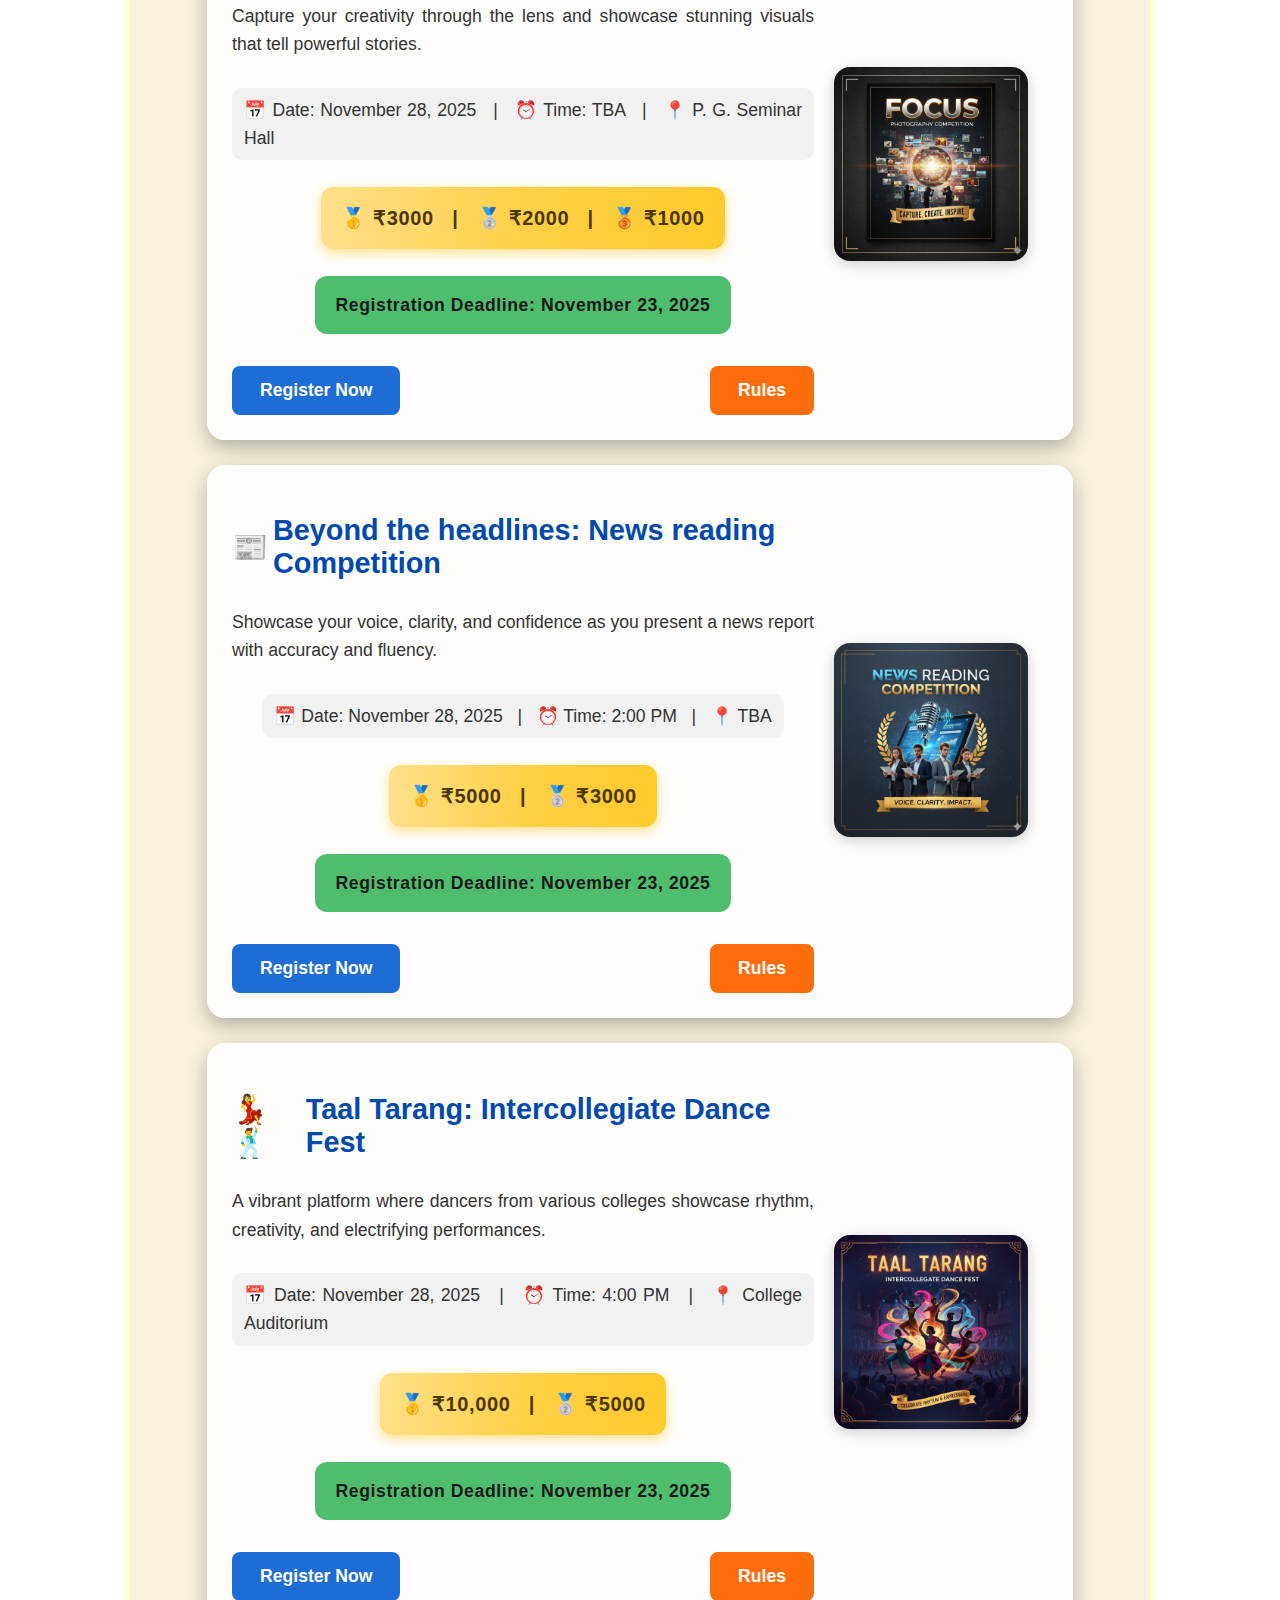
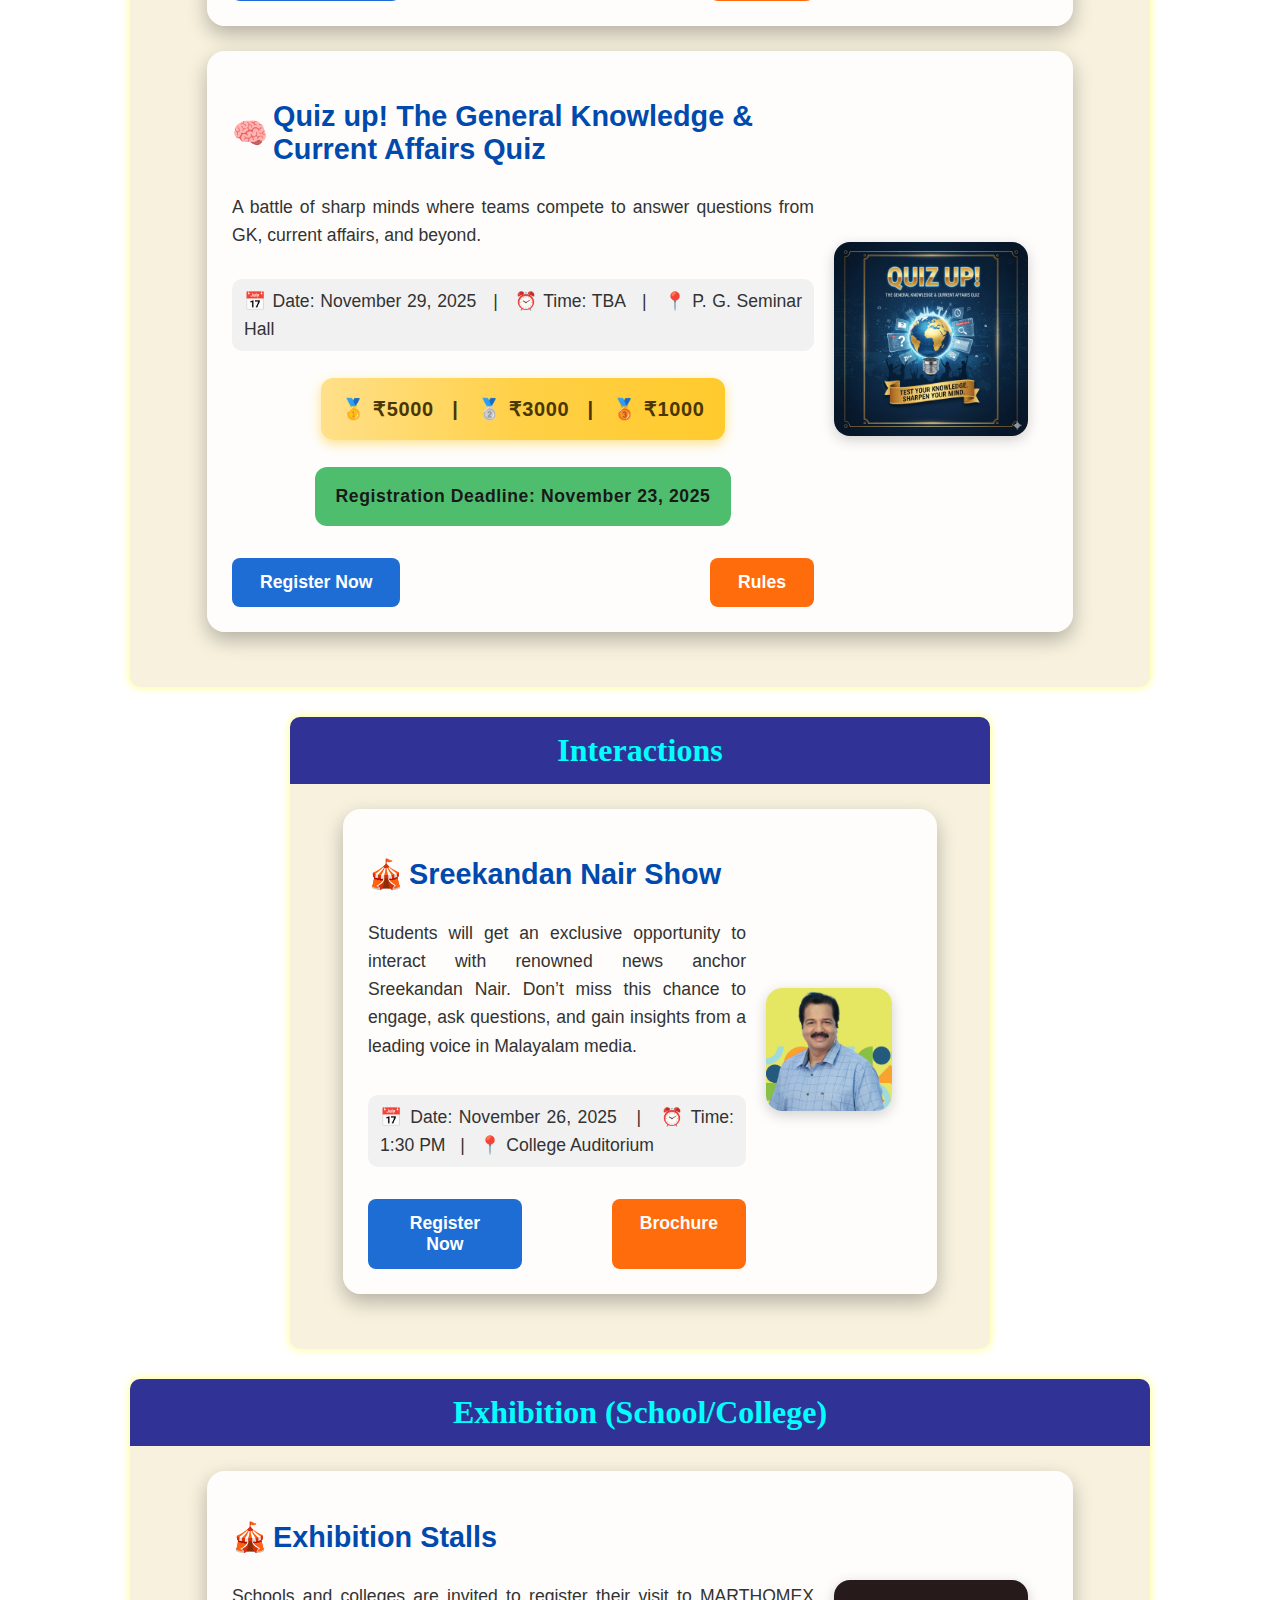
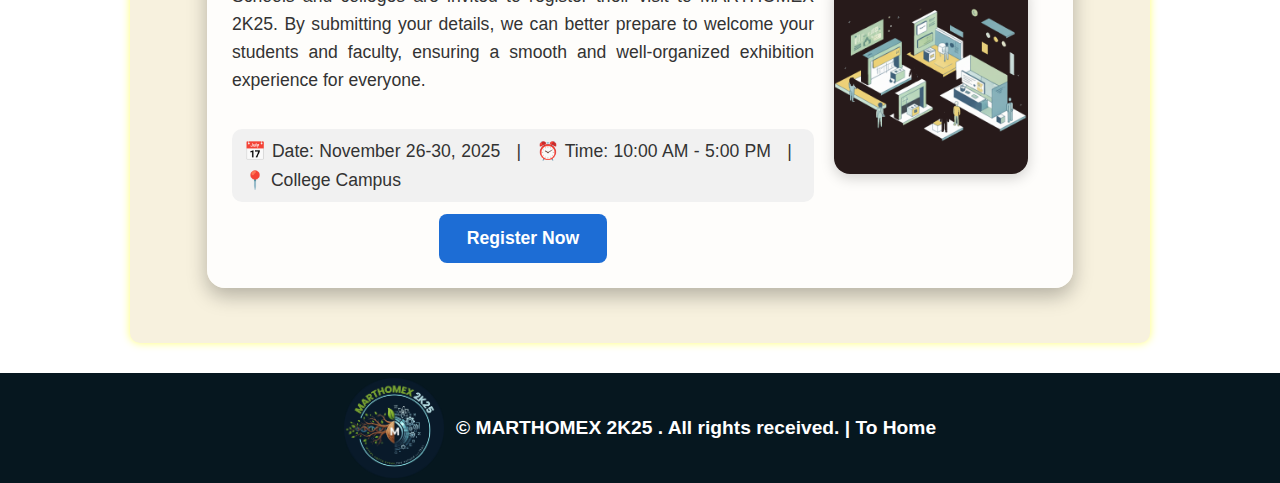
<file: registration.html>
<!DOCTYPE html>
<html lang="en">

<head>
  <meta charset="UTF-8">
  <meta name="viewport" content="width=device-width, initial-scale=1.0">
  <title>Register - MARTHOMEX 2K25</title>
  <link rel="stylesheet" href="css/main.css">
  <link rel="stylesheet" href="css/events.css">
  <link href="https://fonts.cdnfonts.com/css/gagalin" rel="stylesheet">
  <link href="https://fonts.googleapis.com/css2?family=Monoton&display=swap" rel="stylesheet">
</head>

<body id="registration">
  <!-- Header -->
  <header class="main ">
    <div class="logo">
      <img id="marthomex_top_heading" src="images/marthomex_logo.png" alt="">
      <h1>Competition Registration</h1>
    </div>
    <nav class="nav_main">
      <a href="index.html" class="active">Home</a>
      <a href="about.html">About</a>
      <a href="schedule.html">Schedule</a>
      <a href="events.html">Events</a>
      <a href="registration.html">Register</a>
      <a href="brochures.html">Brochures</a>
      <a href="contact.html">Contact</a>
    </nav>
  </header>



  <div id="top-buttons">
    <a href="#registration_competition" class="top-btn">Competitions</a>
    <a href="#registration_interaction" class="top-btn">Interactions</a>
    <a href="#registration_school" class="top-btn">Exhibition (School/College)</a>
  </div>

  <section id="registration_competition">
    <h1>Competition Registrations</h1>


    <!-- ================================================================================== -->
    <!-- ======================== Storyscape ============================================ -->

    <div class="event-card" id="reg_storyscape">



      <div class="event-info">
        <div class="event_heading">
          <h2>✍️</h2>
          <h2>Storyscape: Cover Story Competition</h2>
        </div>

        <p>
          Showcase your creativity and problem-solving by designing engaging and visually compelling magazine-style
          cover stories.
        </p>

        <p class="details">
          📅 Date: November 26, 2025 &nbsp; | &nbsp; ⏰ Time: TBA &nbsp; | &nbsp; 📍 P. G. Seminar Hall
        </p>

        <p class="prizes">
          🥇 ₹3000 &nbsp;&nbsp;|&nbsp;&nbsp; 🥈 ₹2000 &nbsp;&nbsp;|&nbsp;&nbsp; 🥉 ₹1000
        </p>

        <br>
        <p class="deadline">
          Registration Deadline: November 25, 2025
        </p>


        <div class="btn-row">

          <a class="reg-btn"
            href="https://docs.google.com/forms/d/e/1FAIpQLSf9mGmGkPOEu5uHy31MlC6WQlWCfiC75iZATekLy-2j9Dq2yA/viewform"
            target="_blank">
            Register Now
          </a>

          <a class="rules-btn" href="documents/rules/storyscape_merged.pdf" target="_blank">
            Rules
          </a>
        </div>


      </div>

      <div class="event-image">
        <img src="images/events/storyscape.png" alt="Storyscape Competition">
      </div>
    </div>



    <!-- ================================================================================== -->
    <!-- ======================== fashion show ============================================ -->

    <div class="event-card" id="reg_fashion show">



      <div class="event-info">
        <div class="event_heading">
          <h2>💃</h2>
          <h2>Miss Eleganza</h2>
        </div>

        <p>
          Unleash your traditional elegance, fust it with Indo-Western trends and let your personal style shine!
        </p>

        <p class="details">
          📅 Date: November 27, 2025 &nbsp; | &nbsp; ⏰ Time: 6:30 PM &nbsp; | &nbsp; 📍 College Auditorium
        </p>



        <p class="prizes">
          Miss Eleganza 🥇 ₹7000 &nbsp;&nbsp;|&nbsp;&nbsp; Momento and certficates to partipants and designer of best
          model
        </p>
        <p class="deadline">
          Registration Deadline: November 23, 2025
        </p>

        <div class="btn-row">

          <!-- Google Form Link -->
          <a class="reg-btn"
            href="https://docs.google.com/forms/d/e/1FAIpQLSfADwh2vrgOJbzY6-ABd0zyuDZqgLI36TTBlIil8rAmJ1Ftnw/viewform"
            target="_blank">
            Register Now
          </a>

          <a class="rules-btn" href="documents/rules/fashion_show_merged.pdf" target="_blank">
            Rules
          </a>
        </div>


      </div>

      <div class="event-image">
        <img src="images/home_page/competitions/fashion_show.png" alt="Storyscape Competition">
      </div>
    </div>



    <!-- ================================================================================== -->
    <!-- ======================== photography ============================================ -->

    <div class="event-card" id="reg_photography">



      <div class="event-info">
        <div class="event_heading">
          <h2>📷</h2>
          <h2>Focus: Photography Competition</h2>
        </div>

        <p>
          Capture your creativity through the lens and showcase stunning visuals that tell powerful stories.
        </p>

        <p class="details">
          📅 Date: November 28, 2025 &nbsp; | &nbsp; ⏰ Time: TBA &nbsp; | &nbsp; 📍 P. G. Seminar Hall
        </p>

        <p class="prizes">
          🥇 ₹3000 &nbsp;&nbsp;|&nbsp;&nbsp; 🥈 ₹2000 &nbsp;&nbsp;|&nbsp;&nbsp; 🥉 ₹1000
        </p>
        <br>
        <p class="deadline">
          Registration Deadline: November 23, 2025
        </p>


        <div class="btn-row">

          <!-- Google Form Link -->
          <a class="reg-btn"
            href="https://docs.google.com/forms/d/e/1FAIpQLSfhY1r6ffYDYQL4rxbV5ZaVvnWTymNnZn2MbXxDNPxiU-NdYA/viewform"
            target="_blank">
            Register Now
          </a>

          <a class="rules-btn" href="documents/rules/photography_merged.pdf" target="_blank">
            Rules
          </a>
        </div>


      </div>

      <div class="event-image">
        <img src="images/events/photography.png" alt="Storyscape Competition">
      </div>
    </div>

    <!-- ================================================================================== -->
    <!-- ======================== news reading ============================================ -->

    <div class="event-card" id="reg_rews_reading">



      <div class="event-info">
        <div class="event_heading">
          <h2>📰</h2>
          <h2>Beyond the headlines: News reading Competition</h2>
        </div>

        <p>
          Showcase your voice, clarity, and confidence as you present a news report with accuracy and fluency.
        </p>

        <p class="details">
          📅 Date: November 28, 2025 &nbsp; | &nbsp; ⏰ Time: 2:00 PM &nbsp; | &nbsp; 📍 TBA
        </p>

        <p class="prizes">
          🥇 ₹5000 &nbsp;&nbsp;|&nbsp;&nbsp; 🥈 ₹3000
        </p>

        <br>

        <p class="deadline">
          Registration Deadline: November 23, 2025
        </p>

        <div class="btn-row">

          <!-- Google Form Link -->
          <a class="reg-btn"
            href="https://docs.google.com/forms/d/e/1FAIpQLSfSzoSFXUwhQRPQC9kn52d9Lnhsn_v62oayxmPFp8f7QETCnQ/viewform"
            target="_blank">
            Register Now
          </a>

          <a class="rules-btn" href="documents/rules/news_reading_merged.pdf" target="_blank">
            Rules
          </a>
        </div>


      </div>

      <div class="event-image">
        <img src="images/events/news_reading.png" alt="Storyscape Competition">
      </div>
    </div>

    <!-- ================================================================================== -->
    <!-- ======================== dance fest ============================================ -->

    <div class="event-card" id="reg_dance_fest">



      <div class="event-info">
        <div class="event_heading">
          <h2>💃🕺</h2>
          <h2>Taal Tarang: Intercollegiate Dance Fest</h2>
        </div>

        <p>
          A vibrant platform where dancers from various colleges showcase rhythm, creativity, and electrifying
          performances.
        </p>

        <p class="details">
          📅 Date: November 28, 2025 &nbsp; | &nbsp; ⏰ Time: 4:00 PM &nbsp; | &nbsp; 📍 College Auditorium
        </p>

        <p class="prizes">
          🥇 ₹10,000 &nbsp;&nbsp;|&nbsp;&nbsp; 🥈 ₹5000
        </p>

        <br>
        <p class="deadline">
          Registration Deadline: November 23, 2025
        </p>

        <div class="btn-row">

          <!-- Google Form Link -->
          <a class="reg-btn"
            href="https://docs.google.com/forms/d/e/1FAIpQLSew60mjmy93-pREgm6iqrZAsEZneP3bPzgt3S9aRHeeZbRGKQ/viewform"
            target="_blank">
            Register Now
          </a>

          <a class="rules-btn" href="documents/rules/dance_fest_merged.pdf" target="_blank">
            Rules
          </a>
        </div>


      </div>

      <div class="event-image">
        <img src="images/events/dance_fest.png" alt="Storyscape Competition">
      </div>
    </div>


    <!-- ================================================================================== -->
    <!-- ======================== Quiz ============================================ -->

    <div class="event-card" id="reg_quiz">



      <div class="event-info">
        <div class="event_heading">
          <h2>🧠</h2>
          <h2>Quiz up! The General Knowledge & Current Affairs Quiz</h2>
        </div>

        <p>
          A battle of sharp minds where teams compete to answer questions from GK, current affairs, and beyond.
        </p>

        <p class="details">
          📅 Date: November 29, 2025 &nbsp; | &nbsp; ⏰ Time: TBA &nbsp; | &nbsp; 📍 P. G. Seminar Hall
        </p>

        <p class="prizes">
          🥇 ₹5000 &nbsp;&nbsp;|&nbsp;&nbsp; 🥈 ₹3000 &nbsp;&nbsp;|&nbsp;&nbsp; 🥉 ₹1000
        </p>

        <br>
        <p class="deadline">
          Registration Deadline: November 23, 2025
        </p>

        <div class="btn-row">

          <!-- Google Form Link -->
          <a class="reg-btn"
            href="https://docs.google.com/forms/d/e/1FAIpQLScaGqd99DdSr3H45TraknCMLANRgkBuoj66K0n-AnegTnNADA/viewform"
            target="_blank">
            Register Now
          </a>

          <a class="rules-btn" href="documents/rules/quiz_merged.pdf" target="_blank">
            Rules
          </a>
        </div>


      </div>

      <div class="event-image">
        <img src="images/events/quiz.png" alt="Storyscape Competition">
      </div>
    </div>

  </section>

  <section id="registration_interaction">
    <h1>Interactions</h1>

    <!-- ================================================================================== -->
    <!-- ======================== Interaction ============================================ -->

    <div class="event-card" id="reg_interaction">



      <div class="event-info">
        <div class="event_heading">
          <h2>🎪</h2>
          <h2>Sreekandan Nair Show</h2>
        </div>

        <p>
          Students will get an exclusive opportunity to interact with renowned news anchor Sreekandan Nair. Don’t miss
          this chance to engage, ask questions, and gain insights from a leading voice in Malayalam media.
        </p>

        <p>

        </p>
        <p class="details">
          📅 Date: November 26, 2025 &nbsp; | &nbsp; ⏰ Time: 1:30 PM &nbsp; | &nbsp; 📍 College Auditorium
        </p>

        <div class="btn-row">

          <!-- Google Form Link -->
          <a class="reg-btn"
            href="https://docs.google.com/forms/d/e/1FAIpQLSfxzPqvQmprcQFYsVx98dObtR8gL3vPfeqxD4uik0GccoJOcA/viewform"
            target="_blank">
            Register Now
          </a>

          <a class="rules-btn" href="documents/brochures/Sreekandan Nair Show.pdf" target="_blank">
            Brochure
          </a>
        </div>


      </div>

      <div class="event-image">
        <img src="images/events/navigating_tomorrow.PNG" alt="Storyscape Competition">
      </div>
    </div>

  </section>

  <section id="registration_school">
    <h1>Exhibition (School/College)</h1>

    <!-- ================================================================================== -->
    <!-- ======================== Exhibition ============================================ -->

    <div class="event-card" id="reg_exhibition">



      <div class="event-info">
        <div class="event_heading">
          <h2>🎪</h2>
          <h2>Exhibition Stalls</h2>
        </div>

        <p>
          Schools and colleges are invited to register their visit to MARTHOMEX 2K25. By submitting your details, we can
          better prepare to welcome your students and faculty, ensuring a smooth and well-organized exhibition
          experience for everyone.
        </p>

        <p>

        </p>
        <p class="details">
          📅 Date: November 26-30, 2025 &nbsp; | &nbsp; ⏰ Time: 10:00 AM - 5:00 PM &nbsp; | &nbsp; 📍 College
          Campus
        </p>


        <div id="school_reg_button">

          <!-- Google Form Link -->
          <a id="school-reg-btn"
            href="https://docs.google.com/forms/d/e/1FAIpQLSee1jPjdoK-DG0-QrkUdWOCEFNVc87XyD-HV6ydAWHK4K0Fvw/viewform?usp=publish-editor"
            target="_blank">
            Register Now
          </a>
        </div>


      </div>

      <div class="event-image">
        <img src="images/events/exhibition_cover.png" alt="Storyscape Competition">
      </div>
    </div>

  </section>


  <!-- Footer -->

  <footer>
    <div class="logo">
      <img src="images/marthomex_logo.png" alt="">
      <h1> &copy; MARTHOMEX 2K25 . All rights received. | <a href="index.html">To Home</a>
      </h1>
    </div>
  </footer>
</body>
</body>

</html>
</file>
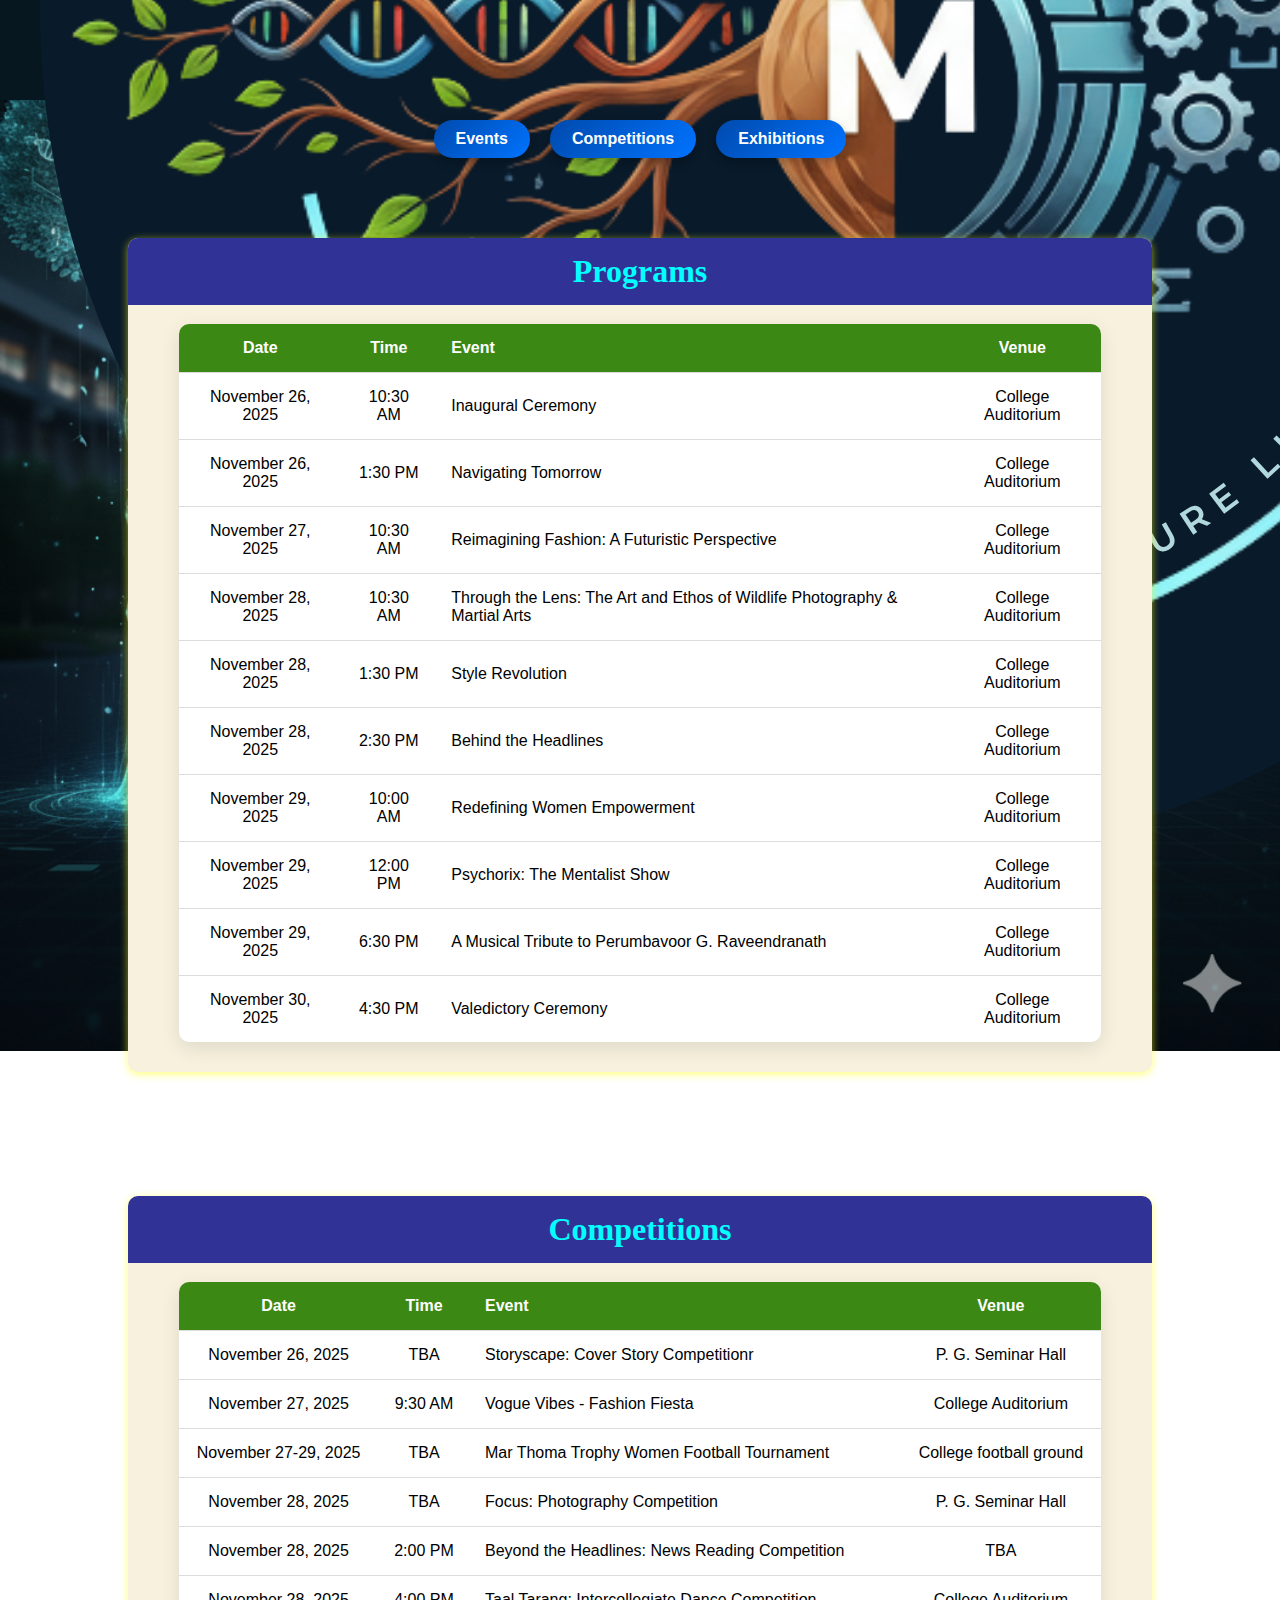
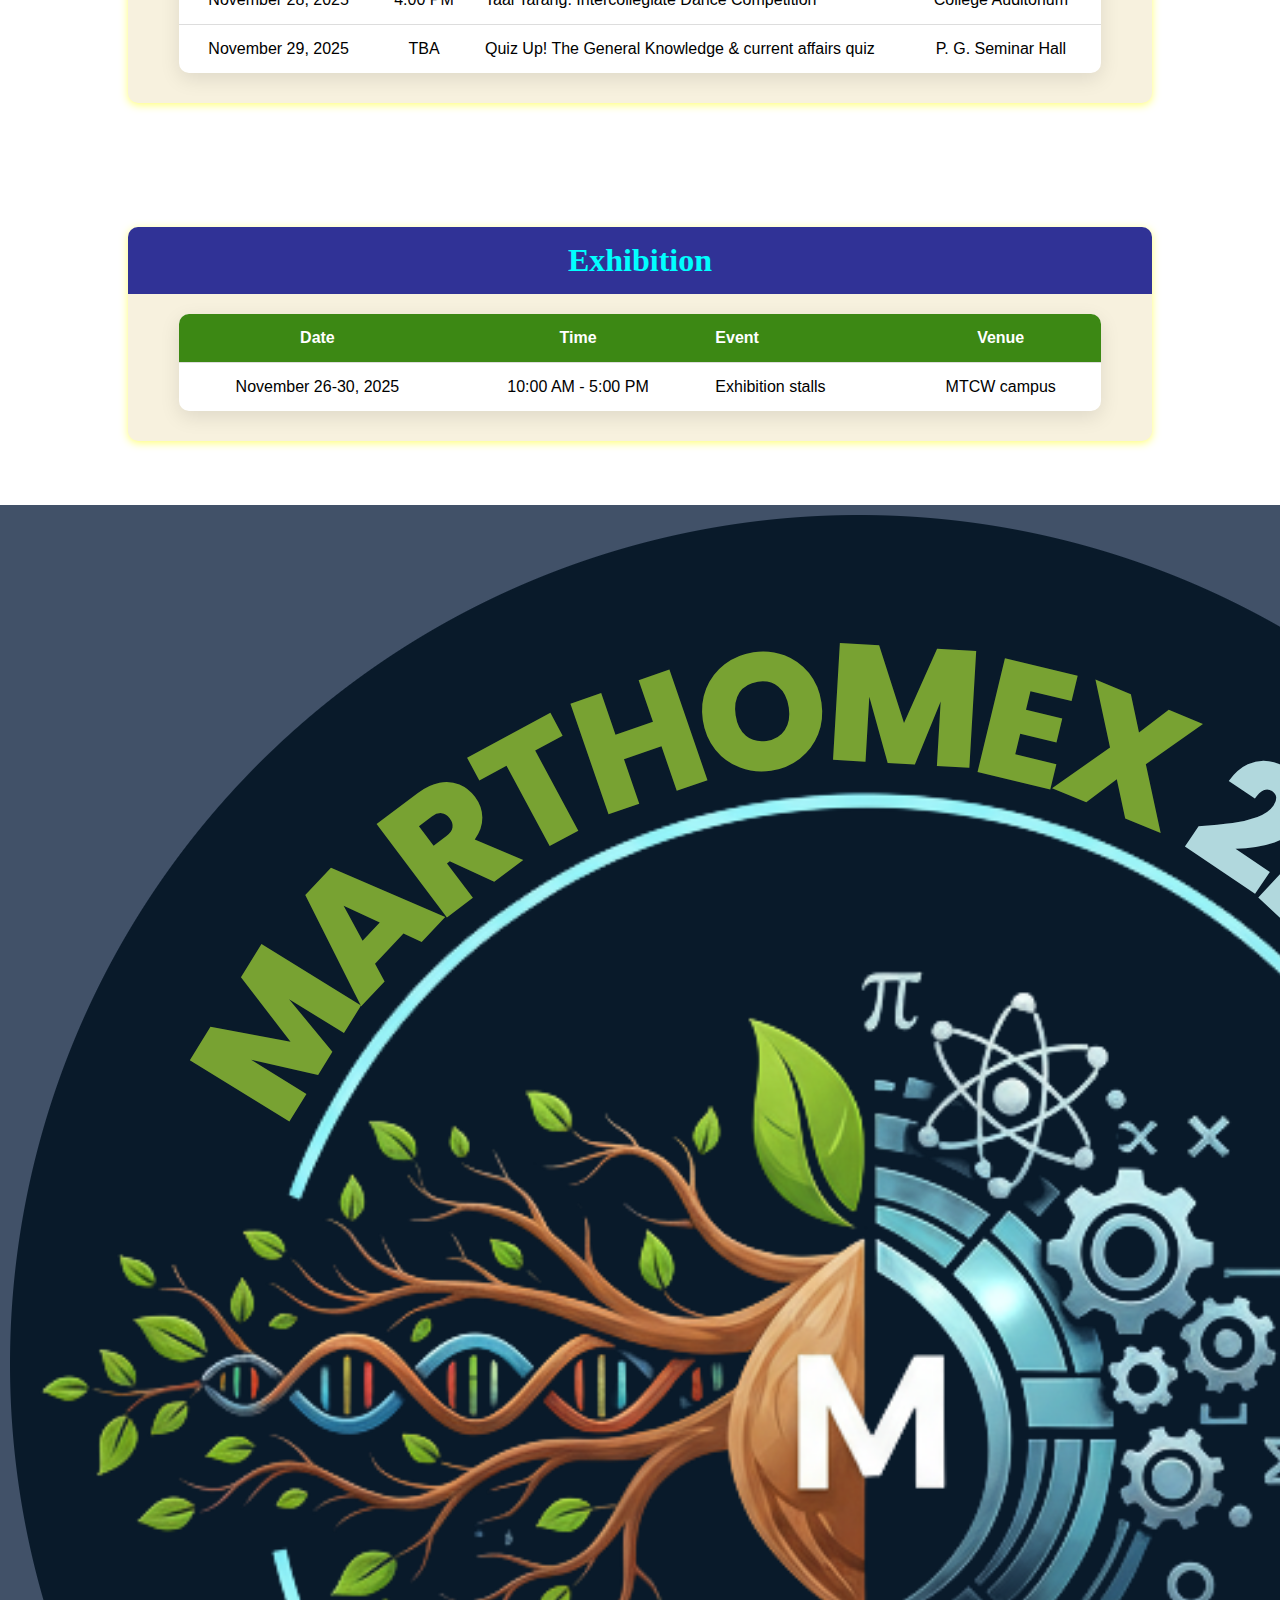
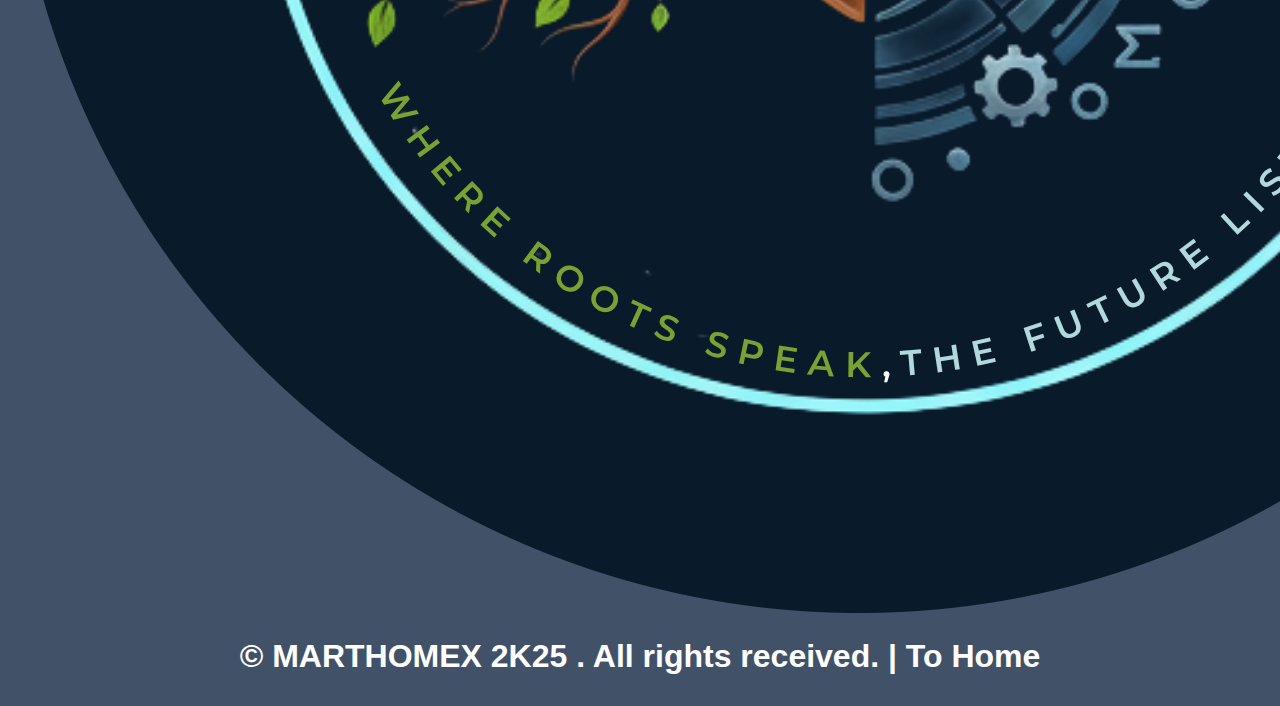
<file: schedule.html>
<!DOCTYPE html>
<html lang="en">

<head>
  <meta charset="UTF-8">
  <title>Event Schedule - MARTHOMEX 2K25</title>
  <link rel="stylesheet" href="css/style.css">
</head>

<body id="schedule">


  <!-- main heading -->
  <header class="main">
    <div class="logo">
      <img src="images/marthomex_logo.png" alt="MTCW LOGO">
      <h1>Event Schedule</h1>
    </div>
    <nav class="nav_main">
      <a href="index.html" class="active">Home</a>
      <a href="about.html">About</a>
      <a href="schedule.html">Schedule</a>
      <a href="events.html">Events</a>
      <a href="registration.html">Register</a>
      <!-- <a href="stalls.html">Stalls</a> -->
      <a href="brochures.html">Brochures</a>
      <a href="contact.html">Contact</a>
    </nav>
  </header>


  <div id="top-buttons">
    <a href="#schedule-event" class="top-btn">Events</a>
    <a href="#schedule-competition" class="top-btn">Competitions</a>
    <a href="#schedule-exhibition" class="top-btn">Exhibitions</a>
  </div>

  <section class="schedule-section" id="schedule-event">
    <h1>Programs</h1>
    <p></p>

    <table class="schedule-table">
      <thead>
        <tr>
          <th>Date</th>
          <th>Time</th>
          <th>Event</th>
          <th>Venue</th>
        </tr>
      </thead>
      <tbody>
        <tr>
          <td>November 26, 2025</td>
          <td>10:30 AM</td>
          <td>Inaugural Ceremony</td>
          <td>College Auditorium</td>
        </tr>


        <tr>
          <td>November 26, 2025</td>
          <td>1:30 PM</td>
          <td>Navigating Tomorrow</td>
          <td>College Auditorium</td>
        </tr>

        <tr>
          <td>November 27, 2025</td>
          <td>10:30 AM</td>
          <td>Reimagining Fashion: A Futuristic Perspective</td>
          <td>College Auditorium</td>
        </tr>

        <tr>
          <td>November 28, 2025</td>
          <td>10:30 AM</td>
          <td>Through the Lens: The Art and Ethos of Wildlife Photography & Martial Arts</td>
          <td>College Auditorium</td>
        </tr>

        <tr>
          <td>November 28, 2025</td>
          <td>1:30 PM</td>
          <td>Style Revolution</td>
          <td>College Auditorium</td>
        </tr>


        <tr>
          <td>November 28, 2025</td>
          <td>2:30 PM</td>
          <td>Behind the Headlines</td>
          <td>College Auditorium</td>
        </tr>

        <tr>
          <td>November 29, 2025</td>
          <td>10:00 AM</td>
          <td>Redefining Women Empowerment</td>
          <td>College Auditorium</td>
        </tr>

        <tr>
          <td>November 29, 2025</td>
          <td>12:00 PM</td>
          <td>Psychorix: The Mentalist Show</td>
          <td>College Auditorium</td>
        </tr>


        <tr>
          <td>November 29, 2025</td>
          <td>6:30 PM</td>
          <td>A Musical Tribute to Perumbavoor G. Raveendranath</td>
          <td>College Auditorium</td>
        </tr>

        <tr>
          <td>November 30, 2025</td>
          <td>4:30 PM</td>
          <td>Valedictory Ceremony</td>
          <td>College Auditorium</td>
        </tr>



      </tbody>
    </table>
  </section>

  <section class="schedule-section" id="schedule-competition">
    <h1>Competitions</h1>
    <p></p>

    <table class="schedule-table">
      <thead>
        <tr>
          <th>Date</th>
          <th>Time</th>
          <th>Event</th>
          <th>Venue</th>
        </tr>
      </thead>
      <tbody>


        <!-- Event - 1 -->
        <tr>
          <td>November 26, 2025</td>
          <td>TBA</td>
          <td>Storyscape: Cover Story Competitionr</td>
          <td>P. G. Seminar Hall</td>
        </tr>

        <!-- Event - 2 -->
        <tr>
          <td>November 27, 2025</td>
          <td>9:30 AM</td>
          <td>Vogue Vibes - Fashion Fiesta</td>
          <td>College Auditorium</td>
        </tr>


        <tr>
          <td>November 27-29, 2025</td>
          <td>TBA</td>
          <td>Mar Thoma Trophy Women Football Tournament</td>
          <td>College football ground</td>
        </tr>

        <!-- Event - 3 -->
        <tr>
          <td>November 28, 2025</td>
          <td>TBA</td>
          <td>Focus: Photography Competition</td>
          <td>P. G. Seminar Hall</td>
        </tr>

        <!-- Event - 4 -->
        <tr>
          <td>November 28, 2025</td>
          <td>2:00 PM</td>
          <td>Beyond the Headlines: News Reading Competition</td>
          <td>TBA</td>
        </tr>

        <!-- Event - 5 -->
        <tr>
          <td>November 28, 2025</td>
          <td>4:00 PM</td>
          <td>Taal Tarang: Intercollegiate Dance Competition</td>
          <td>College Auditorium</td>
        </tr>

        <!-- Event - 6 -->
        <tr>
          <td>November 29, 2025</td>
          <td>TBA</td>
          <td>Quiz Up! The General Knowledge & current affairs quiz</td>
          <td>P. G. Seminar Hall</td>
        </tr>






      </tbody>
    </table>
  </section>

  <section class="schedule-section" id="schedule-exhibition">
    <h1>Exhibition</h1>
    <p></p>

    <table class="schedule-table">
      <thead>
        <tr>
          <th>Date</th>
          <th>Time</th>
          <th>Event</th>
          <th>Venue</th>
        </tr>
      </thead>
      <tbody>
        <tr>
          <td>November 26-30, 2025</td>
          <td>10:00 AM - 5:00 PM</td>
          <td>Exhibition stalls</td>
          <td>MTCW campus</td>
        </tr>


      </tbody>
    </table>
  </section>

  <footer>
    <div class="logo">
      <img src="images/marthomex_logo.png" alt="">
      <h1> &copy; MARTHOMEX 2K25 . All rights received. | <a href="index.html">To Home</a>
      </h1>
    </div>
  </footer>

</body>

</html>
</file>
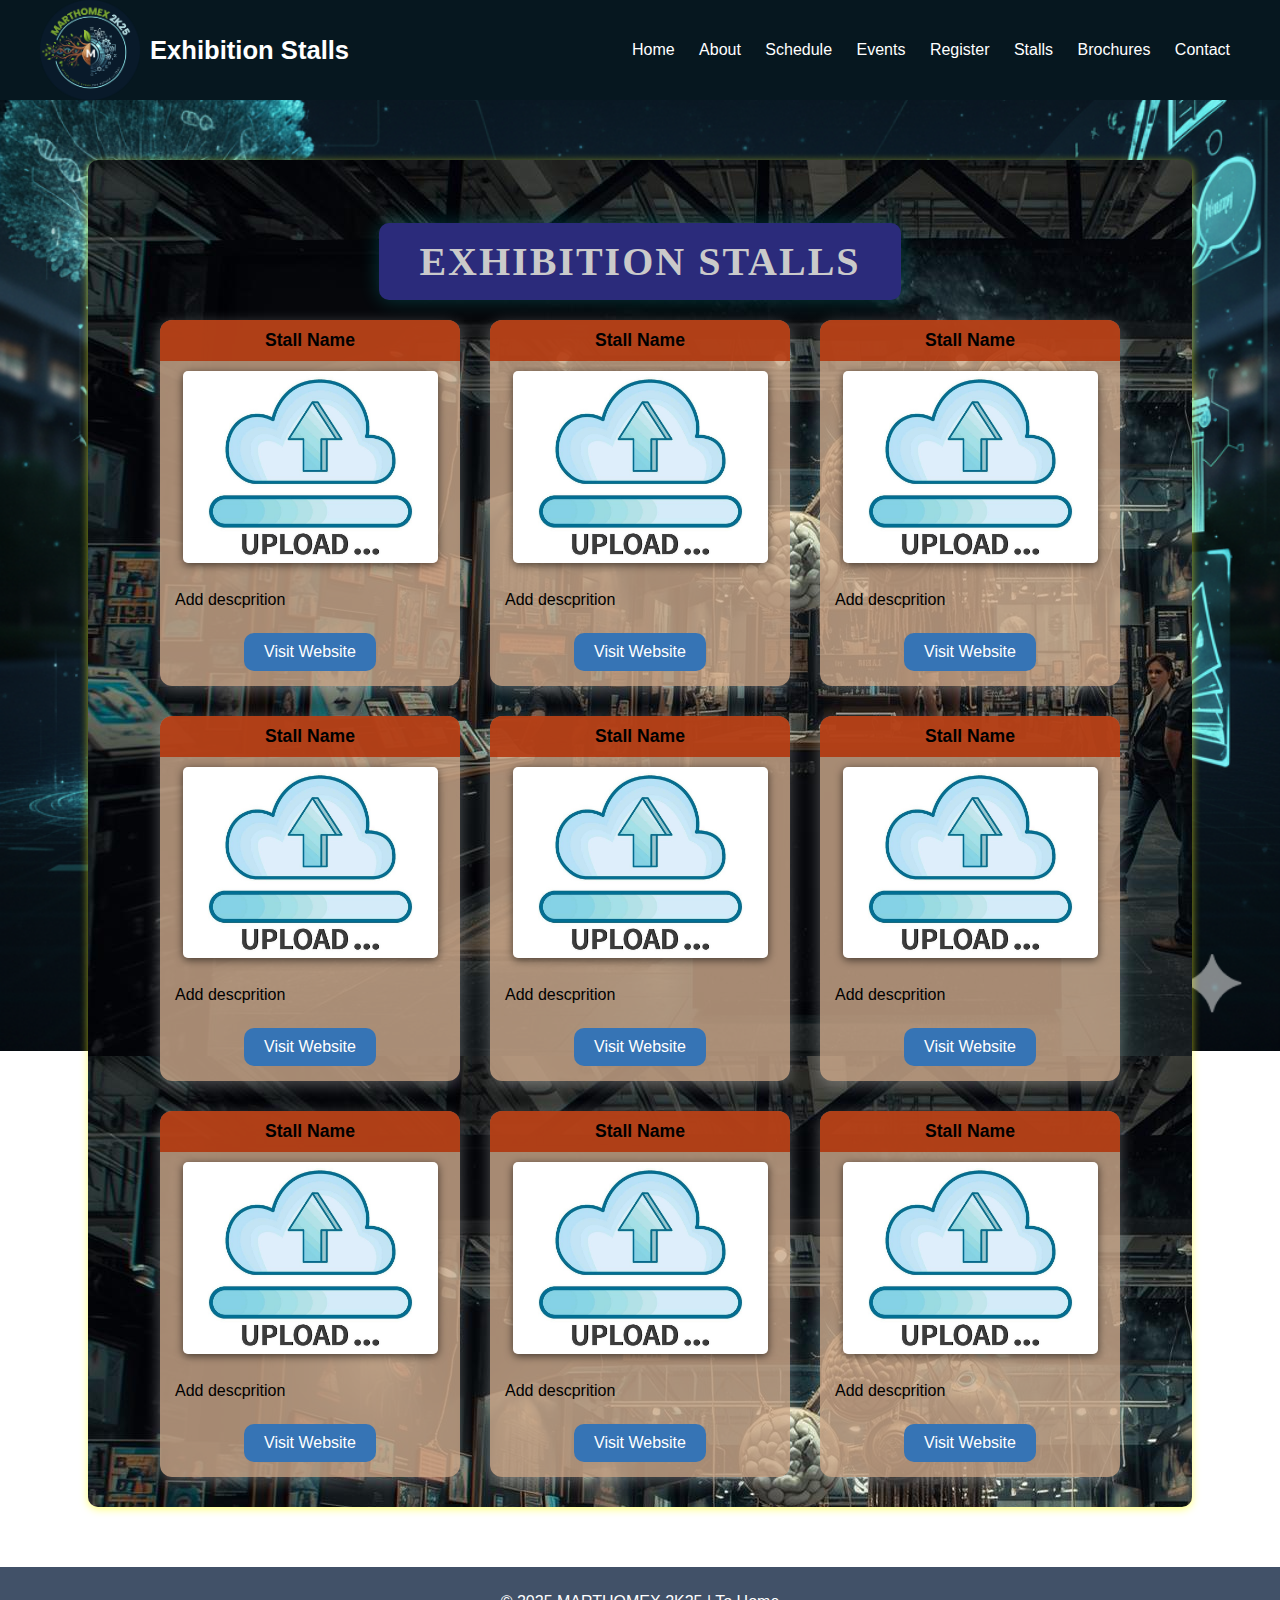
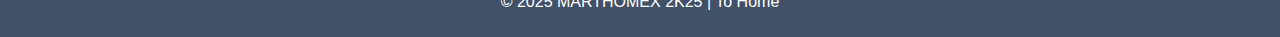
<file: stalls.html>
<!DOCTYPE html>
<html lang="en">

<head>
  <meta charset="UTF-8">
  <title>Stalls - MARTHOMEX 2K25</title>
  <link rel="stylesheet" href="css/style.css">
</head>

<body>
  <!-- Header -->
  <header id="main-2">
    <div class="logo_mtcw">
      <img src="images/marthomex_logo.png" alt="MTCW LOGO">
      <h1>Exhibition Stalls</h1>
    </div>
    <nav>
      <a href="index.html" class="active">Home</a>
      <a href="about.html">About</a>
      <a href="schedule.html">Schedule</a>
      <a href="events.html">Events</a>
      <a href="registration.html">Register</a>
      <a href="stalls.html">Stalls</a>
      <a href="brochures.html">Brochures</a>
      <a href="contact.html">Contact</a>
    </nav>
  </header>

  <section id="stalls">
    <h2>Exhibition Stalls</h2>
    <div class="stall-container">

      <div class="stall">
        <div class="stall-header">Stall Name</div>
        <img src="images/stalls/upload.jpg" alt="Tech Innovations Stall">
        <p class="stall-desc"> Add descprition</p>

        <a href="https://marthomacollege.ac.in/" target="_blank" class="stall-link">Visit Website</a>
      </div>


      <div class="stall">
        <div class="stall-header">Stall Name</div>
        <img src="images/stalls/upload.jpg" alt="Tech Innovations Stall">
        <p class="stall-desc"> Add descprition</p>

        <a href="https://marthomacollege.ac.in/" target="_blank" class="stall-link">Visit Website</a>
      </div>


      <div class="stall">
        <div class="stall-header">Stall Name</div>
        <img src="images/stalls/upload.jpg" alt="Tech Innovations Stall">
        <p class="stall-desc"> Add descprition</p>

        <a href="https://marthomacollege.ac.in/" target="_blank" class="stall-link">Visit Website</a>
      </div>


      <div class="stall">
        <div class="stall-header">Stall Name</div>
        <img src="images/stalls/upload.jpg" alt="Tech Innovations Stall">
        <p class="stall-desc"> Add descprition</p>

        <a href="https://marthomacollege.ac.in/" target="_blank" class="stall-link">Visit Website</a>
      </div>


      <div class="stall">
        <div class="stall-header">Stall Name</div>
        <img src="images/stalls/upload.jpg" alt="Tech Innovations Stall">
        <p class="stall-desc"> Add descprition</p>

        <a href="https://marthomacollege.ac.in/" target="_blank" class="stall-link">Visit Website</a>
      </div>


      <div class="stall">
        <div class="stall-header">Stall Name</div>
        <img src="images/stalls/upload.jpg" alt="Tech Innovations Stall">
        <p class="stall-desc"> Add descprition</p>

        <a href="https://marthomacollege.ac.in/" target="_blank" class="stall-link">Visit Website</a>
      </div>


      <div class="stall">
        <div class="stall-header">Stall Name</div>
        <img src="images/stalls/upload.jpg" alt="Tech Innovations Stall">
        <p class="stall-desc"> Add descprition</p>

        <a href="https://marthomacollege.ac.in/" target="_blank" class="stall-link">Visit Website</a>
      </div>


      <div class="stall">
        <div class="stall-header">Stall Name</div>
        <img src="images/stalls/upload.jpg" alt="Tech Innovations Stall">
        <p class="stall-desc"> Add descprition</p>

        <a href="https://marthomacollege.ac.in/" target="_blank" class="stall-link">Visit Website</a>
      </div>


      <div class="stall">
        <div class="stall-header">Stall Name</div>
        <img src="images/stalls/upload.jpg" alt="Tech Innovations Stall">
        <p class="stall-desc"> Add descprition</p>

        <a href="https://marthomacollege.ac.in/" target="_blank" class="stall-link">Visit Website</a>
      </div>


    </div>
  </section>


  <!-- Footer -->
  <footer>
    <p>&copy; 2025 MARTHOMEX 2K25 | <a href="index.html"> To Home</a></p>
  </footer>
</body>

</html>
</file>
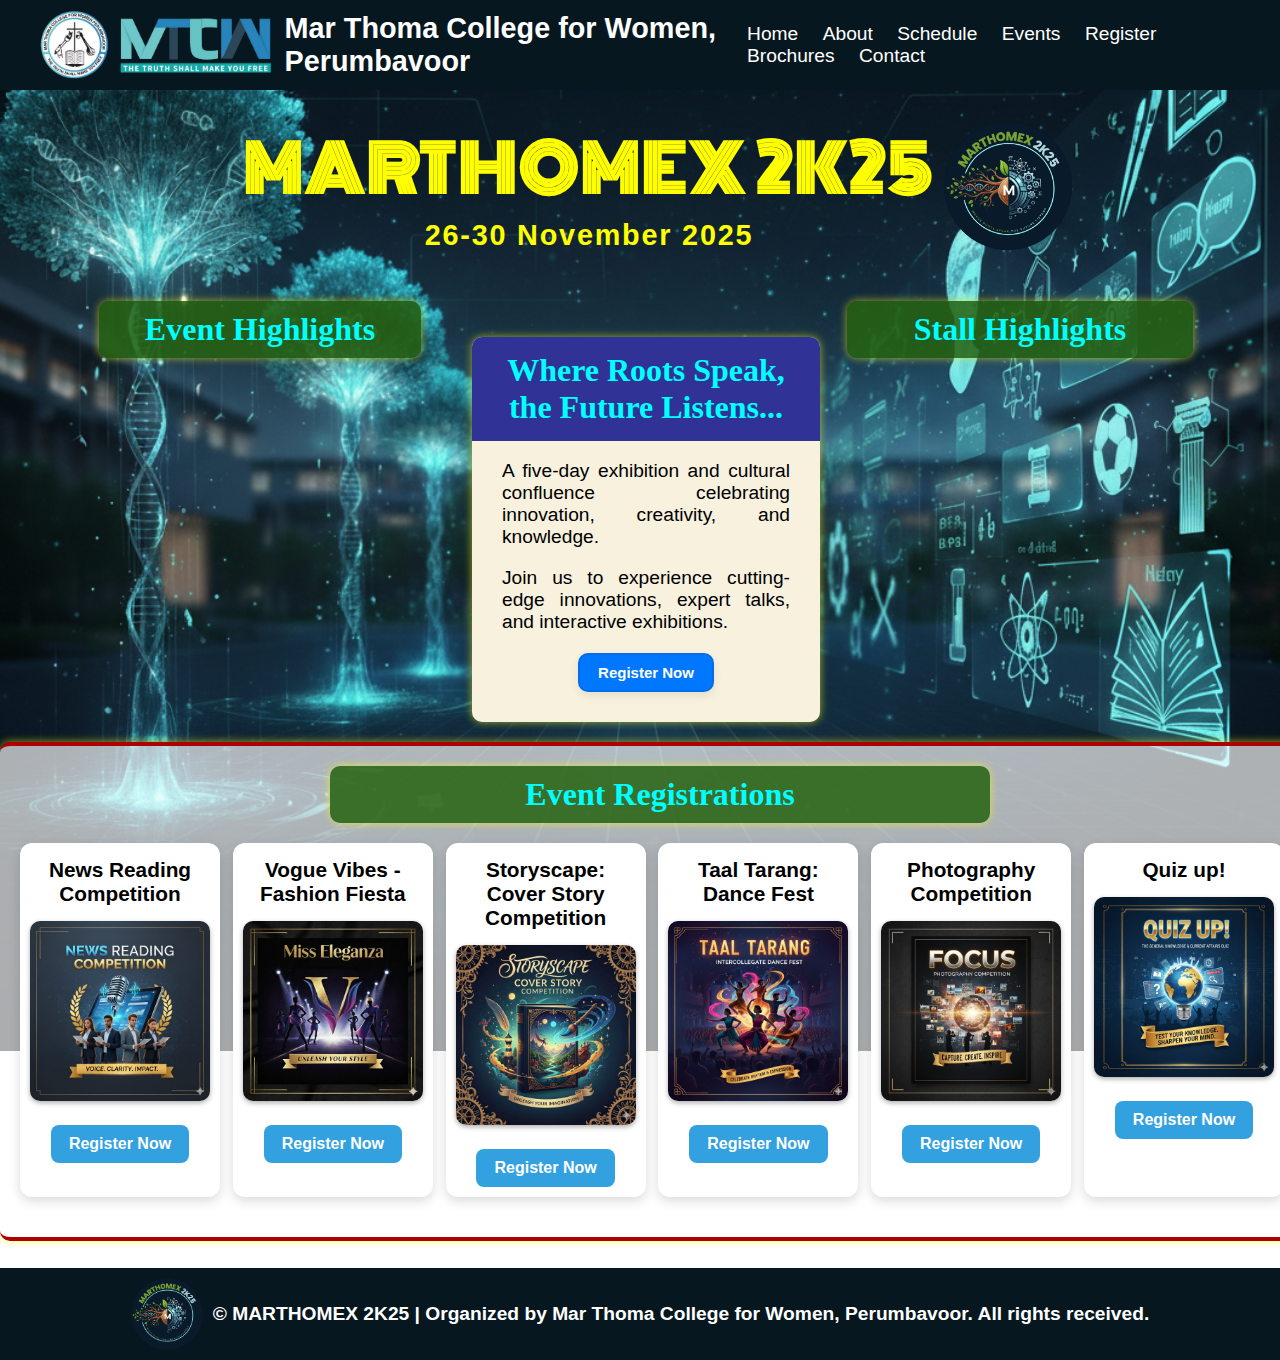
<file: testing.html>
<!DOCTYPE html>
<html lang="en">



<head>
    <meta charset="UTF-8">
    <title>MARTHOMEX 2K25</title>
    <link rel="stylesheet" href="css/testing.css">
    <!-- <link rel="stylesheet" href="css/slider.css"> -->
    <link href="https://fonts.cdnfonts.com/css/gagalin" rel="stylesheet">
    <link href="https://fonts.googleapis.com/css2?family=Monoton&display=swap" rel="stylesheet">
</head>

</body id="index">

<!-- main heading -->
<header class="main">
    <div class="logo">
        <img src="images/MTCW_logo.png" alt="MTCW LOGO">
        <h1>Mar Thoma College for Women, Perumbavoor</h1>
    </div>
    <nav class="nav_main">
        <a href="index.html" class="active">Home</a>
        <a href="about.html">About</a>
        <a href="schedule.html">Schedule</a>
        <a href="events.html">Events</a>
        <a href="registration.html">Register</a>
        <!-- <a href="stalls.html">Stalls</a> -->
        <a href="brochures.html">Brochures</a>
        <a href="contact.html">Contact</a>
    </nav>
</header>


<header id="title_marthomex">
    <div class="logo">
        <div class="title-block">
            <h1>MARTHOMEX 2K25</h1>
            <h2>26-30 November 2025</h2>
        </div>
        <img src="images/marthomex_logo.png" alt="marthomax logo">
    </div>
</header>







<div class="three-box">
    <div class="s1">
        <div id="event_highlight">
            <h1>Event Highlights</h1>


            <div id="event_fade">

                <!-- SLIDE 1: Landscape -->
                <div class="slide">
                    <img src="images/home_page/event_highlight/assha_sharath.png">
                </div>

                <!-- SLIDE 2: Two Portraits -->
                <div class="slide portrait-set">
                    <img src="images/home_page/event_highlight/musical_tribute.png">
                    <img src="images/home_page/event_highlight/nimna_vijay.png">
                </div>

                <!-- SLIDE 3: Landscape -->
                <div class="slide">
                    <img src="images/home_page/event_highlight/amal_ramesh.png">
                </div>

                <!-- SLIDE 4: Landscape -->
                <div class="slide">
                    <img src="images/home_page/event_highlight/gokul_ravi.png">
                </div>


                <!-- SLIDE 5: Two Portraits -->
                <div class="slide portrait-set">
                    <img src="images/home_page/event_highlight/sreekandan_nair.png">
                    <img src="images/home_page/event_highlight/stephy_zaviour.png">
                </div>


                <!-- SLIDE 6: Landscape -->
                <div class="slide">
                    <img src="images/home_page/event_highlight/naseer.png">
                </div>


                <!-- SLIDE 7: Landscape -->
                <div class="slide">
                    <img src="images/home_page/event_highlight/shamla_hamza.png">
                </div>


            </div>
        </div>
    </div>
    <div class="s2">
        <section id="welcome">
            <div class="content-box">
                <h1>Where Roots Speak, the Future Listens...</h1>
                <p>A five-day exhibition and cultural confluence celebrating innovation, creativity, and knowledge.</p>
                <p>Join us to experience cutting-edge innovations, expert talks, and interactive exhibitions.</p>

                <a href="registration.html" class="register-btn">Register Now</a>
            </div>
        </section>
    </div>
    <div class="s3">
        <div id="stall_highlight">
            <h1>Stall Highlights</h1>


            <div id="stall_fade">

                <!-- Landscape -->
                <div class="slide"> <img src="images/stalls/ISRO.jpeg" alt=""></div>
                <div class="slide"> <img src="images/stalls/kufos.jpeg" alt=""></div>
                <div class="slide"> <img src="images/stalls/robogenesis.PNG" alt=""></div>
                <div class="slide"> <img src="images/stalls/archaeology.jpg" alt=""></div>
                <div class="slide"> <img src="images/stalls/card.jpeg" alt=""></div>
                <div class="slide"> <img src="images/stalls/vanashree.jpeg" alt=""></div>
                <div class="slide"> <img src="images/stalls/ties.jpg" alt=""></div>
                <div class="slide"> <img src="images/stalls/kfri.png" alt=" "></div>
                <div class="slide"> <img src="images/stalls/postal_department.jpeg" alt=""></div>
                <div class="slide"> <img src="images/stalls/bhavani_foundation.jpg" alt=""></div>
            </div>
            <!-- 10 images   -->
        </div>
    </div>
</div>


</div>


<section id="event-ribbon">
    <h1>Event Registrations</h1>

    <div class="ribbon-container">
        <div class="ribbon-track">

            <!-- EVENT 1 -->
            <div class="event-box">
                <h3 class="event-title">News Reading Competition</h3>

                <img src="images/home_page/competitions/news_reading.png" alt="Event Image" class="event-image">

                <a href="registration.html#reg_rews_reading" class="event-btn">Register Now</a>
            </div>


            <!-- EVENT 2 -->
            <div class="event-box">
                <h3 class="event-title">Vogue Vibes - Fashion Fiesta</h3>

                <img src="images/home_page/competitions/fashion_show.png" alt="Event Image" class="event-image">

                <a href="registration.html#reg_fashion show" class="event-btn">Register Now</a>
            </div>

            <!-- EVENT 3 -->
            <div class="event-box">
                <h3 class="event-title">Storyscape: Cover Story Competition</h3>

                <img src="images/home_page/competitions/storyscape.png" alt="Event Image" class="event-image">

                <a href="registration.html#reg_storyscape" class="event-btn">Register Now</a>
            </div>

            <!-- EVENT 4 -->
            <div class="event-box">
                <h3 class="event-title">Taal Tarang: Dance Fest</h3>

                <img src="images/home_page/competitions/dance_fest.png" alt="Event Image" class="event-image">

                <a href="registration.html#reg_dance_fest" class="event-btn">Register Now</a>
            </div>

            <!-- EVENT 5 -->
            <div class="event-box">
                <h3 class="event-title">Photography Competition</h3>

                <img src="images/home_page/competitions/photography.png" alt="Event Image" class="event-image">

                <a href="registration.html#reg_photography" class="event-btn">Register Now</a>
            </div>


            <!-- EVENT 6 -->
            <div class="event-box">
                <h3 class="event-title">Quiz up!</h3>


                <img src="images/home_page/competitions/quiz.png" alt="Event Image" class="event-image">

                <a href="registration.html#reg_quiz" class="event-btn">Register Now</a>
            </div>

            <!-- DUPLICATE for infinite scroll -->

            <!-- EVENT 1 -->
            <div class="event-box">
                <h3 class="event-title">News Reading Competition</h3>

                <img src="images/home_page/competitions/news_reading.png" alt="Event Image" class="event-image">

                <a href="registration.html#reg_rews_reading" class="event-btn">Register Now</a>
            </div>


            <!-- EVENT 2 -->
            <div class="event-box">
                <h3 class="event-title">Vogue Vibes - Fashion Fiesta</h3>

                <img src="images/home_page/competitions/fashion_show.png" alt="Event Image" class="event-image">

                <a href="registration.html#reg_fashion show" class="event-btn">Register Now</a>
            </div>

            <!-- EVENT 3 -->
            <div class="event-box">
                <h3 class="event-title">Storyscape: Cover Story Competition</h3>

                <img src="images/home_page/competitions/storyscape.png" alt="Event Image" class="event-image">

                <a href="registration.html#reg_storyscape" class="event-btn">Register Now</a>
            </div>

            <!-- EVENT 4 -->
            <div class="event-box">
                <h3 class="event-title">Taal Tarang: Dance Fest</h3>

                <img src="images/home_page/competitions/dance_fest.png" alt="Event Image" class="event-image">

                <a href="registration.html#reg_dance_fest" class="event-btn">Register Now</a>
            </div>

            <!-- EVENT 5 -->
            <div class="event-box">
                <h3 class="event-title">Photography Competition</h3>

                <img src="images/home_page/competitions/photography.png" alt="Event Image" class="event-image">

                <a href="registration.html#reg_photography" class="event-btn">Register Now</a>
            </div>


            <!-- EVENT 6 -->
            <div class="event-box">
                <h3 class="event-title">Quiz up!</h3>
                <h3></h3>

                <img src="images/home_page/competitions/quiz.png" alt="Event Image" class="event-image">

                <a href="registration.html#reg_quiz" class="event-btn">Register Now</a>
            </div>

        </div>
    </div>
</section>



<footer>
    <div class="logo">
        <img src="images/marthomex_logo.png" alt="">
        <h1> &copy; MARTHOMEX 2K25 | Organized by Mar Thoma College for Women, Perumbavoor. All rights received.
        </h1>
    </div>
</footer>

</html>
</file>
<file: css/style.css>
/* =================================================
                  webpage setup
   =================================================*/

/* Remove unwanted horizontal scroll */
html,
body {
  overflow-x: hidden;
  width: 100%;
  margin: 0;
  padding: 0;
}

/* Malayalam font */
@font-face {
  font-family: 'MalayalamFont';
  src: url('../fonts/AnekMalayalam_Expanded-SemiBold.ttf') format('truetype');
  font-weight: normal;
  font-style: normal;
}


/* === Global Page Background === */
body {
  margin: 0;
  padding: 0;
  min-height: 100vh;

  /* page background, font, color */
  background-image: url("../images/page_background.png");

  /* font color */
  color: white;

  /* font in the page */
  font-family: sans-serif;

  /* fills the screen */
  background-size: cover;

  /* centers image */
  background-position: center;

  /* makes it stay still while scrolling */
  background-attachment: fixed;

  /* Prevents the image from tiling (repeating multiple times across the page). */
  background-repeat: no-repeat;
}

/* =================================================
                  Defaults
   =================================================*/



/* header */
header {
  /* flex: helps you arrange items automatically and responsively inside a container — without messy floats or positioning. */
  display: flex;

  align-items: center;

  justify-content: space-between;

  color: white;

  /* → adds inner spacing: 10px top & bottom, 40px left & right */
  padding: 10px 40px;

  background-color: rgb(6, 23, 31);

  /* The parameters mean: 
      0 → no horizontal offset
      4px → vertical offset (drops the shadow downward)
      12px → blur radius (makes it soft) 
      rgba(0, 0, 0, 0.55) → semi-transparent black color (15% opacity)*/
  /* box-shadow: 0 10px 30px rgb(171, 31, 31); */

  /* The semi-transparent white (30% opacity) gives it a light reflection feel, emphasizing the “futuristic” aesthetic. */
  /* border-bottom: 3px solid rgb(171, 31, 31); */
  height: 80px;

}

/*========== top heading: main =========*/

#main .logo_mtcw {
  display: flex;
  align-items: center;
  gap: 10px;
}

#main .logo_mtcw img {
  height: 80px;
  width: auto;
}

#main .logo_mtcw h1 {
  margin: 0;
  font-size: 1.6rem;
}


/*========== top heading: main-2 =========*/

#main-2 .logo_mtcw {
  display: flex;
  align-items: center;
  gap: 10px;
}

#main-2 .logo_mtcw img {
  height: 100px;
  width: auto;
}

#main-2 .logo_mtcw h1 {
  margin: 0;
  font-size: 1.6rem;
}



/*========== Navigation =========*/

/* aligns on right */
nav a {
  color: white;
  text-decoration: none;
  margin: 0 10px;
  /* font-size: .8rem; */
}

nav a:hover {
  color: #d97130;
  text-decoration: underline;
}

/*========== Section =========*/

section {
  text-align: center;
  background-color: rgba(230, 230, 230, 0.85);
  width: 50%;
  background: rgb(247 241 222);
  color: black;
  margin: 60px auto;
  max-width: 90%;
  border-radius: 10px;
  box-shadow: 0 2px 8px rgba(255, 255, 25, 0.6);
  padding: 0 30px 30px 30px;
  overflow: hidden;
}

/* Heading spans full width */
section h1,
.slider-heading,
#event-ribbon h2 {
  margin: 0;
  padding: 15px 30px;

  background-color: rgba(13, 17, 137, 0.85);
  color: #00FFFF;
  font-family: 'ChopinScript', cursive;

  /* make it go full width inside rounded section */
  margin-left: -30px;
  margin-right: -30px;

  border-top-left-radius: 10px;
  border-top-right-radius: 10px;
}

section p {
  text-align: justify;
  font-size: 1.2em;
}


/*========== footer =========*/

footer {
  text-align: center;
  padding: 10px;
  background-color: #081d3bc4;
  color: white;
}

footer a {
  text-decoration: none;
  color: white;
}

footer a:visited {
  /* keep it white even after visiting */
  color: white;

}

footer a:hover {
  text-decoration: underline;
  color: #ffd700;
  /* optional: gold hover color */
}

/* =================================================
                  Index
   =================================================*/


/*========== top heading =========*/

/* #main .logo_mtcw {
  display: flex;
  align-items: center;
  gap: 10px;
}

#main .logo_mtcw img {
  height: 100px;
  width: auto;
}

#main .logo_mtcw h1 {
  margin: 0;
  font-size: 1.6rem;
} */





/*========== Marthomex and logo =========*/

/* header style */
#index #marthomax_center_title {
  display: flex;
  justify-content: center;
  align-items: center;
  flex-direction: row;

  width: 100%;
  height: 15vh;

  /* No background image — transparent now */
  background: transparent;

  padding: 15px 0px;
}


/* Inner container for title + logo */
#index #marthomax_center_title .logo-marthomax {
  display: flex;
  align-items: center;
  justify-content: center;

  /* space between text and logo */
  gap: 20px;
}


/* title text */
#index #marthomax_center_title .logo-marthomax h1 {

  font-family: 'Monoton', cursive;
  font-size: 4rem;

  font-weight: 700;
  margin: 0;
  color: rgb(255, 255, 0);
  letter-spacing: 2px;
  /* text-shadow: 3px 2px 5px rgba(255 ,225, 186, 0.5); */
}

/* Logo styling */
#index #marthomax_center_title .logo-marthomax img {
  height: 150px;
  width: auto;
}

/* Block that holds main title + subtitle */
#index #marthomax_center_title .title-block {
  display: flex;

  /* stack vertically */
  flex-direction: column;

  align-items: center;
}

/* Subtitle below MARTHOMEX 2K25 */
#index #marthomax_center_title .title-block h2 {
  margin: -10px 0 0 0;
  font-size: 1.8rem;
  font-weight: 800;
  /* bold */
  color: rgb(255, 255, 0);

  letter-spacing: 1.8px;
  font-family: sans-serif;
  /* clean bold font */
}



/*========== Register button =========*/


/* Register button — rounded, zoom on hover, bg color change */
.register-btn {
  display: inline-block;
  padding: 10px 18px;
  font-weight: 600;
  font-size: 15px;
  line-height: 1;
  color: #fff;
  background: #0077ff;
  /* default background */
  border: 2px solid rgba(0, 0, 0, 0.08);
  border-radius: 10px;
  /* pill shape; use 12px for subtle rounding */
  text-decoration: none;
  cursor: pointer;
  transition:
    transform 220ms cubic-bezier(.2, .9, .2, 1),
    background-color 220ms ease,
    box-shadow 220ms ease,
    border-color 220ms ease;
  box-shadow: 0 4px 10px rgba(0, 0, 0, 0.08);
  transform-origin: center;
  -webkit-tap-highlight-color: transparent;
  user-select: none;
}

/* Hover (zoom out = enlarge) */
.register-btn:hover,
.register-btn:focus {
  transform: scale(1.06);
  /* subtle zoom/grow */
  background-color: #32639a;
  /* darker bg on hover */
  box-shadow: 0 10px 24px rgba(0, 0, 0, 0.16);
  border-color: rgba(0, 0, 0, 0.12);
  outline: none;
}

/* Active (pressed) — small shrink to feel tactile */
.register-btn:active {
  transform: scale(0.99);
  box-shadow: 0 6px 14px rgba(0, 0, 0, 0.14);
}

/* Keyboard accessibility */
.register-btn:focus-visible {
  outline: 3px solid rgba(0, 123, 255, 0.25);
  outline-offset: 3px;
}

/* Small variant */
.register-btn.small {
  padding: 7px 12px;
  font-size: 13px;
}

/* Inverse / light variant (if you need) */
.register-btn.ghost {
  background: transparent;
  color: #0077ff;
  border-color: #0077ff;
}

.register-btn.ghost:hover {
  background: rgba(0, 119, 255, 0.08);
  color: #005ecc;
}


/* =================================================
                  About
   =================================================*/

/*========== About us =========*/
#about_us,
#principal_section {
  width: 85%;
}

#about_us h1,
#principal_section h1 {
  width: 85%;
  text-align: justify;
  width: 100%;
}

/* Container spacing */
#about_us .about-container {
  max-width: 100%;
  margin: auto;
  padding: 20px;
}

/* Image styling */
#about_us .about-image {
  width: 100%;
  margin-top: 20px;
  border-radius: 15px;
  display: block;
}

/* Link styling for MTCW Perumbavoor */
#about_us .mtcw-link {
  background: red;
  color: white;
  padding: 4px 10px;
  border-radius: 6px;
  text-decoration: none;
  font-weight: 600;
  margin-left: 6px;
  transition: 0.2s ease;
  white-space: nowrap;
  /* prevents breaking into a new line */
}

#about_us .mtcw-link:hover {
  background: #cc0000;
}

/*========== principal message =========*/



/* Principal section container */
#principal_section .principal-container {
  display: flex;
  align-items: center;
  gap: 30px;
  max-width: 100%;
  margin: auto;
  padding: 40px 20px;
}

/* Circular image */
#principal_section .principal-photo img {
  width: 400px;
  height: 400px;
  object-fit: cover;
  /* ensures perfect circular crop */
  border-radius: 50%;
  /* makes it circular */
  border: 4px solid #fff;
  /* optional white border */
  box-shadow: 0 4px 12px rgba(0, 0, 0, 0.3);
}

/* Text area */
#principal_section .principal-text {
  flex: 1;
}


#principal_section .principal-text p {
  margin-bottom: 12px;
  line-height: 1.6;
}

/* #about #regards,
#about #signature,
#about #prof_letha,
#about #general_convenor {

} */

#about #regards {
  text-align: right;
  margin-right: 280px;
}

#about #prof_letha {
  text-align: right;
  margin-right: 0px;
}

#about #general_convenor {
  text-align: right;
  margin-right: 30px;
}



#signature-wrapper {
  text-align: right;
  /* pushes image to right */
  margin-right: -30px;
  /* adjust so it visually centers above name */
  margin-bottom: -30px;
  /* reduces vertical gap */

  margin-top: -40px;
}

#signature {
  width: 250px;
}



/* =================================================
                  Event Schedule
   =================================================*/

#schedule {
  text-align: center;
}


#schedule .schedule-section {
  width: 80%;


  /* shrink-wraps to the content (table) */
  display: inline-block;

  /* prevents overflow on small screens */
  max-width: 100%;

  /* centers horizontally */
  margin: 60px auto;

  /* bottom padding only */
  padding: 0 0 30px 0;
}

/* Section Heading */
.schedule-section h1 {
  text-align: center;
}

/* Intro Text */
.schedule-section .intro {
  max-width: 90%;
  margin: 10px auto 40px;
  font-size: 1.1rem;
  line-height: 1.6;
}

/* Table Styling */
.schedule-table {
  width: 90%;
  /* max-width: 100%; */
  /* width: auto; */
  /* shrink to content */
  margin: 0 auto;
  /* center table */
  margin: 0 auto;
  border-collapse: collapse;
  background-color: white;
  box-shadow: 0 6px 20px rgba(0, 0, 0, 0.1);
  border-radius: 10px;
  overflow: hidden;
}

/* Table Head */
.schedule-table thead {
  background-color: #3c8814;
  color: white;
}

.schedule-table th,
.schedule-table td {
  padding: 15px;
  border-bottom: 1px solid #ddd;
  text-align: center;
  font-size: 1rem;
}

.schedule-table td:nth-child(3),
.schedule-table th:nth-child(3) {
  text-align: left;
}



/* Table Row Hover */
.schedule-table tbody tr:hover {
  background-color: #b3cdeb;
  transition: 0.3s ease;
}

/* Last Row */
.schedule-table tbody tr:last-child td {
  border-bottom: none;
}

/* Responsive */
@media (max-width: 700px) {

  .schedule-table th,
  .schedule-table td {
    padding: 10px;
    font-size: 0.9rem;
  }

  #event-schedule h1 {
    font-size: 1.7rem;
  }
}

/* =================================================
                  Events
   =================================================*/


#events .events-format {
  width: 75%;
  max-width: 90%;
}

/* Top Button Container */
#top-buttons {
  text-align: center;
  margin: 20px 0;
  display: flex;
  justify-content: center;
  gap: 20px;
}

/* Buttons */
.top-btn {
  background: linear-gradient(135deg, #004aad, #0073ff);
  color: white;
  padding: 10px 22px;
  border-radius: 30px;
  text-decoration: none;
  font-weight: 600;
  font-size: 1rem;
  box-shadow: 0 4px 10px rgba(0, 0, 0, 0.25);
  transition: 0.25s ease-in-out;
}

.top-btn:hover {
  transform: translateY(-3px);
  box-shadow: 0 6px 16px rgba(0, 0, 0, 0.35);
}

/* Smooth Scroll */
html {
  scroll-behavior: smooth;
}


/* Event Card: stack text and image vertically */
.event-card-program {
  display: flex;
  flex-direction: column;
  /* stack items vertically */
  align-items: center;
  /* center horizontally */
  background: #ffffffdd;
  border-radius: 18px;
  padding: 25px;
  margin: 25px auto;
  width: 85%;
  box-shadow: 0 8px 20px rgba(0, 0, 0, 0.27);
  transition: transform 0.25s ease, box-shadow 0.25s ease;
}

/* Left Text Column */
.event-card-program .event-info {
  width: 100%;
  /* take full width */
  padding: 0;
  /* remove side padding */
  text-align: center;
  /* optional: center text */
}

/* Image Section */
.event-card-program .event-image {
  width: 100%;
  /* full width */
  margin-top: 20px;
  /* spacing above image */
}

.event-card-program .event-image img {
  width: 100%;
  /* fill container width */
  max-width: 600px;
  /* limit max width */
  height: auto;
  /* maintain aspect ratio */
  border-radius: 16px;
  object-fit: cover;
  box-shadow: 0 4px 14px rgba(0, 0, 0, 0.18);
}

#valedictory-image {
  max-width: 100%;
  width: 80%;
  height: auto;
}


/* Event Card: competition */
.event-card {
  display: flex;
  align-items: center;
  justify-content: space-between;
  background: #ffffffdd;
  border-radius: 18px;
  padding: 25px;
  margin: 25px auto;
  width: 85%;
  /* backdrop-filter: blur(16px); */
  box-shadow: 0 8px 20px rgba(0, 0, 0, 0.27);
  transition: transform 0.25s ease, box-shadow 0.25s ease;
}

.event-card:hover {
  transform: translateY(-4px);
  box-shadow: 0 12px 28px rgba(0, 0, 0, 0.48);
}

/* Left Text Column */
.event-info {
  flex: 1;
  padding-right: 20px;
}

.event-info h2 {
  font-size: 1.8rem;
  color: #004aad;
  margin-bottom: 10px;
  display: flex;
  align-items: center;
  gap: 10px;
  text-align: left;
}

.event-info h3 {
  font-size: 1.8rem;
  color: #004aad;
  margin-bottom: 20px;
  margin-left: 40px;
  margin-top: 0px;
  display: flex;
  align-items: center;
  gap: 10px;
  text-align: left;
}

.event-info h4 {
  font-size: 1.8rem;
  color: #004aad;
  margin-bottom: 20px;
  margin-left: 40px;
  margin-top: 0px;
  display: flex;
  align-items: center;
  gap: 10px;
  text-align: left;
  font-family: 'MalayalamFont', sans-serif;
}

.event-info h2 i,
.event-info h2 span {
  font-size: 1.9rem;
}

.event-info p {
  font-size: 1.1rem;
  line-height: 1.6;
  color: #333;
  margin-bottom: 12px;
}

/* Schedule row */
.details {
  font-size: 0.95rem;
  background: #f1f1f1;
  padding: 8px 12px;
  border-radius: 10px;
  display: inline-block;
}

/* Prizes Row */
.event-card .prizes {
  margin-top: 15px;
  padding: 15px 20px;

  background: linear-gradient(90deg, #ffe08a, #ffd046, #ffca2c);
  border-radius: 12px;

  font-weight: 800;
  font-size: 1.25rem;
  color: #4a3600;

  display: inline-block;
  letter-spacing: 0.6px;

  box-shadow: 0 4px 12px rgba(255, 193, 7, 0.45);
  transform: scale(1);
  transition: 0.25s ease-in-out;
}


/* Image Section */
.event-image img {
  width: 240px;
  height: auto;
  border-radius: 16px;
  object-fit: cover;
  box-shadow: 0 4px 14px rgba(0, 0, 0, 0.18);
}



/* =================================================
                  Registration
   =================================================*/

#registration_competition,
#registration_school {
  width: 70%;
  max-width: 100%;
}

.register-container {
  background: #ffffff;
  width: 90%;
  max-width: 600px;
  padding: 30px;
  border-radius: 12px;
  text-align: center;
  box-shadow: 0 4px 20px rgba(0, 0, 0, 0.15);
  animation: fadeIn 0.8s ease;
}

@keyframes fadeIn {
  from {
    opacity: 0;
    transform: translateY(20px);
  }

  to {
    opacity: 1;
    transform: translateY(0);
  }
}



.btn-row {
  display: flex;
  gap: 90px;
  /* Space between Register and Rules */
  margin-top: 20px;
  text-align: center;
  justify-content: space-between;
}

/* #registration_school #school_reg_button n {
  margin-top: 20px;
  text-align: center;
  justify-content: space-between;
} */

/* #registration_school #school-reg-btn {
  display: inline-block;
  background: #1d6dd5;
  color: white;
  padding: 14px 28px;
  font-size: 1.1rem;
  font-weight: 600;
  border-radius: 8px;
  text-decoration: none;
  transition: 0.3s ease;
}


#registration_school #school-reg-btn:hower {
  transform: scale(1.05);
} */

.btn-row .reg-btn,
.btn-row .rules-btn,
#registration_school #school-reg-btn {
  display: inline-block;
  background: #1d6dd5;
  color: white;
  padding: 14px 28px;
  font-size: 1.1rem;
  font-weight: 600;
  border-radius: 8px;
  text-decoration: none;
  transition: 0.3s ease;
}

.btn-row .reg-btn:hover,
#registration_school #school-reg-btn:hover {
  background: #1556ac;
  transform: scale(1.05);
}


.btn-row .rules-btn {
  background: #4aab27;
}

.btn-row .rules-btn:hover {
  background: #347c19;
  transform: scale(1.05);
}

/* =================================================
                  Stalls
   =================================================*/

#stalls {
  padding: 30px 40px;
  width: 80%;
  background-image: url("../images/stall_background.jpg");
  /* dark background to match theme */
  /* color: rgb(199, 26, 26); */
  text-align: center;
}



#stalls h2 {
  font-size: 2.5rem;
  margin-bottom: 40px;
  text-transform: uppercase;
  letter-spacing: 2px;

  /* background: linear-gradient(90deg, #195f7e, #203a43, #2c5364);
   */
  /* dark futuristic gradient */
  background-color: rgb(43, 43, 123);
  color: #cacaca;
  /* bright cyan for contrast */
  padding: 15px 40px;
  border-radius: 10px;
  text-align: center;
  font-family: 'Monoton', cursive;
  font-size: 2.5rem;
  /* text-shadow: 0 0 10px #00ffff; */
  display: inline-block;
  /* background wraps around text */
  margin-bottom: 20px;
  box-shadow: 0 0 20px rgba(0, 255, 255, .2);
}


/* Container for stall cards */
.stall-container {
  display: flex;
  flex-wrap: wrap;
  justify-content: center;
  gap: 30px;
}

/* Each stall card */
.stall {
  background-color: rgb(207, 171, 141, .8);
  border-radius: 12px;
  overflow: hidden;
  width: 300px;
  box-shadow: 0 4px 15px rgba(255, 255, 255, 0.3);
  transition: transform 0.3s ease;
}

.stall:hover {
  transform: translateY(-8px);
}



.stall-header {
  background-color: rgba(177, 44, 0, 0.8);
  /* color: #00ffff; */
  font-weight: bold;
  text-align: center;
  font-size: 1.1rem;
  padding: 10px 0;
  /* text-shadow: 0 0 10px #00ffff; */
}

/* Stall image */
.stall img {
  width: 85%;
  height: auto;
  object-fit: cover;
  border-radius: 20px;
  overflow: hidden;
  border-radius: 5px;
  box-shadow: 0 2px 8px rgba(0, 0, 0, 0.6);
  padding: 0px;
  margin-top: 10px;
  /* padding: 40px 50px; */
}

/* Common paragraph style */
/* p {
  text-align: justify;
  color: #ddd;
  line-height: 1.6;
} */

/* Description style */
.stall-desc {
  padding: 5px 15px;
  font-size: 1rem;
  line-height: 1.5;
  color: black;
  text-align: justify;
}

/* Room number style */
.room-no {
  /* padding: 15px; */
  font-size: 1rem;
  line-height: 1.5;
  font-weight: bold;
  color: black;
  text-align: center;
}


/* Website link button */
.stall-link {
  display: inline-block;
  margin-bottom: 15px;
  background-color: rgb(54, 116, 181);
  color: white;
  text-decoration: none;
  padding: 10px 20px;
  border-radius: 10px;
  transition: background 0.3s;
}

.stall-link:hover {
  background-color: rgb(5, 51, 156);
}

/* Responsive */
@media (max-width: 768px) {
  .stall-container {
    flex-direction: column;
    align-items: center;
  }

  .stall {
    width: 90%;
  }
}




/* =================================================
                  Brochure
   =================================================*/



/* Brochure Section */
.brochure-section {
  text-align: center;
  padding: 0px 20px;
  border-radius: 25px;
  max-width: 1100px;
  margin: 50px auto;
  /* box-shadow: 0px 0px 25px rgba(0, 0, 0, 0.3); */
  /* border: 2px solid #cfe8cf; */
}

/* .brochure-section h2 {
  font-size: 34px;
  font-weight: 800;
  color: #0b3d0b;
  margin-bottom: 10px;
} */

.sub-text {
  /* font-size: 17px; */
  /* color: #2d5f2d; */
  margin-bottom: 30px;
}

/* Grid layout */
.brochure-grid {
  display: grid;
  grid-template-columns: repeat(auto-fit, minmax(250px, 1fr));
  gap: 30px;
}

/* Card */
.brochure-card {
  background: #ffffff;
  padding: 28px;
  border-radius: 20px;
  text-decoration: none;
  /* color: #000; */
  /* border: 1px solid #c8dcc8; */
  /* transition: 0.3s; */
  /* box-shadow: 0px 4px 12px rgba(0, 0, 0, 0.12); */
}

.brochure-card:hover {
  transform: translateY(-8px);
  box-shadow: 0px 10px 20px rgba(0, 0, 0, 0.22);
  border-color: black;
  transition: 0.25s ease-in-out;
}

/* Card icon */
.brochure-card .icon {
  font-size: 50px;
  margin-bottom: 18px;
}

/* Title */
.brochure-card h3 {
  font-size: 21px;
  margin-bottom: 10px;
  color: black;
}

/* Description */
.brochure-card p {
  color: #4a6e4a;
  margin-bottom: 18px;
}

/* Button */
.brochure-card button {
  padding: 10px 22px;
  border: none;
  background: #2e7d32;
  color: white;
  border-radius: 12px;
  cursor: pointer;
  font-weight: bold;
  transition: 0.3s;
}

.brochure-card button:hover {
  background: #1b5e20;
  transform: scale(1.07);
}



/* =================================================
                  Contact
   =================================================*/








#contacts .contacts-format {
  width: 75%;
  max-width: 90%;
}


/* Event Card: stack text and image vertically */
#contacts .contact-format {
  /* display: flex;
  flex-wrap: wrap; */
  /* justify-content: center; */
  /* gap: 30px; */
  /* display: flex; */
  /* flex-direction: column; */
  /* stack items vertically */
  /* align-items: center; */
  /* center horizontally */
  /* background: #ffffffdd;
  border-radius: 18px;
  padding: 25px;
  margin: 25px auto;
  width: 85%;
  box-shadow: 0 8px 20px rgba(0, 0, 0, 0.27);
  transition: transform 0.25s ease, box-shadow 0.25s ease; */

  display: flex;
  flex-wrap: wrap;
  justify-content: center;
  gap: 30px;
}

/* Left Text Column */
#contacts .contact-card .event-info {
  width: 50%;
  /* take full width */
  padding: 0;
  /* remove side padding */
  text-align: center;
  /* optional: center text */
}

/* Image Section */
.contact-card .event-image {
  width: 100%;
  /* full width */
  margin-top: 20px;
  /* spacing above image */
}

.contact-card .event-image img {
  width: 100%;
  /* fill container width */
  max-width: 600px;
  /* limit max width */
  height: auto;
  /* maintain aspect ratio */
  border-radius: 16px;
  object-fit: cover;
  box-shadow: 0 4px 14px rgba(0, 0, 0, 0.18);
}

/* #valedictory-image {
  max-width: 100%;
  width: 80%;
  height: auto;
} */
</file>
<file: css/slider.css>
.slider-heading,
#event-ribbon h2 {
    width: 840px;
    text-align: center;
    font-size: 32px;
    border-radius: 14px;
    background-color: rgba(38, 99, 16, 0.85);
    /*font-weight: 900;
    margin-bottom: 15px;*/
    margin-top: 40px;
    margin-left: auto;
    margin-right: auto;
    border-radius: 10px;
    box-shadow: 0 2px 8px rgba(255, 255, 25, 0.6);
    padding: 10px 30px 10px 30px;
    /* Centers the block */
    /* margin-right: auto; */
    /* Centers the block */
    /* border-radius: 14px;  */
}

#event_fade {
    width: 100%;
    max-width: 900px;
    aspect-ratio: 19/16;
    margin: 30px auto;
    position: relative;
    overflow: hidden;
    border-radius: 14px;
}

#event_fade .slide {
    position: absolute;
    inset: 0;
    opacity: 0;
    /* animation: fadeSlide calc(var(--total) * 5s) infinite; */
    /* --total: 7; */
    /* animation-delay: calc(var(--i) * 5s); */
    animation: fadeSlide 56s infinite;
    animation-delay: calc(var(--i) * 8s);
}


/* Landscape images */
#event_fade .slide img {
    width: 100%;
    height: 100%;
    object-fit: cover;
    border: 4px solid rgb(22, 36, 44);
}

/* Portrait slide — 2 images side-by-side */
#event_fade .portrait-set {
    display: flex;
    gap: 0px;
}

#event_fade .portrait-set img {
    width: 50%;
    height: 100%;
    object-fit: cover;
    border-radius: 10px;
    border: 4px solid rgb(22, 36, 44);
}


/* Timeline for each slide:

0% → 5%: fades IN

5% → 20%: stays visible

20% → 25%: fades OUT

25% → 100%: stays hidden

This gives each slide ~5 seconds of visibility in total. */


/* Fade keyframes */
@keyframes fadeSlide {
    0% {
        opacity: 0;
    }

    5.36% {
        opacity: 1;
    }

    14.29% {
        opacity: 1;
    }

    19.64% {
        opacity: 0;
    }

    100% {
        opacity: 0;
    }
}

/* Assign delay to each slide */
#event_fade .slide:nth-child(1) {
    --i: 0;
}

#event_fade .slide:nth-child(2) {
    --i: 1;
}

#event_fade .slide:nth-child(3) {
    --i: 2;
}

#event_fade .slide:nth-child(4) {
    --i: 3;
}

#event_fade .slide:nth-child(5) {
    --i: 4;
}

#event_fade .slide:nth-child(6) {
    --i: 5;
}

#event_fade .slide:nth-child(7) {
    --i: 6;
}























#event-ribbon {

    width: 100%;
    max-width: 100%;
    overflow: visible !important;
    background: #ffffffaa;
    padding: 20px 0;
    margin-top: 20px;
    text-align: center;
    border-top: 4px solid #ad0000;
    border-bottom: 4px solid #ad0000;
}

/* #event-ribbon h2 {
    color: red;
    background-color: none;
} */

#event-ribbon .ribbon-container {
    width: 100%;
    overflow: visible !important;
    position: relative;
}

#event-ribbon .ribbon-track {
    display: flex;
    gap: 20px;
    animation: scrollRibbon 10s linear infinite;
    overflow: visible !important;
    /* ← IMPORTANT */
}

#event-ribbon .ribbon-track img {
    height: 200px;
    width: auto;
    object-fit: cover;
    border-radius: 10px;
    box-shadow: 0 2px 5px rgba(0, 0, 0, 0.323);
    transition: transform 0.1s;
    position: relative;
    /* helps expansion */
    z-index: 5;
}

/* Slow Image Hover Zoom */
#event-ribbon .ribbon-track img:hover {
    transform: scale(1.08);
}

/* Animation */
@keyframes scrollRibbon {
    0% {
        transform: translateX(0);
    }

    100% {
        transform: translateX(-50%);
    }
}

/* PAUSE SCROLL ON HOVER */
#event-ribbon .ribbon-track:hover {
    animation-play-state: paused;
}


#event-ribbon .event-box {
    width: 300px;
    padding: 20px;
    background: #fff;
    border-radius: 12px;
    box-shadow: 0 4px 12px rgba(0, 0, 0, 0.15);
    text-align: center;
    margin: 20px auto;
}

#event-ribbon .event-title {
    font-size: 22px;
    font-weight: 700;
    margin-bottom: 15px;
}

#event-ribbon .event-image {
    width: 100%;
    height: 180px;
    object-fit: cover;
    /* keeps correct aspect ratio */
    border-radius: 10px;
    margin-bottom: 20px;
}

#event-ribbon .event-btn {
    display: inline-block;
    padding: 10px 18px;
    background: #33A1E0;
    color: white;
    text-decoration: none;
    font-weight: 600;
    border-radius: 8px;
    transition: 0.3s ease;
}

#event-ribbon .event-btn:hover {
    background-color: #0046FF;
    transform: scale(1.05);
}









#exhibition_fade {
    width: 100%;
    max-width: 85%;
    aspect-ratio: 13/3;
    margin: 30px auto;
    position: relative;
    overflow: hidden;
    border-radius: 8px;
}

/* Each slide is 3 images horizontally */
#exhibition_fade .slide {
    position: absolute;
    inset: 0;
    opacity: 0;
    display: flex;
    gap: 3.85%;
    animation: fadeSlide2 24s infinite;
    animation-delay: calc(var(--i) * 8s);
    /* CROSSFADE */
    --total: 3;
}

/* Each image takes 1/3 width */
#exhibition_fade .slide img {
    width: 33.33%;
    height: 100%;
    object-fit: cover;
    border-radius: 10px;
    border: 4px solid rgb(22, 36, 44);
}

/* Fade timing for:
   F = 1s fade in
   V = 3s visible
   F = 1s fade out
   Total = 5s per slide
   N = 3 → animation = 15s cycle
*/
@keyframes fadeSlide2 {
    0% {
        opacity: 0;
    }

    12.5% {
        opacity: 1;
    }

    /* 1 / 15 = 6.67% */
    33.33% {
        opacity: 1;
    }

    /* 4 / 15 = 26.67% */
    45.83% {
        opacity: 0;
    }

    /* 5 / 15 = 33.33% */
    100% {
        opacity: 0;
    }
}

/* Set order of slides */
#exhibition_fade .slide:nth-child(1) {
    --i: 0;
}

#exhibition_fade .slide:nth-child(2) {
    --i: 1;
}

#exhibition_fade .slide:nth-child(3) {
    --i: 2;
}
</file>
<file: css/main.css>
html {
    scroll-behavior: smooth;
    overflow-x: hidden;
    overflow-y: auto;
    /* always show scrollbar thumb */
    width: 100%;
    margin: 0;
    padding: 0;
}

body {
    overflow-x: hidden;
    width: 100%;
    margin: 0;
    padding: 0;
}


/* ======== Global Page Background ======== */
body {
    margin: 0;
    padding: 0;
    min-height: 100vh;
    background-image: url("../images/page_background.png");
    color: white;
    font-family: sans-serif;
    background-size: cover;
    background-position: center;
    background-attachment: fixed;
    background-repeat: no-repeat;
}



/* ======== header ======== */
header.main {
    display: flex;
    align-items: center;
    justify-content: space-between;
    padding: 1rem 2rem;
    background-color: rgb(6, 23, 31);
    color: white;
}

/*========== header: main =========*/

.logo {
    display: flex;
    align-items: center;
    gap: 12px;
}

.logo img {
    width: 200px;
    height: auto;
}

.logo h1 {
    font-size: 1.6rem;
    margin: 0;
    line-height: 1.0;
}

.subpage img {
    width: 100px;
    height: auto;
}



/*========== Navigation =========*/

/* aligns on right */

.nav_main {
    display: flex;
    flex-wrap: wrap;
}

.nav_main a {
    margin-left: 20px;
    color: white;
    text-decoration: none;
    font-size: 1.2rem;
}

.nav_main a:hover {
    color: #d97130;
    text-decoration: underline;
}

#marthomex_top_heading {
    width: 100px;
    height: auto;
}

/* ========= Mobile (max-width: 600px) ========= */
@media (max-width: 600px) {

    header.main {
        flex-direction: column;
        align-items: flex-start;
        padding: 1rem;
    }

    .logo {
        gap: 8px;
    }

    .logo img {
        width: 110px;
        /* smaller logo */
    }

    #marthomex_top_heading {
        width: 90px;
        height: auto;
    }

    .logo h1 {
        font-size: 1rem;
        max-width: 240px;
        /* prevent overflow */
    }

    .nav_main {
        margin-top: 10px;
        gap: 10px;
        /* flex-direction: column; */
        /* vertical nav for mobile */
        width: 100%;
    }

    .nav_main a {
        margin: 6px 0;
        font-size: .8rem;
    }

    .subpage {
        width: 110px;
    }
}


/*========== Section =========*/

section {
    text-align: center;
    width: 50%;
    max-width: 90%;
    background-color: rgb(247 241 222);
    color: black;
    margin: 30px auto;
    border-radius: 10px;
    box-shadow: 0 0 8px rgba(255, 255, 25, 0.6);
    padding: 0 30px 30px 30px;
    overflow: hidden;
}

/*========== Section: heading =========*/
section h1 {
    margin: 0;
    padding: 15px 30px;
    background-color: rgba(13, 17, 137, 0.85);
    color: #00FFFF;
    font-family: 'ChopinScript', cursive;
    margin-left: -30px;
    margin-right: -30px;
}

/*========== Section: paragraph =========*/
section p {
    text-align: justify;
    font-size: 1.2em;
}


/* ========= Mobile (max-width: 600px) ========= */
@media (max-width: 600px) {

    section {
        margin: 30px auto;
        padding: 0 15px 15px 15px;
        max-width: 80%;
        width: 90%;
    }

    section h1 {
        font-size: 1.3rem;
    }

    section p {
        font-size: 12px;
        line-height: 1.5;
    }

}

/*========== footer =========*/

footer {
    background-color: rgb(6, 23, 31);
    display: flex;
    align-items: center;
    justify-content: center;
    padding: 5px 0;
}


footer .logo img {
    width: 100px;
    height: auto;
}


footer .logo h1 {
    margin: 0;
    font-size: 1.2rem;
    color: white;
}

footer a {
    text-decoration: none;
    color: white;
    font-size: 1.2rem;
}

footer a:visited {
    color: white;

}

footer a:hover {
    text-decoration: underline;
    color: #ffd700;
}

/* ========= Mobile (max-width: 600px) ========= */
@media (max-width: 600px) {

    footer .logo h1,
    footer .logo a {
        font-size: .8rem;
        line-height: 1.5;
    }


}



.homepage-reg-btn {
    display: inline-block;
    padding: 12px 28px;
    background: #0077ff;
    /* blue */
    color: white;
    font-size: 1.1rem;
    font-weight: 600;
    border-radius: 8px;
    text-decoration: none;
    transition: all 0.3s ease;
    /* smooth animation */
}

.homepage-reg-btn:hover {
    background: #32639a;
    transform: scale(1.06);
}

/* ========= Mobile (max-width: 600px) ========= */
@media (max-width: 600px) {
    .homepage-reg-btn {
        display: inline-block;
        padding: 5px 15px;
        background: #0077ff;
        /* blue */
        color: white;
        font-size: 14px;
        font-weight: 600;
        border-radius: 8px;
        text-decoration: none;
        transition: all 0.3s ease;
        /* smooth animation */
    }
}





/* Top Button Container */
#top-buttons {
    text-align: center;
    margin: 20px 0;
    display: flex;
    justify-content: center;
    gap: 20px;
}

/* Buttons */
.top-btn {
    background: linear-gradient(135deg, #004aad, #0073ff);
    color: white;
    padding: 10px 22px;
    border-radius: 30px;
    text-decoration: none;
    font-weight: 600;
    font-size: 1rem;
    box-shadow: 0 4px 10px rgba(0, 0, 0, 0.25);
    transition: 0.25s ease-in-out;
}

.top-btn:hover {
    transform: translateY(-3px);
    box-shadow: 0 6px 16px rgba(0, 0, 0, 0.35);
}

/* Smooth Scroll */
html {
    scroll-behavior: smooth;
}
</file>
<file: css/events.css>
.events-format,
#registration_competition,
#registration_school {
    width: 75%;
    max-width: 90%;
}

/* Event Card: stack text and image vertically */
.event-card-program,
.event-card {
    display: flex;
    flex-direction: column;
    align-items: center;
    background: #ffffffdd;
    border-radius: 18px;
    padding: 25px;
    margin: 25px auto;
    width: 85%;
    box-shadow: 0 8px 20px rgba(0, 0, 0, 0.27);
    transition: transform 0.25s ease, box-shadow 0.25s ease;
}


.event-card-program .event-info {
    width: 100%;
    padding: 0;
    text-align: center;
}


.event-card-program .event-image {
    width: 100%;
    margin-top: 20px;
}

.event-card-program .event-image img {
    width: 100%;
    max-width: 600px;
    height: auto;
    border-radius: 16px;
    object-fit: cover;
    box-shadow: 0 4px 14px rgba(0, 0, 0, 0.18);
}

.details {
    font-size: 0.95rem;
    background: #f1f1f1;
    padding: 8px 12px;
    border-radius: 10px;
    display: inline-block;
}

#valedictory-image {
    max-width: 100%;
    width: 80%;
    height: auto;
}

/* Event Card: competition */
.event-card {
    flex-direction: row;
}

.event-card-program:hover,
.event-card:hover {
    transform: translateY(-4px);
    box-shadow: 0 12px 28px rgba(0, 0, 0, 0.48);
}

.event-card .event-info {
    flex: 3;
    padding-right: 20px;
}

.event-card .event-image {
    flex: 1;
    padding-right: 20px;
}

.event-info {
    flex: 1;
    padding-right: 20px;
}


.event-info .event_heading {
    display: flex;
    flex-direction: row;
    align-items: center;
    gap: 5px;
}



.event-info h2,
.event-info .event_heading h2 {
    font-size: 1.8rem;
    color: #004aad;
    margin-bottom: 10px;
    display: flex;
    align-items: center;
    gap: 10px;
    text-align: left;
}

.event-info p {
    font-size: 1.1rem;
    line-height: 1.6;
    color: #333;
    margin-bottom: 12px;
}

/* Schedule row */
.details {
    font-size: 0.95rem;
    background: #f1f1f1;
    padding: 8px 12px;
    border-radius: 10px;
    display: inline-block;
}

/* Prizes Row */
.event-card .prizes {
    margin-top: 15px;
    padding: 15px 20px;

    background: linear-gradient(90deg, #ffe08a, #ffd046, #ffca2c);
    border-radius: 12px;

    font-weight: 800;
    font-size: 1.25rem;
    color: #4a3600;

    display: inline-block;
    letter-spacing: 0.6px;

    box-shadow: 0 4px 12px rgba(255, 193, 7, 0.45);
    transform: scale(1);
    transition: 0.25s ease-in-out;
}


/* Image Section */
.event-image img {
    width: 100%;
    height: auto;
    border-radius: 16px;
    object-fit: cover;
    box-shadow: 0 4px 14px rgba(0, 0, 0, 0.18);
}

.event-card .deadline {
    margin-top: 15px;
    padding: 15px 20px;

    background-color: rgb(78, 190, 110);
    color: rgb(25, 25, 25);
    border-radius: 12px;

    font-weight: 650;
    font-size: 1.1rem;

    display: inline-block;
    letter-spacing: 0.6px;

    /* box-shadow: 0 4px 12px rgba(255, 193, 7, 0.45); */
    transform: scale(1);
    transition: 0.25s ease-in-out;
}

/* ========= Mobile (max-width: 600px) ========= */
@media (max-width: 600px) {

    .events-format,
    #registration_competition,
    #registration_school {
        max-width: 100%;
        width: 98%;
        margin: 20px;
        margin-right: auto;
        margin-left: auto;

    }

    .event-info h2,
    .event-info .event_heading h2 {
        font-size: 1.2rem;
    }

    .event-info p {
        font-size: .8rem;
    }

    .event-card {
        flex-direction: column;
    }

    .details {
        text-align: center;
        line-height: 1.4;
        margin: 0 auto;
        width: 100%;
    }

    .event-card-program .event-image img,
    .event-card .event-image img {
        width: 50%;
        height: auto;
    }

    .event-card .prizes,
    .event-card .deadline {
        font-size: 1rem;
        text-align: center;
        line-height: 1.4;
        margin: 5px auto;
        width: 95%;
    }

    .event-card .deadline {
        font-size: .8rem;
    }
}


.btn-row {
    display: flex;
    gap: 90px;
    /* Space between Register and Rules */
    margin-top: 20px;
    text-align: center;
    justify-content: space-between;
}


.btn-row .reg-btn,
.btn-row .rules-btn,
#registration_school #school-reg-btn {
    display: inline-block;
    background: #1d6dd5;
    color: white;
    padding: 14px 28px;
    font-size: 1.1rem;
    font-weight: 600;
    border-radius: 8px;
    text-decoration: none;
    transition: 0.3s ease;
}

.btn-row .reg-btn:hover,
#registration_school #school-reg-btn:hover {
    background: #1556ac;
    transform: scale(1.05);
}


.btn-row .rules-btn {
    background: #FF6C0C;
}

.btn-row .rules-btn:hover {
    background: #BF1A1A;
    transform: scale(1.05);
}


/* ========= Mobile (max-width: 600px) ========= */
@media (max-width: 600px) {

    .btn-row {
        margin-top: 15px;
    }


    .btn-row .reg-btn,
    .btn-row .rules-btn,
    #registration_school #school-reg-btn {
        padding: 10px 15px;
        font-size: .9rem;
        margin: 5px;
    }
}



































.contact {
    width: 50%;
}


.faculty-list {
    list-style: none;
    padding: 0;
    margin: 0;
}

.faculty-list li {
    display: flex;
    justify-content: space-between;
    padding: 8px 0;
    border-bottom: 1px solid #cddccc;
    font-size: 1.2rem;
}

.faculty-list li:last-child {
    border-bottom: none;
}

.faculty-list .name {
    font-weight: 600;
}

.faculty-list .phone {
    font-size: 1.2rem;
    font-family: monospace;
    color: #004d26;
}


.sponsor-images {
    display: flex;
    justify-content: space-between;
    align-items: center;
    margin: auto 30px;
    /* flex-wrap: wrap; */
    /* allows wrapping */
    /* gap: 5%; */
    /* spacing between logos */
    /* padding: 10px 0; */
    /* margin: 0; */
    /* margin-bottom: 0; */
}

.sponsor-images img {
    /* height: 15vh; */
    /* good readable size */
    width: auto;
    height: 100px;
    object-fit: contain;
    border-radius: 10px;
    margin: 20px;
    margin-bottom: -10px;
}

.partner-row {
    width: 100%;
    max-width: 100%;
    margin: 0;

    display: flex;
    flex-direction: row;
    justify-content: space-between;
    align-items: center;
    gap: 20px;

}

.partner-row>section {
    flex: 1;
    /* makes both sections equal width */
    display: flex;
    /* lets height stretch automatically */
}


.sponsor-images {
    width: 100%;
    max-width: 100%;
    margin: 0;

    display: flex;
    flex-direction: column;
    justify-content: space-between;
    align-items: center;
    gap: 20px;

}

.sponsor-images img {
    height: 100px;
    width: auto;
}

.partner-row {
    display: flex;
    gap: 20px;
    align-items: stretch;
    /* IMPORTANT — makes all children equal height */
}

.partner-row .events-format {
    flex: 1;
    /* both take equal width */
    display: flex;
    flex-direction: column;
    justify-content: space-between;
    /* optional but keeps spacing neat */
    /* background: rgba(255, 255, 255, 0.05); */
    padding: 0px;
    border-radius: 10px;
    background: #ffffffdd;
}

#media_partner {
    margin: auto
}


/* ========= Mobile (max-width: 600px) ========= */
@media (max-width: 600px) {
    body#contacts section {
        width: 90% !important;
        max-width: 90% !important;
        margin: 20px auto !important;
        padding: 0 10px;
    }

    .faculty-list li,
    .faculty-list li .phone {
        font-size: .8rem;
    }


}
</file>
<file: css/testing.css>
html,
body {
    overflow-x: hidden;
    width: 100%;
    margin: 0;
    padding: 0;
}

/* ======== Global Page Background ======== */
body {
    margin: 0;
    padding: 0;
    min-height: 100vh;
    background-image: url("../images/page_background.png");
    color: white;
    font-family: sans-serif;
    background-size: cover;
    background-position: center;
    background-attachment: fixed;
    background-repeat: no-repeat;
}

/* ======== header ======== */
header {
    display: flex;
    align-items: center;
    justify-content: space-between;
    color: white;
    padding: 1vh 4vh;
    background-color: rgb(6, 23, 31);

}

/*========== top heading: main =========*/

.logo {
    display: flex;
    align-items: center;
    gap: 10px;
}

.logo img {
    height: 8vh;
    width: auto;
}

.logo h1 {
    margin: 0;
    font-size: 1.8rem;
}



/*========== Navigation =========*/

/* aligns on right */
.nav_main a {
    color: white;
    text-decoration: none;
    margin: 0 10px;
    font-size: 1.2rem;
}

.nav_main a:hover {
    color: #d97130;
    text-decoration: underline;
}


/*========== Section =========*/

section {
    text-align: center;
    width: 50%;
    max-width: 90%;
    background-color: rgb(247 241 222);
    color: black;
    margin: 3vh auto;
    border-radius: 10px;
    box-shadow: 0 0 8px rgba(255, 255, 25, 0.6);
    padding: 0 30px 30px 30px;
    overflow: hidden;
}

/*========== Section: heading =========*/
section h1 {
    margin: 0;
    padding: 15px 30px;
    background-color: rgba(13, 17, 137, 0.85);
    color: #00FFFF;
    font-family: 'ChopinScript', cursive;
    margin-left: -30px;
    margin-right: -30px;
}

/*========== Section: paragraph =========*/
section p {
    text-align: justify;
    font-size: 1.2em;
}



/*========== footer =========*/

footer {
    background-color: rgb(6, 23, 31);
    display: flex;
    align-items: center;
    justify-content: center;
    padding: 10px 0;
}


footer .logo h1 {
    margin: 0;
    font-size: 1.2rem;
    color: white;
}

footer a {
    text-decoration: none;
    color: white;
    font-size: 1.2rem;
}

footer a:visited {
    color: white;

}

footer a:hover {
    text-decoration: underline;
    color: #ffd700;
}

/* =================================================
                  Index
   =================================================*/


/*========== Marthomex and logo =========*/

/* header style */
#title_marthomex {
    justify-content: center;
    flex-direction: row;
    width: 100%;
    height: 15vh;
    background: transparent;
    padding: 10px 0px;
    margin: 2vh;
}

#title_marthomex .logo {
    display: flex;
    align-items: center;
    justify-content: center;
}

#title_marthomex .logo h1 {
    font-family: 'Monoton', cursive;
    font-size: 4rem;
    font-weight: 700;
    margin: 0;
    color: rgb(255, 255, 0);
    letter-spacing: 2px;
}

#title_marthomex .logo h2 {
    margin: 0 0 0 0;
    font-size: 1.8rem;
    font-weight: 800;
    color: rgb(255, 255, 0);

    letter-spacing: 1.8px;
    font-family: sans-serif;
}

#title_marthomex .logo img {
    width: 10%;
    height: auto;
}


#title_marthomex .logo .title-block {
    display: flex;
    flex-direction: column;
    align-items: center;
}


/*========== registration ribbon =========*/

#event-ribbon {
    width: 100%;
    max-width: 100%;
    overflow: visible;
    background: #ffffffaa;
    padding: 20px;
    margin-top: 0;
    text-align: center;
    justify-content: center;
    border-top: 4px solid #ad0000;
    border-bottom: 4px solid #ad0000;
}

#event-ribbon h1 {
    margin-left: auto;
    margin-right: auto;
    padding: 10px;
    width: 50%;
    border-radius: 10px;
    box-shadow: 0 0 8px rgba(255, 255, 25, 0.6);
    background-color: rgba(38, 99, 16, 0.85);
    text-align: center;

}

#event-ribbon .ribbon-container {
    width: 100%;
    overflow: visible !important;
    position: relative;
}

#event-ribbon .ribbon-track {
    display: flex;
    gap: 1%;
    animation: scrollRibbon 10s linear infinite;
    overflow: visible;
}

#event-ribbon .ribbon-track img {
    height: 20vh;
    width: auto;
    object-fit: cover;
    border-radius: 10px;
    box-shadow: 0 2px 5px rgba(0, 0, 0, 0.323);
    transition: transform 0.1s;
    position: relative;
    z-index: 5;
}

/* Slow Image Hover Zoom */
#event-ribbon .ribbon-track img:hover {
    transform: scale(1.08);
}

/* Animation */
@keyframes scrollRibbon {
    0% {
        transform: translateX(0);
    }

    100% {
        transform: translateX(-50%);
    }
}

/* PAUSE SCROLL ON HOVER */
#event-ribbon .ribbon-track:hover {
    animation-play-state: paused;
}


#event-ribbon .event-box {
    width: 100%;
    padding: 10px;
    background: #fff;
    border-radius: 12px;
    box-shadow: 0 4px 12px rgba(0, 0, 0, 0.15);
    text-align: center;
    margin: 20px auto;
}

#event-ribbon .event-title {
    font-size: 1.3rem;
    font-weight: 700;
    margin-bottom: 15px;
    margin-top: 5px;
}

#event-ribbon .event-image {
    width: 10%;
    height: 180px;
    object-fit: cover;
    /* keeps correct aspect ratio */
    border-radius: 100px;
    margin-bottom: 20px;
}

#event-ribbon .event-btn {
    display: inline-block;
    padding: 10px 18px;
    background: #33A1E0;
    color: white;
    text-decoration: none;
    font-weight: 600;
    border-radius: 8px;
    transition: 0.3s ease;
}

#event-ribbon .event-btn:hover {
    background-color: #0046FF;
    transform: scale(1.05);
}



#event_highlight h1,
#stall_highlight h1 {
    width: 50%;
    color: #00FFFF;
    font-family: 'ChopinScript', cursive;
    margin-left: auto;
    margin-right: auto;
    padding: 10px;
    width: 50%;
    border-radius: 10px;
    box-shadow: 0 0 8px rgba(255, 255, 25, 0.6);
    background-color: rgba(38, 99, 16, 0.85);
    text-align: center;

}

#event_highlight h1 {
    width: 63%;
}

#stall_highlight h1 {
    width: 68%;
}


/* shain  */

#event_fade {
    width: 66%;
    max-width: 100%;
    aspect-ratio: 19/16;
    margin: auto;
    position: relative;
    overflow: hidden;
    border-radius: 14px;
}

#event_fade .slide {
    position: absolute;
    inset: 0;
    opacity: 0;
    animation: fadeSlide_event 56s infinite;
    animation-delay: calc(var(--i) * 8s);
}


/* Landscape images */
#event_fade .slide img {
    width: 99%;
    height: 100%;
    object-fit: cover;
    border: 4px solid rgb(22, 36, 44);
    border-right: 4px solid rgb(22, 36, 44);
    border-radius: 10px;
    margin-top: 2vh;
}

/* Portrait slide — 2 images side-by-side */
#event_fade .portrait-set {
    display: flex;
    gap: 0px;
}

#event_fade .portrait-set img {
    width: 50%;
    height: 100%;
    object-fit: cover;
    border-radius: 10px;
    border: 4px solid rgb(22, 36, 44);
}


/* Fade keyframes */
@keyframes fadeSlide_event {
    0% {
        opacity: 0;
    }

    5.36% {
        opacity: 1;
    }

    14.29% {
        opacity: 1;
    }

    19.64% {
        opacity: 0;
    }

    100% {
        opacity: 0;
    }
}

/* Assign delay to each slide */
#event_fade .slide:nth-child(1) {
    --i: 0;
}

#event_fade .slide:nth-child(2) {
    --i: 1;
}

#event_fade .slide:nth-child(3) {
    --i: 2;
}

#event_fade .slide:nth-child(4) {
    --i: 3;
}

#event_fade .slide:nth-child(5) {
    --i: 4;
}

#event_fade .slide:nth-child(6) {
    --i: 5;
}

#event_fade .slide:nth-child(7) {
    --i: 6;
}






#stall_fade {
    width: 70%;
    max-width: 100%;
    aspect-ratio: 4/3;
    margin: auto;
    position: relative;
    overflow: hidden;
    border-radius: 14px;

    margin-top: 2vh;
}

#stall_fade .slide {
    position: absolute;
    inset: 0;
    opacity: 0;
    animation: fadeSlide_stall 80s infinite;
    /* fade time: 3 sec, visible time: 5 sec*/
    animation-delay: calc(var(--i) * 8s);
}


/* Landscape images */
#stall_fade .slide img {
    width: 99%;
    height: 100%;
    object-fit: cover;
    border: 4px solid rgb(22, 36, 44);
    border-right: 4px solid rgb(22, 36, 44);
    border-radius: 10px;
}

/* Portrait slide — 2 images side-by-side */
#stall_fade .portrait-set {
    display: flex;
    gap: 0px;
}

#stall_fade .portrait-set img {
    width: 50%;
    height: 100%;
    object-fit: cover;
    border-radius: 10px;
    border: 4px solid rgb(22, 36, 44);
}


/* Fade keyframes */
@keyframes fadeSlide_stall {
    0% {
        opacity: 0;
    }

    3.75% {
        opacity: 1;
    }

    10% {
        opacity: 1;
    }

    13.75% {
        opacity: 0;
    }

    100% {
        opacity: 0;
    }
}

/* Assign delay to each slide */
#stall_fade .slide:nth-child(1) {
    --i: 0;
}

#stall_fade .slide:nth-child(2) {
    --i: 1;
}

#stall_fade .slide:nth-child(3) {
    --i: 2;
}

#stall_fade .slide:nth-child(4) {
    --i: 3;
}

#stall_fade .slide:nth-child(5) {
    --i: 4;
}

#stall_fade .slide:nth-child(6) {
    --i: 5;
}

#stall_fade .slide:nth-child(7) {
    --i: 6;
}

#stall_fade .slide:nth-child(8) {
    --i: 7;
}

#stall_fade .slide:nth-child(9) {
    --i: 8;
}

#stall_fade .slide:nth-child(10) {
    --i: 9;
}



.three-box {
    display: flex;
    gap: 20px;
    /* space between boxes */
    background: transparent;
    /* transparent background */
    padding: 20px;
}


.three-box>div {
    /* flex: 1; */
    /* all 3 equal width */
    padding: 0;
    margin: 0;
    text-align: center;
    background-color: none;
    /* optional light tint */
    /* border: 1px solid #ccc; */
    /* optional border */
    border-radius: 10px;
    /* optional glass effect */

    height: 100%;
}

@media (max-width: 768px) {
    .three-box {
        flex-direction: column;
    }
}

.three-box .s1 {
    width: 40%;
}

.three-box .s2 {
    width: 20%;
}

.three-box .s3 {
    width: 40%;
}

#welcome,
#stall_highlight,
#event_highlight {
    margin: 0;
    margin: auto;
    width: 100%;
}

#stall_highlight h1,
#event_highlight h1 {
    margin: 0;
    margin: auto;
}

#event_highlight {
    height: 40vh;
}


#welcome {
    width: 120%;
    max-width: 200%;
    margin-left: -20%;
    margin-top: 15%;
}

/*========== Register button =========*/


/* Register button — rounded, zoom on hover, bg color change */
.register-btn {
    display: inline-block;
    padding: 10px 18px;
    font-weight: 600;
    font-size: 15px;
    line-height: 1;
    color: #fff;
    background: #0077ff;
    /* default background */
    border: 2px solid rgba(0, 0, 0, 0.08);
    border-radius: 10px;
    /* pill shape; use 12px for subtle rounding */
    text-decoration: none;
    cursor: pointer;
    transition:
        transform 220ms cubic-bezier(.2, .9, .2, 1),
        background-color 220ms ease,
        box-shadow 220ms ease,
        border-color 220ms ease;
    box-shadow: 0 4px 10px rgba(0, 0, 0, 0.08);
    transform-origin: center;
    -webkit-tap-highlight-color: transparent;
    user-select: none;
}

/* Hover (zoom out = enlarge) */
.register-btn:hover,
.register-btn:focus {
    transform: scale(1.06);
    /* subtle zoom/grow */
    background-color: #32639a;
    /* darker bg on hover */
    box-shadow: 0 10px 24px rgba(0, 0, 0, 0.16);
    border-color: rgba(0, 0, 0, 0.12);
    outline: none;
}

/* Active (pressed) — small shrink to feel tactile */
.register-btn:active {
    transform: scale(0.99);
    box-shadow: 0 6px 14px rgba(0, 0, 0, 0.14);
}

/* Keyboard accessibility */
.register-btn:focus-visible {
    outline: 3px solid rgba(0, 123, 255, 0.25);
    outline-offset: 3px;
}

/* Small variant */
.register-btn.small {
    padding: 7px 12px;
    font-size: 13px;
}

/* Inverse / light variant (if you need) */
.register-btn.ghost {
    background: transparent;
    color: #0077ff;
    border-color: #0077ff;
}

.register-btn.ghost:hover {
    background: rgba(0, 119, 255, 0.08);
    color: #005ecc;
}
</file>
